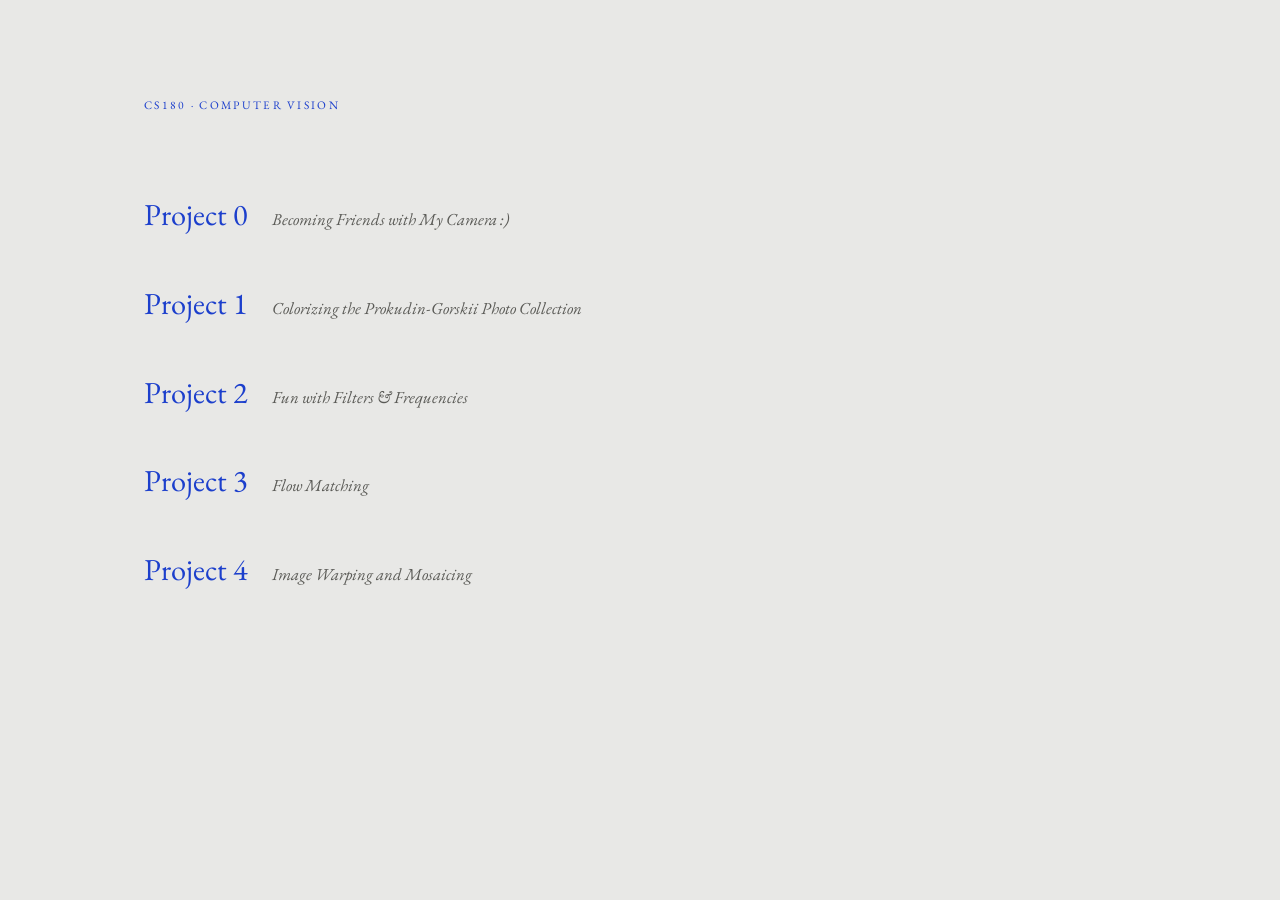
<file: index.html>
<!DOCTYPE html>
<html lang="en">
<head>
    <meta charset="utf-8">
    <meta name="viewport" content="width=device-width, initial-scale=1">
    <title>Aditya Dawar — CS180</title>
    <link href="https://fonts.googleapis.com/css2?family=EB+Garamond:ital,wght@0,400;0,700;1,400&display=swap" rel="stylesheet">
    <link rel="stylesheet" href="style.css">
</head>
<body>
<main>
    <p class="label">CS180 &middot; Computer Vision</p>

    <ul class="index">
        <li>
            <a href="./0/index.html">
                Project 0
                <span>Becoming Friends with My Camera :&rpar;</span>
            </a>
        </li>
        <li>
            <a href="./1/index.html">
                Project 1
                <span>Colorizing the Prokudin-Gorskii Photo Collection</span>
            </a>
        </li>
        <li>
            <a href="./2/index.html">
                Project 2
                <span>Fun with Filters & Frequencies</span>
            </a>
        </li>
        <li>
            <a href="./3/submission/index.html">
                Project 3
                <span>Flow Matching</span>
            </a>
        </li>
        <li>
            <a href="./4a/index.html">
                Project 4
                <span>Image Warping and Mosaicing</span>
            </a>
        </li>
    </ul>
</main>
</body>
</html>
</file>
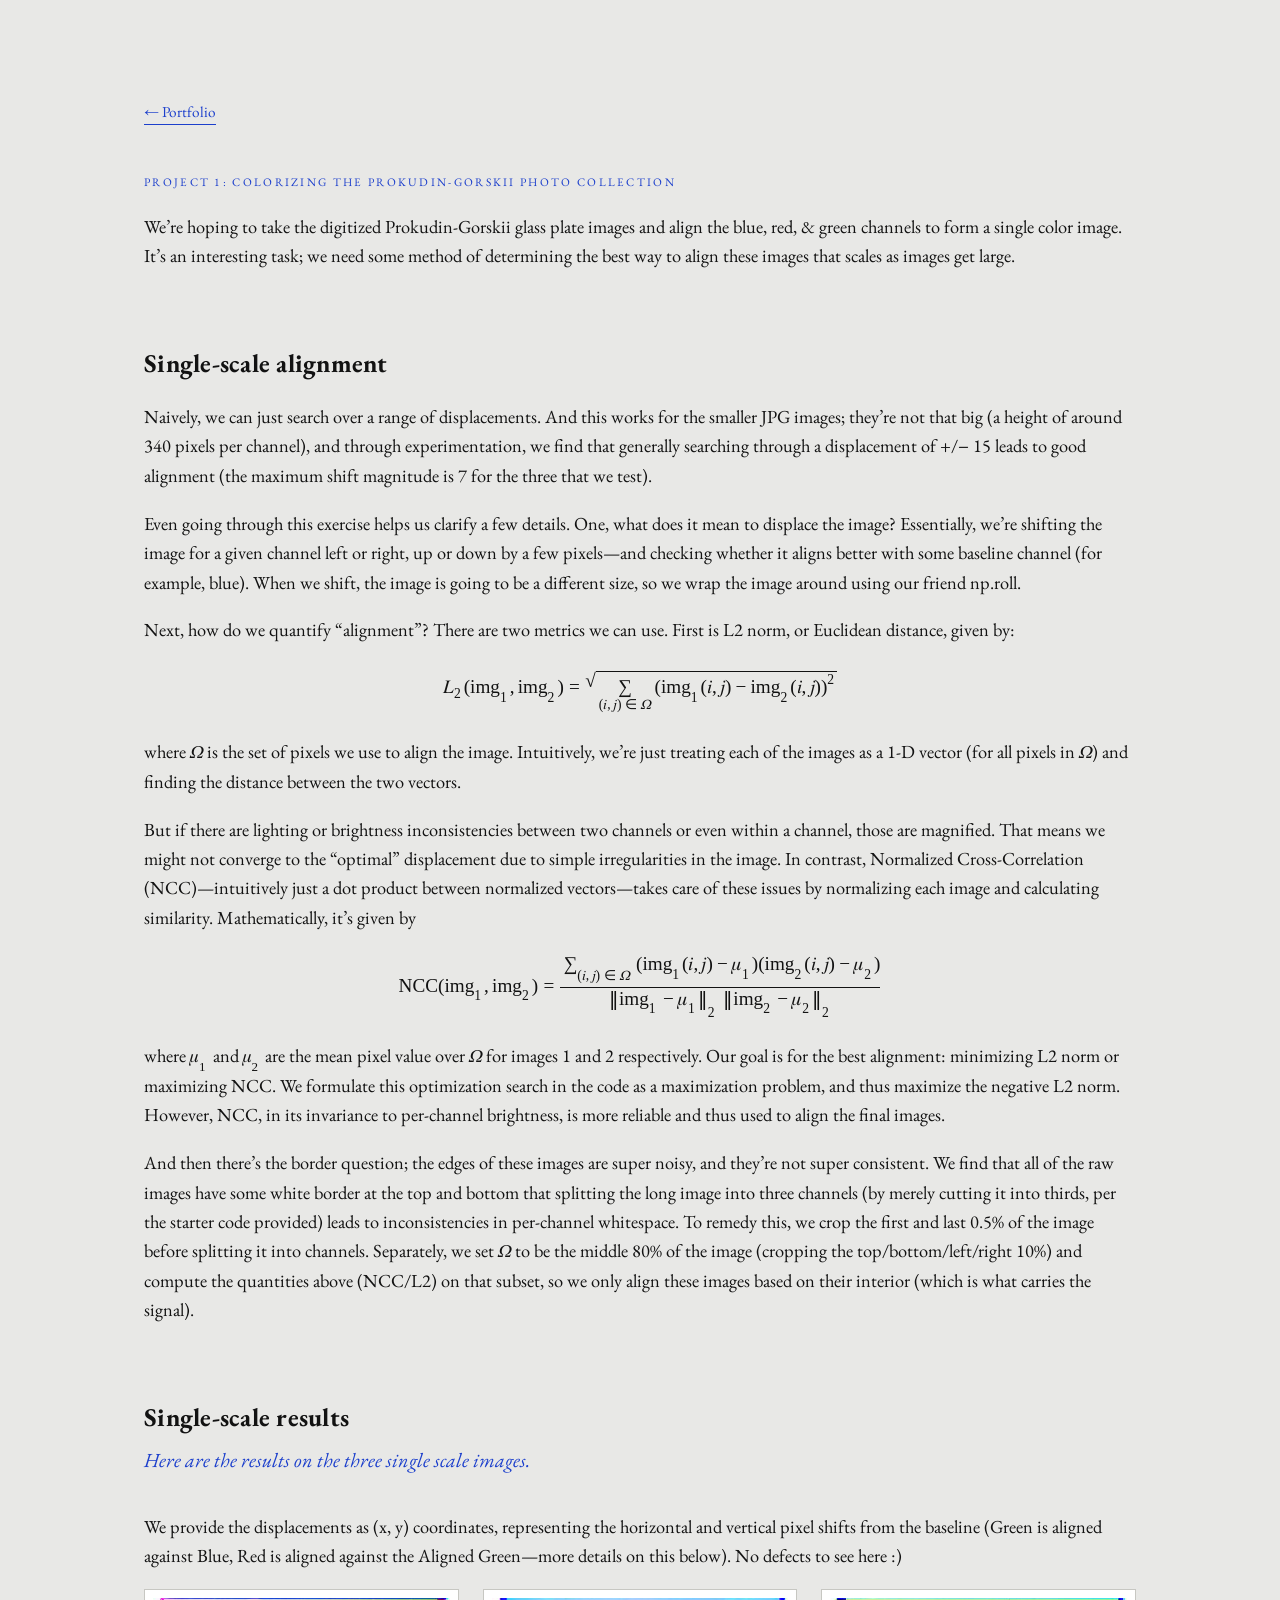
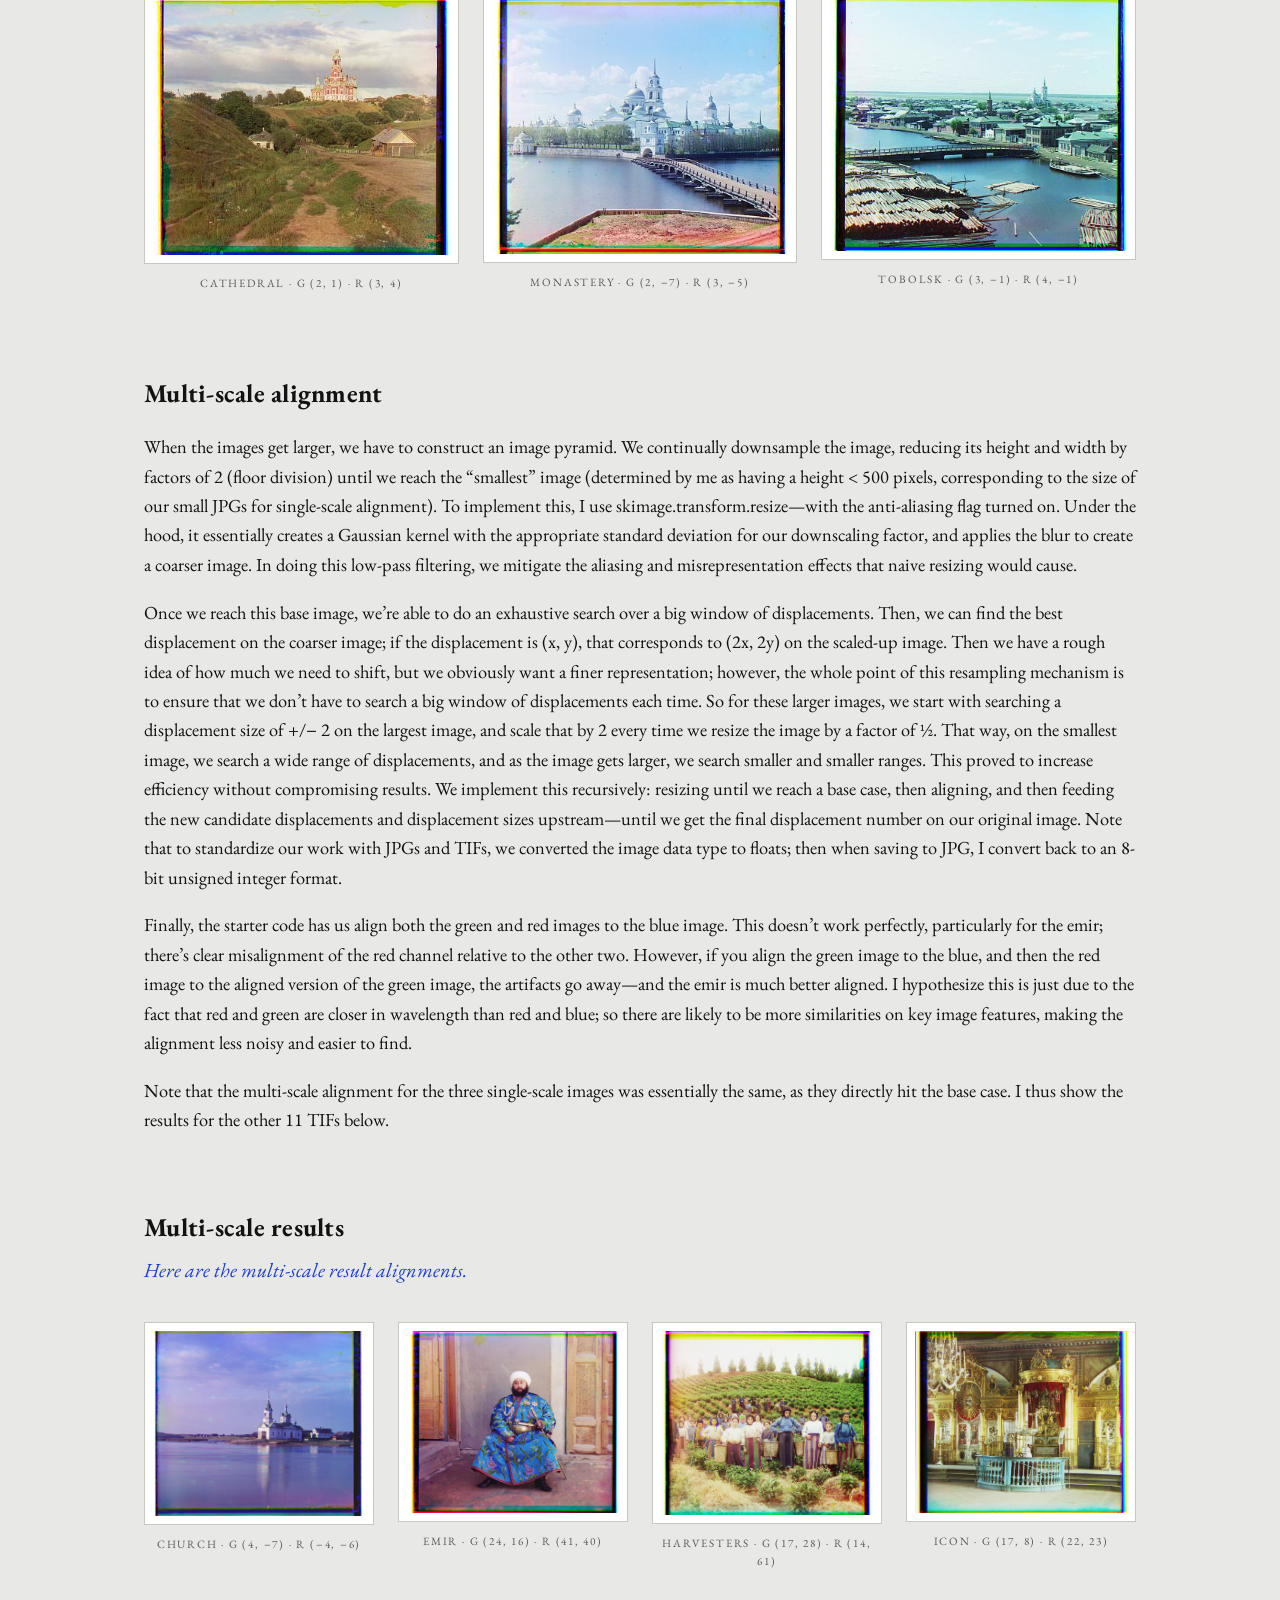
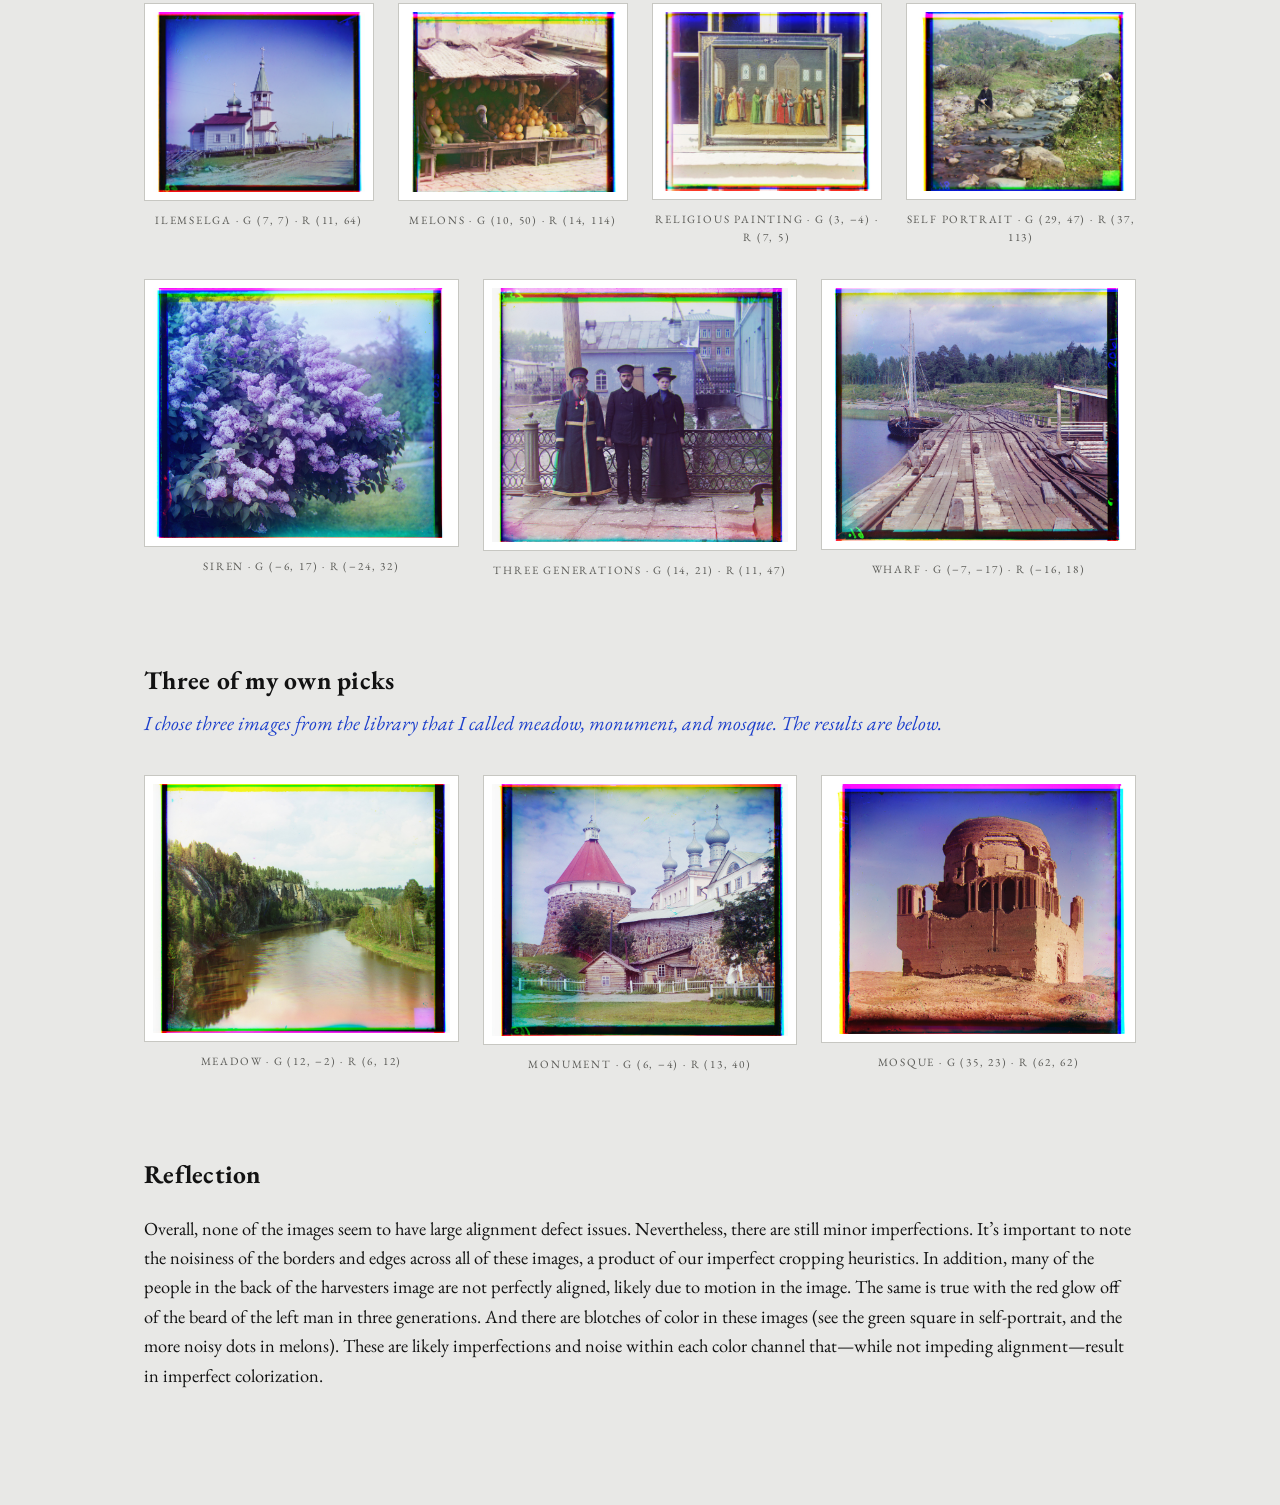
<file: 1/index.html>
<!DOCTYPE html>
<html lang="en">
<head>
    <meta charset="utf-8">
    <meta name="viewport" content="width=device-width, initial-scale=1">
    <title>Project 1</title>
    <link href="https://fonts.googleapis.com/css2?family=EB+Garamond:ital,wght@0,400;0,700;1,400&display=swap" rel="stylesheet">
    <link rel="stylesheet" href="../style.css">
</head>
<body>
<main>
    <a class="back" href="../index.html">&larr; Portfolio</a>
    <p class="label">Project 1: Colorizing the Prokudin-Gorskii Photo Collection</p>

    <p>We’re hoping to take the digitized Prokudin-Gorskii glass plate images and align the blue, red, &amp; green channels to form a single color image. It’s an interesting task; we need some method of determining the best way to align these images that scales as images get large.</p>

    <section>
        <h2>Single-scale alignment</h2>

        <p>Naively, we can just search over a range of displacements. And this works for the smaller JPG images; they’re not that big (a height of around 340 pixels per channel), and through experimentation, we find that generally searching through a displacement of +/&#8722; 15 leads to good alignment (the maximum shift magnitude is 7 for the three that we test).</p>

        <p>Even going through this exercise helps us clarify a few details. One, what does it mean to displace the image? Essentially, we’re shifting the image for a given channel left or right, up or down by a few pixels—and checking whether it aligns better with some baseline channel (for example, blue). When we shift, the image is going to be a different size, so we wrap the image around using our friend np.roll.</p>

        <p>Next, how do we quantify “alignment”? There are two metrics we can use. First is L2 norm, or Euclidean distance, given by:</p>

        <!-- AI-assisted in converting LaTeX to HTML math -->
        <math display="block" displaystyle="true">
            <mrow>
                <msub><mi>L</mi><mn>2</mn></msub>
                <mo stretchy="false">(</mo>
                <msub><mi>img</mi><mn>1</mn></msub><mo>,</mo>
                <msub><mi>img</mi><mn>2</mn></msub>
                <mo stretchy="false">)</mo>
                <mo>=</mo>
                <msqrt>
                    <munder>
                        <mo>&#x2211;</mo>
                        <mrow><mo>(</mo><mi>i</mi><mo>,</mo><mi>j</mi><mo>)</mo><mo>&#x2208;</mo><mi>&#x3A9;</mi></mrow>
                    </munder>
                    <msup>
                        <mrow>
                            <mo>(</mo>
                            <msub><mi>img</mi><mn>1</mn></msub><mo>(</mo><mi>i</mi><mo>,</mo><mi>j</mi><mo>)</mo>
                            <mo>&#x2212;</mo>
                            <msub><mi>img</mi><mn>2</mn></msub><mo>(</mo><mi>i</mi><mo>,</mo><mi>j</mi><mo>)</mo>
                            <mo>)</mo>
                        </mrow>
                        <mn>2</mn>
                    </msup>
                </msqrt>
            </mrow>
        </math>

        <p>where <math><mi>&#x3A9;</mi></math> is the set of pixels we use to align the image. Intuitively, we’re just treating each of the images as a 1-D vector (for all pixels in <math><mi>&#x3A9;</mi></math>) and finding the distance between the two vectors.</p>

        <p>But if there are lighting or brightness inconsistencies between two channels or even within a channel, those are magnified. That means we might not converge to the “optimal” displacement due to simple irregularities in the image. In contrast, Normalized Cross-Correlation (NCC)—intuitively just a dot product between normalized vectors—takes care of these issues by normalizing each image and calculating similarity. Mathematically, it’s given by</p>

        <!-- AI-assisted in converting LaTeX to HTML math -->
        <math display="block" displaystyle="true">
            <mrow>
                <mi>NCC</mi>
                <mo stretchy="false">(</mo>
                <msub><mi>img</mi><mn>1</mn></msub><mo>,</mo>
                <msub><mi>img</mi><mn>2</mn></msub>
                <mo stretchy="false">)</mo>
                <mo>=</mo>
                <mfrac>
                    <mrow>
                        <munder>
                            <mo>&#x2211;</mo>
                            <mrow><mo>(</mo><mi>i</mi><mo>,</mo><mi>j</mi><mo>)</mo><mo>&#x2208;</mo><mi>&#x3A9;</mi></mrow>
                        </munder>
                        <mo>(</mo>
                        <msub><mi>img</mi><mn>1</mn></msub><mo>(</mo><mi>i</mi><mo>,</mo><mi>j</mi><mo>)</mo>
                        <mo>&#x2212;</mo>
                        <msub><mi>&#x3BC;</mi><mn>1</mn></msub>
                        <mo>)</mo>
                        <mo>(</mo>
                        <msub><mi>img</mi><mn>2</mn></msub><mo>(</mo><mi>i</mi><mo>,</mo><mi>j</mi><mo>)</mo>
                        <mo>&#x2212;</mo>
                        <msub><mi>&#x3BC;</mi><mn>2</mn></msub>
                        <mo>)</mo>
                    </mrow>
                    <mrow>
                        <msub>
                            <mrow><mo>&#x2016;</mo><msub><mi>img</mi><mn>1</mn></msub><mo>&#x2212;</mo><msub><mi>&#x3BC;</mi><mn>1</mn></msub><mo>&#x2016;</mo></mrow>
                            <mn>2</mn>
                        </msub>
                        <mspace width=".3em"></mspace>
                        <msub>
                            <mrow><mo>&#x2016;</mo><msub><mi>img</mi><mn>2</mn></msub><mo>&#x2212;</mo><msub><mi>&#x3BC;</mi><mn>2</mn></msub><mo>&#x2016;</mo></mrow>
                            <mn>2</mn>
                        </msub>
                    </mrow>
                </mfrac>
            </mrow>
        </math>

        <p>where <math><msub><mi>&#x3BC;</mi><mn>1</mn></msub></math> and <math><msub><mi>&#x3BC;</mi><mn>2</mn></msub></math> are the mean pixel value over <math><mi>&#x3A9;</mi></math> for images 1 and 2 respectively. Our goal is for the best alignment: minimizing L2 norm or maximizing NCC. We formulate this optimization search in the code as a maximization problem, and thus maximize the negative L2 norm. However, NCC, in its invariance to per-channel brightness, is more reliable and thus used to align the final images.</p>

        <p>And then there’s the border question; the edges of these images are super noisy, and they’re not super consistent. We find that all of the raw images have some white border at the top and bottom that splitting the long image into three channels (by merely cutting it into thirds, per the starter code provided) leads to inconsistencies in per-channel whitespace. To remedy this, we crop the first and last 0.5% of the image before splitting it into channels. Separately, we set <math><mi>&#x3A9;</mi></math> to be the middle 80% of the image (cropping the top/bottom/left/right 10%) and compute the quantities above (NCC/L2) on that subset, so we only align these images based on their interior (which is what carries the signal).</p>
    </section>

    <section>
        <h2>Single-scale results</h2>
        <p class="quip">Here are the results on the three single scale images.</p>
        <p>We provide the displacements as (x, y) coordinates, representing the horizontal and vertical pixel shifts from the baseline (Green is aligned against Blue, Red is aligned against the Aligned Green—more details on this below). No defects to see here :)</p>
        <div class="row">
            <figure>
                <img src="out/out_cathedral.jpg" alt="Cathedral, aligned" loading="lazy">
                <figcaption>cathedral &middot; G (2, 1) &middot; R (3, 4)</figcaption>
                <p class="note"><!-- optional comment --></p>
            </figure>
            <figure>
                <img src="out/out_monastery.jpg" alt="Monastery, aligned" loading="lazy">
                <figcaption>monastery &middot; G (2, &#8722;7) &middot; R (3, &#8722;5)</figcaption>
                <p class="note"><!-- optional comment --></p>
            </figure>
            <figure>
                <img src="out/out_tobolsk.jpg" alt="Tobolsk, aligned" loading="lazy">
                <figcaption>tobolsk &middot; G (3, &#8722;1) &middot; R (4, &#8722;1)</figcaption>
                <p class="note"><!-- optional comment --></p>
            </figure>
        </div>
    </section>

    <section>
        <h2>Multi-scale alignment</h2>

        <p>When the images get larger, we have to construct an image pyramid. We continually downsample the image, reducing its height and width by factors of 2 (floor division) until we reach the “smallest” image (determined by me as having a height &lt; 500 pixels, corresponding to the size of our small JPGs for single-scale alignment). To implement this, I use skimage.transform.resize—with the anti-aliasing flag turned on. Under the hood, it essentially creates a Gaussian kernel with the appropriate standard deviation for our downscaling factor, and applies the blur to create a coarser image. In doing this low-pass filtering, we mitigate the aliasing and misrepresentation effects that naive resizing would cause.</p>

        <p>Once we reach this base image, we’re able to do an exhaustive search over a big window of displacements. Then, we can find the best displacement on the coarser image; if the displacement is (x, y), that corresponds to (2x, 2y) on the scaled-up image. Then we have a rough idea of how much we need to shift, but we obviously want a finer representation; however, the whole point of this resampling mechanism is to ensure that we don’t have to search a big window of displacements each time. So for these larger images, we start with searching a displacement size of +/&#8722; 2 on the largest image, and scale that by 2 every time we resize the image by a factor of ½. That way, on the smallest image, we search a wide range of displacements, and as the image gets larger, we search smaller and smaller ranges. This proved to increase efficiency without compromising results. We implement this recursively: resizing until we reach a base case, then aligning, and then feeding the new candidate displacements and displacement sizes upstream—until we get the final displacement number on our original image. Note that to standardize our work with JPGs and TIFs, we converted the image data type to floats; then when saving to JPG, I convert back to an 8-bit unsigned integer format.</p>

        <p>Finally, the starter code has us align both the green and red images to the blue image. This doesn’t work perfectly, particularly for the emir; there’s clear misalignment of the red channel relative to the other two. However, if you align the green image to the blue, and then the red image to the aligned version of the green image, the artifacts go away—and the emir is much better aligned. I hypothesize this is just due to the fact that red and green are closer in wavelength than red and blue; so there are likely to be more similarities on key image features, making the alignment less noisy and easier to find.</p>

        <p>Note that the multi-scale alignment for the three single-scale images was essentially the same, as they directly hit the base case. I thus show the results for the other 11 TIFs below.</p>
    </section>

    <section>
        <h2>Multi-scale results</h2>
        <p class="quip">Here are the multi-scale result alignments.</p>
        <div class="row">
            <figure>
                <img src="out/out_church.jpg" alt="Church, aligned" loading="lazy">
                <figcaption>church &middot; G (4, &#8722;7) &middot; R (&#8722;4, &#8722;6)</figcaption>
                <p class="note"><!-- optional comment --></p>
            </figure>
            <figure>
                <img src="out/out_emir.jpg" alt="Emir, aligned" loading="lazy">
                <figcaption>emir &middot; G (24, 16) &middot; R (41, 40)</figcaption>
                <p class="note"><!-- optional comment --></p>
            </figure>
            <figure>
                <img src="out/out_harvesters.jpg" alt="Harvesters, aligned" loading="lazy">
                <figcaption>harvesters &middot; G (17, 28) &middot; R (14, 61)</figcaption>
                <p class="note"><!-- optional comment --></p>
            </figure>
            <figure>
                <img src="out/out_icon.jpg" alt="Icon, aligned" loading="lazy">
                <figcaption>icon &middot; G (17, 8) &middot; R (22, 23)</figcaption>
                <p class="note"><!-- optional comment --></p>
            </figure>
            <figure>
                <img src="out/out_ilemselga.jpg" alt="Ilemselga, aligned" loading="lazy">
                <figcaption>ilemselga &middot; G (7, 7) &middot; R (11, 64)</figcaption>
                <p class="note"><!-- optional comment --></p>
            </figure>
            <figure>
                <img src="out/out_melons.jpg" alt="Melons, aligned" loading="lazy">
                <figcaption>melons &middot; G (10, 50) &middot; R (14, 114)</figcaption>
                <p class="note"><!-- optional comment --></p>
            </figure>
            <figure>
                <img src="out/out_religous_painting.jpg" alt="Religious painting, aligned" loading="lazy">
                <figcaption>religious painting &middot; G (3, &#8722;4) &middot; R (7, 5)</figcaption>
                <p class="note"><!-- optional comment --></p>
            </figure>
            <figure>
                <img src="out/out_self_portrait.jpg" alt="Self portrait, aligned" loading="lazy">
                <figcaption>self portrait &middot; G (29, 47) &middot; R (37, 113)</figcaption>
                <p class="note"><!-- optional comment --></p>
            </figure>
            <figure>
                <img src="out/out_siren.jpg" alt="Siren, aligned" loading="lazy">
                <figcaption>siren &middot; G (&#8722;6, 17) &middot; R (&#8722;24, 32)</figcaption>
                <p class="note"><!-- optional comment --></p>
            </figure>
            <figure>
                <img src="out/out_three_generations.jpg" alt="Three generations, aligned" loading="lazy">
                <figcaption>three generations &middot; G (14, 21) &middot; R (11, 47)</figcaption>
                <p class="note"><!-- optional comment --></p>
            </figure>
            <figure>
                <img src="out/out_wharf.jpg" alt="Wharf, aligned" loading="lazy">
                <figcaption>wharf &middot; G (&#8722;7, &#8722;17) &middot; R (&#8722;16, 18)</figcaption>
                <p class="note"><!-- optional comment --></p>
            </figure>
        </div>
    </section>

    <section>
        <h2>Three of my own picks</h2>
        <p class="quip">I chose three images from the library that I called meadow, monument, and mosque. The results are below.</p>
        <div class="row">
            <figure>
                <img src="out/out_meadow.jpg" alt="Meadow, aligned" loading="lazy">
                <figcaption>meadow &middot; G (12, &#8722;2) &middot; R (6, 12)</figcaption>
                <p class="note"><!-- optional comment --></p>
            </figure>
            <figure>
                <img src="out/out_monument.jpg" alt="Monument, aligned" loading="lazy">
                <figcaption>monument &middot; G (6, &#8722;4) &middot; R (13, 40)</figcaption>
                <p class="note"><!-- optional comment --></p>
            </figure>
            <figure>
                <img src="out/out_mosque.jpg" alt="Mosque, aligned" loading="lazy">
                <figcaption>mosque &middot; G (35, 23) &middot; R (62, 62)</figcaption>
                <p class="note"><!-- optional comment --></p>
            </figure>
        </div>
    </section>

    <section>
        <h2>Reflection</h2>
        <p>Overall, none of the images seem to have large alignment defect issues. Nevertheless, there are still minor imperfections. It’s important to note the noisiness of the borders and edges across all of these images, a product of our imperfect cropping heuristics. In addition, many of the people in the back of the harvesters image are not perfectly aligned, likely due to motion in the image. The same is true with the red glow off of the beard of the left man in three generations. And there are blotches of color in these images (see the green square in self-portrait, and the more noisy dots in melons). These are likely imperfections and noise within each color channel that—while not impeding alignment—result in imperfect colorization.</p>
    </section>
</main>
</body>
</html>
</file>
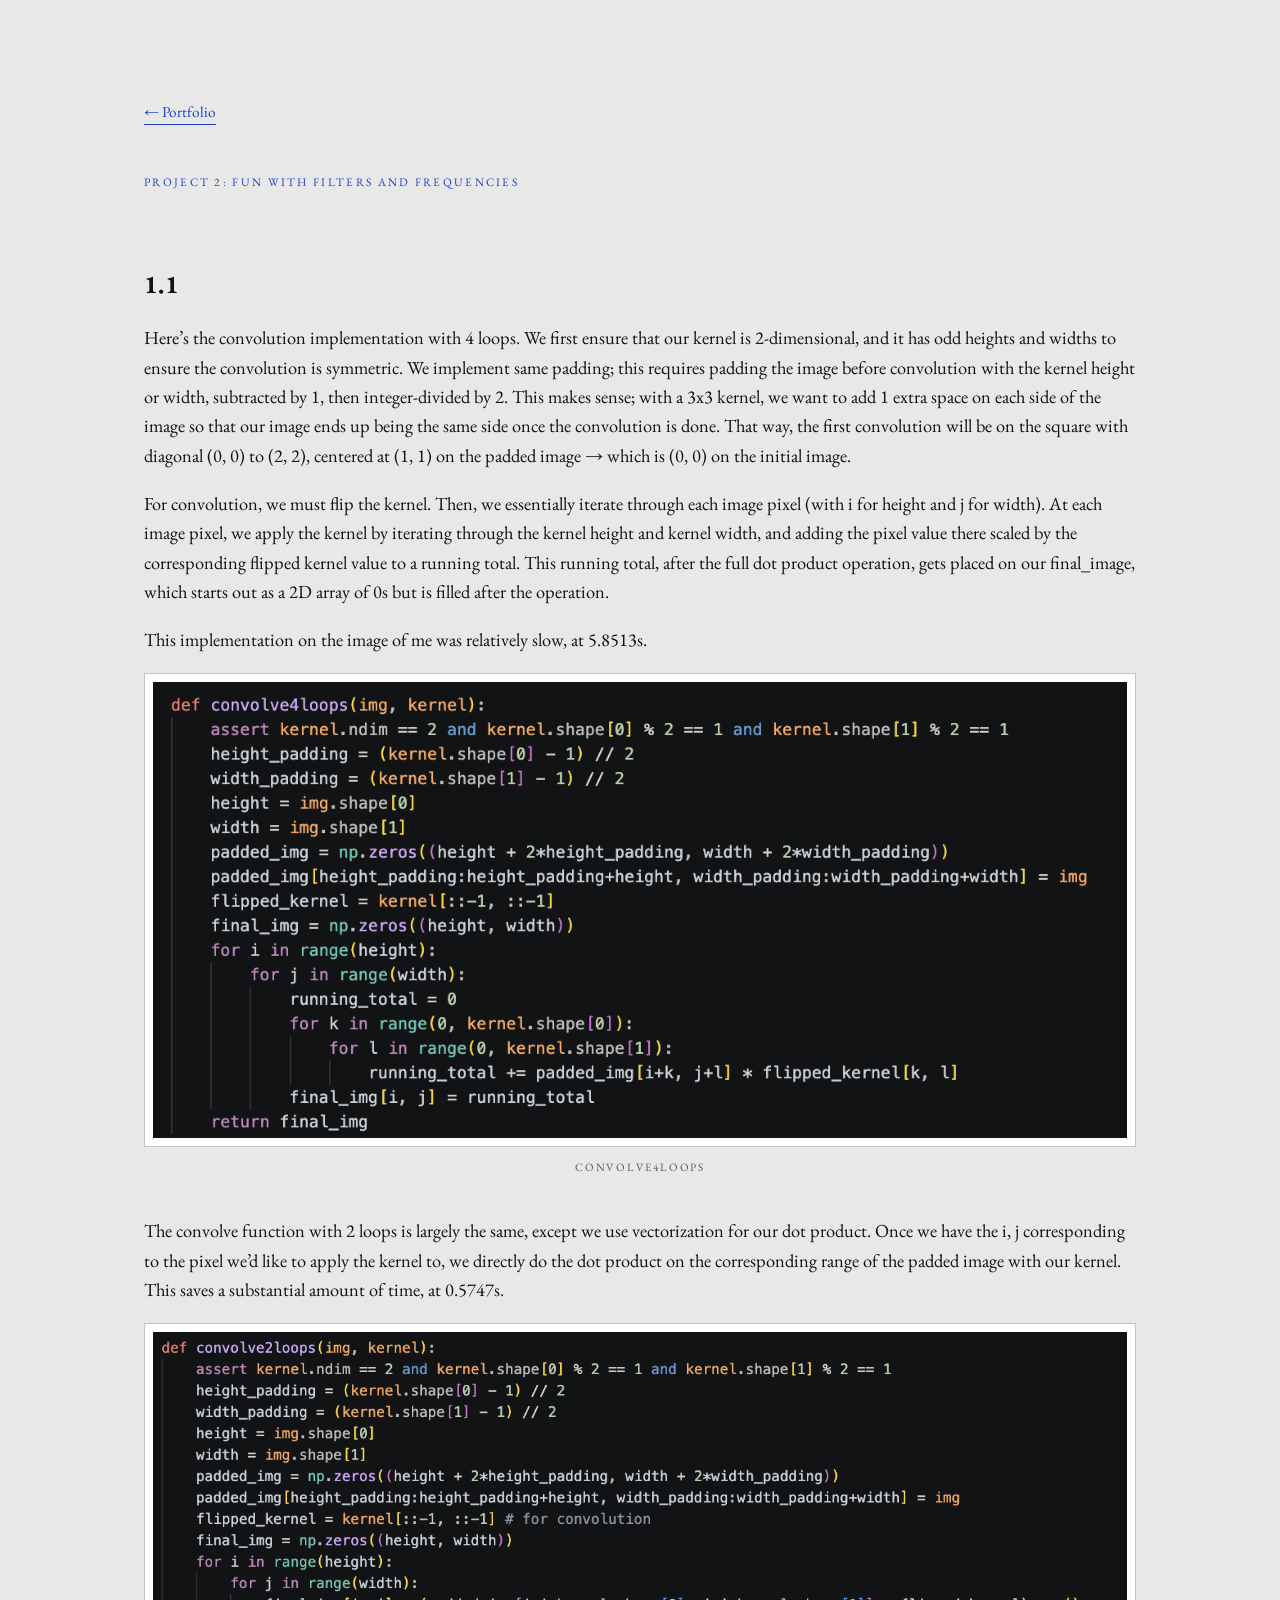
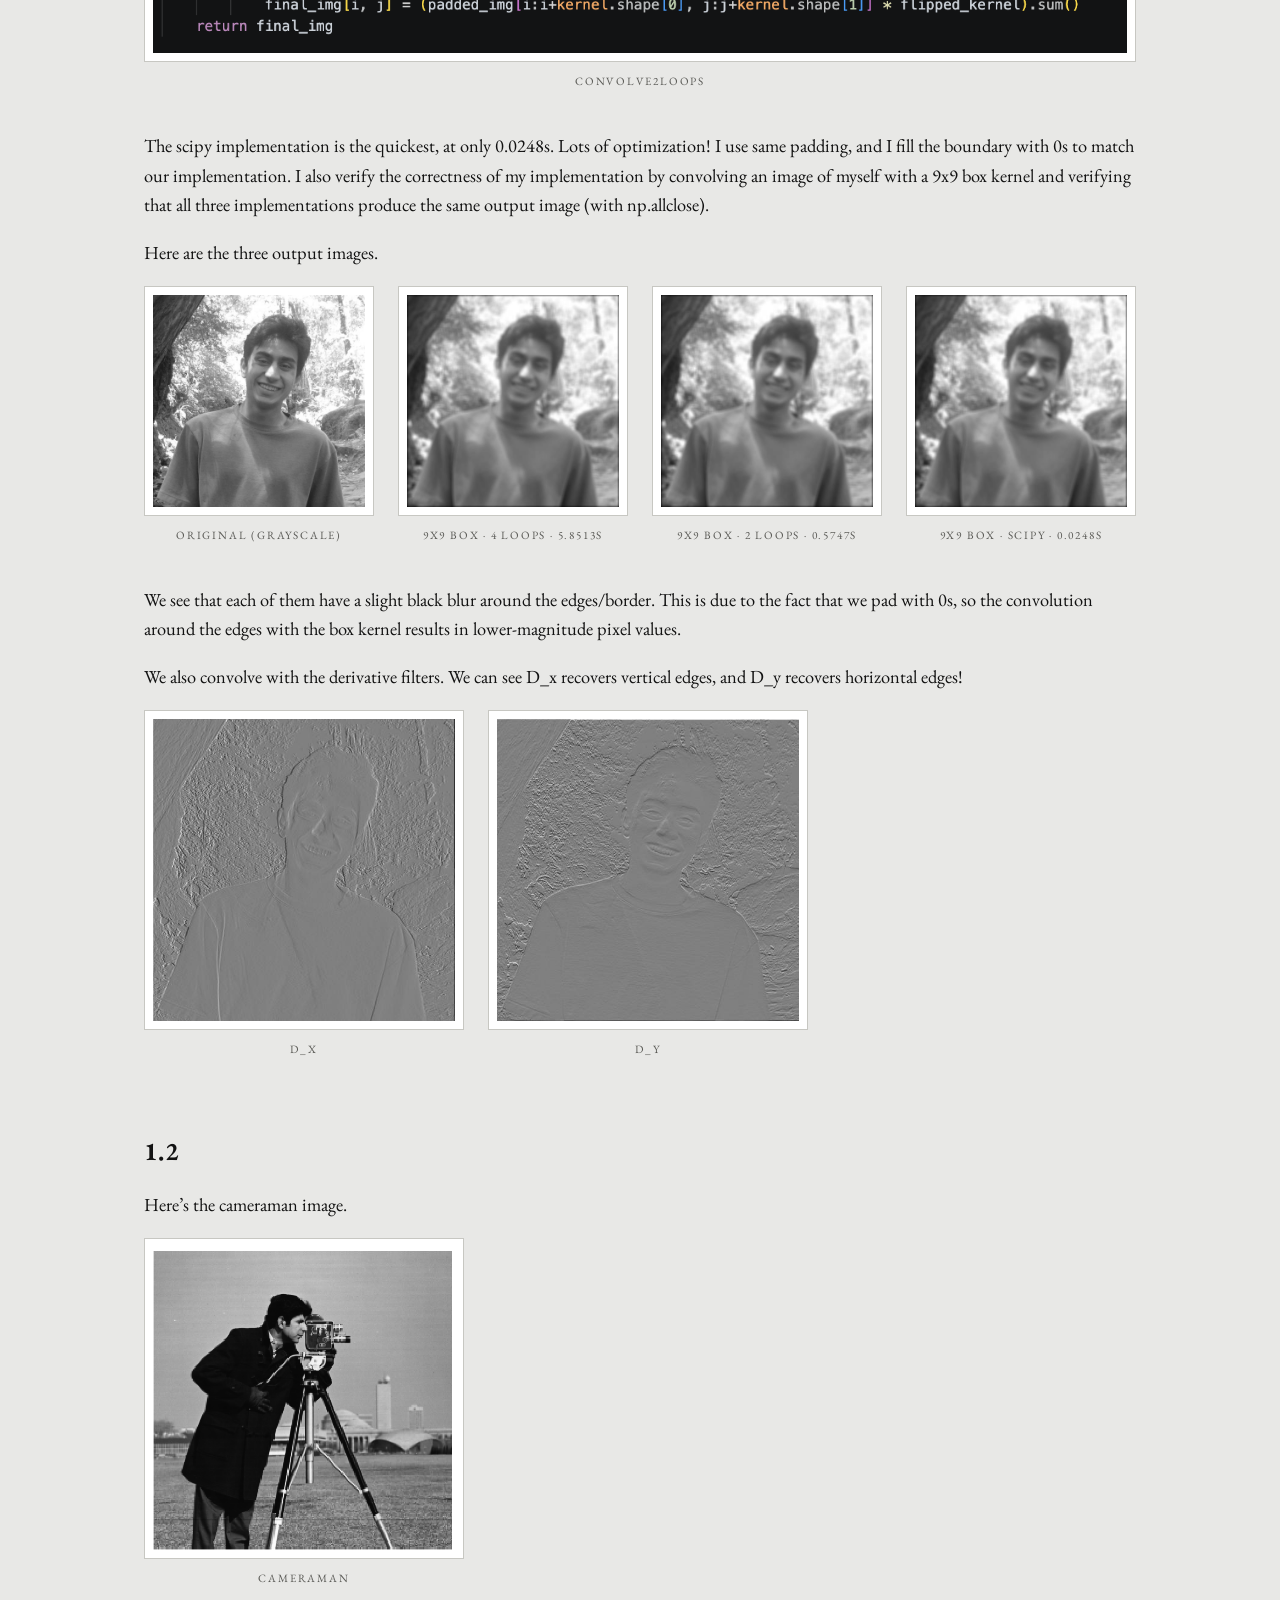
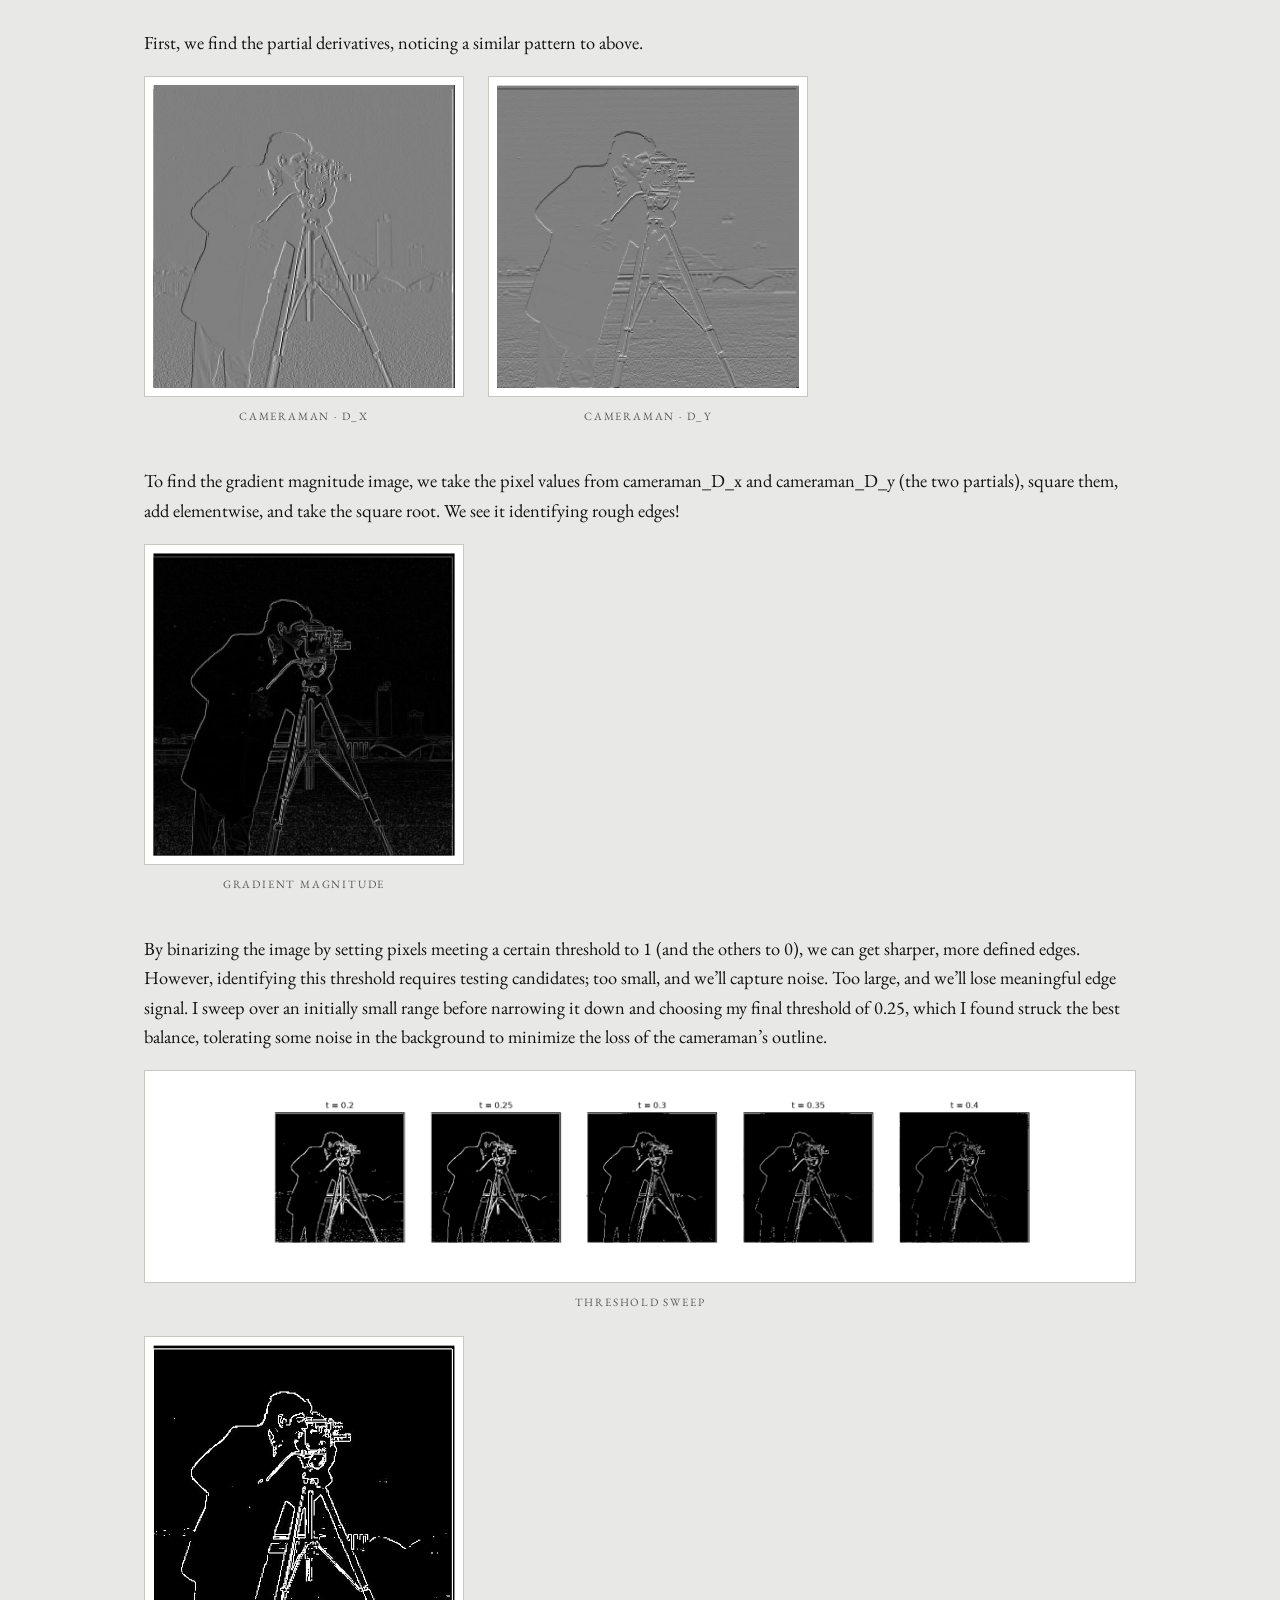
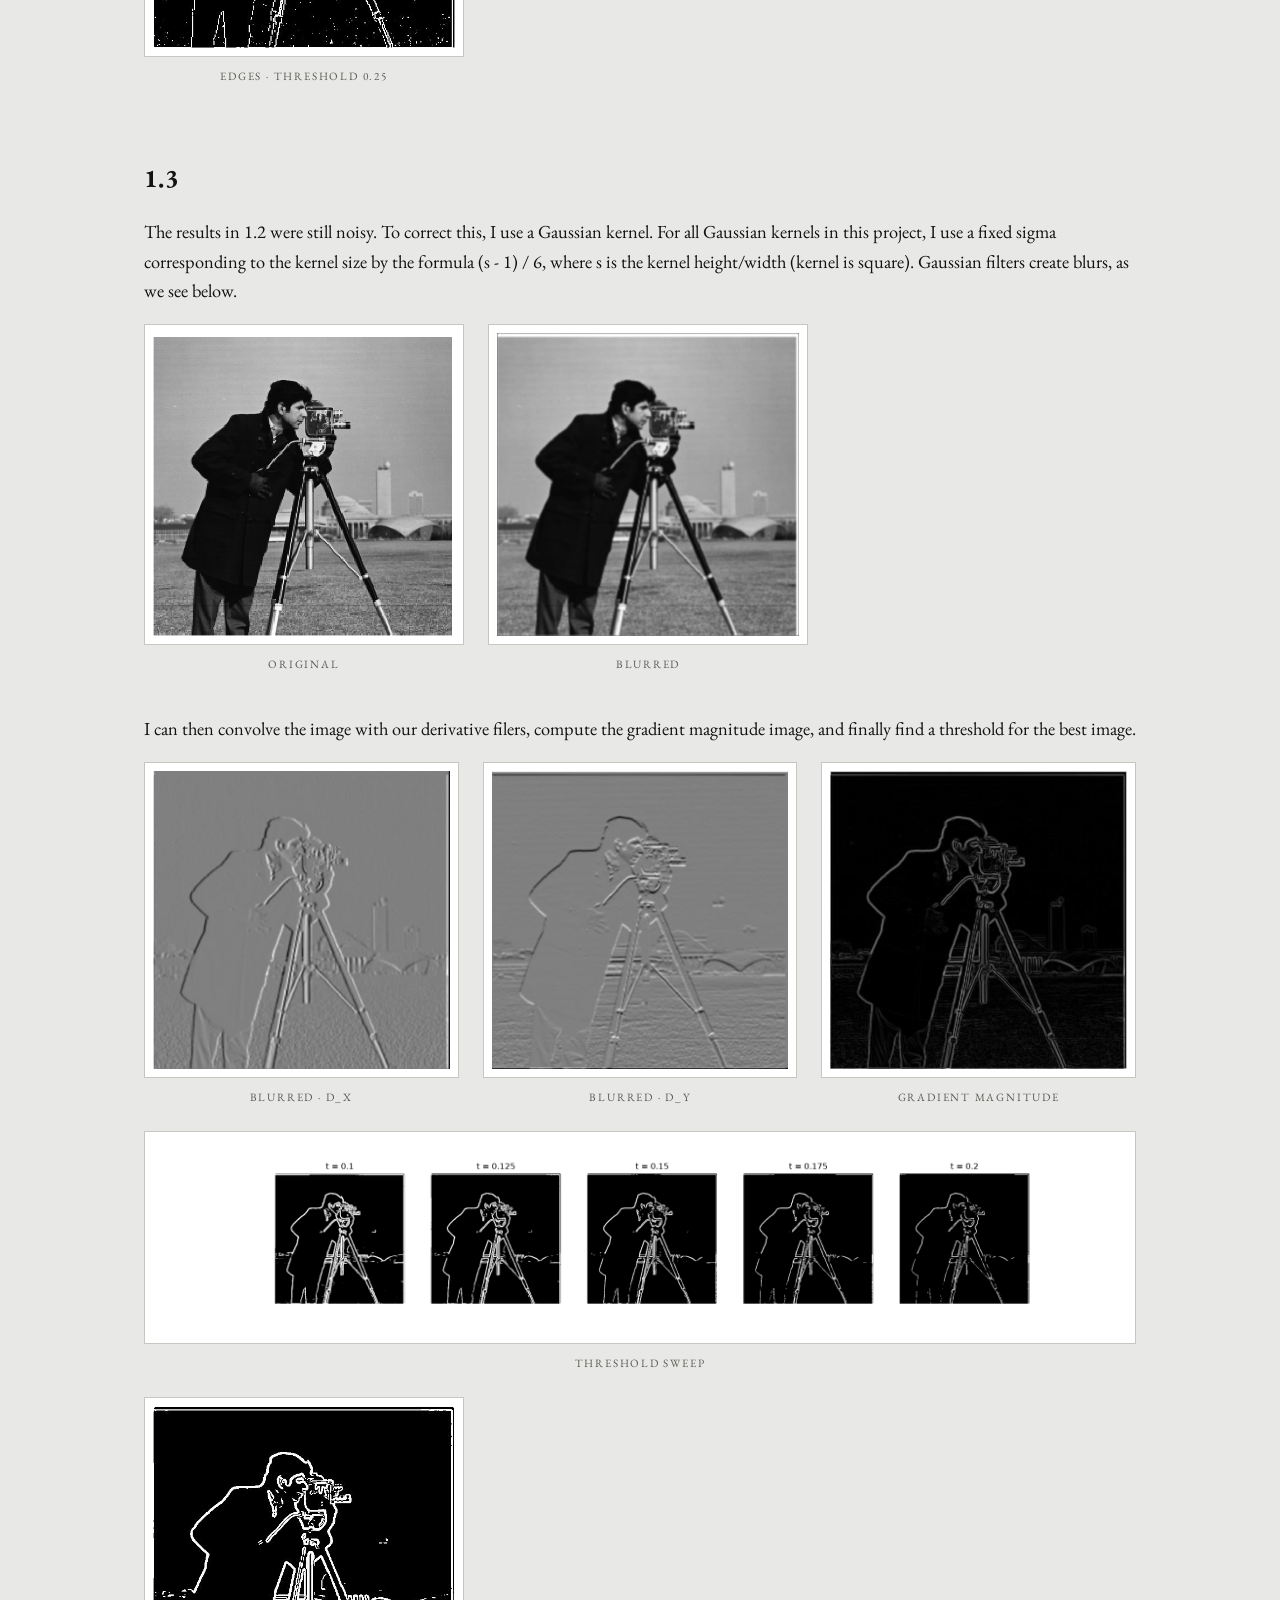
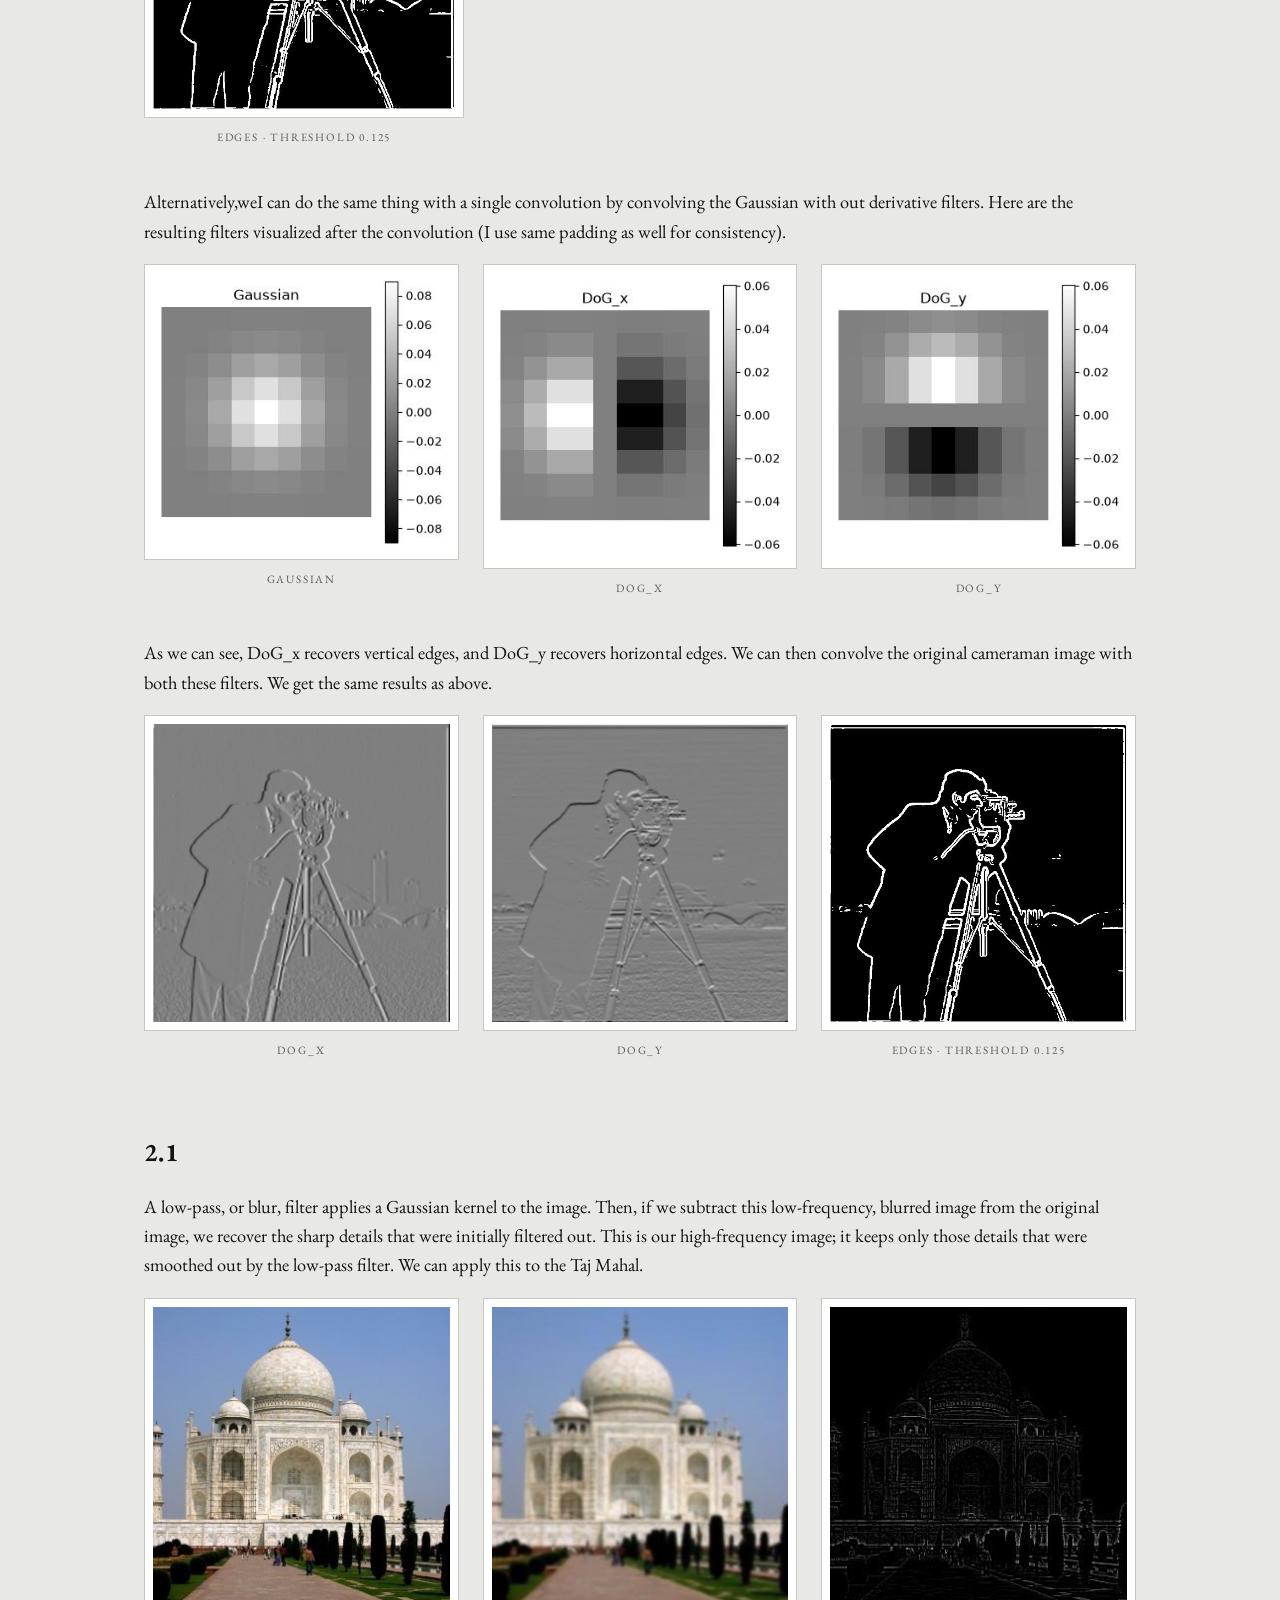
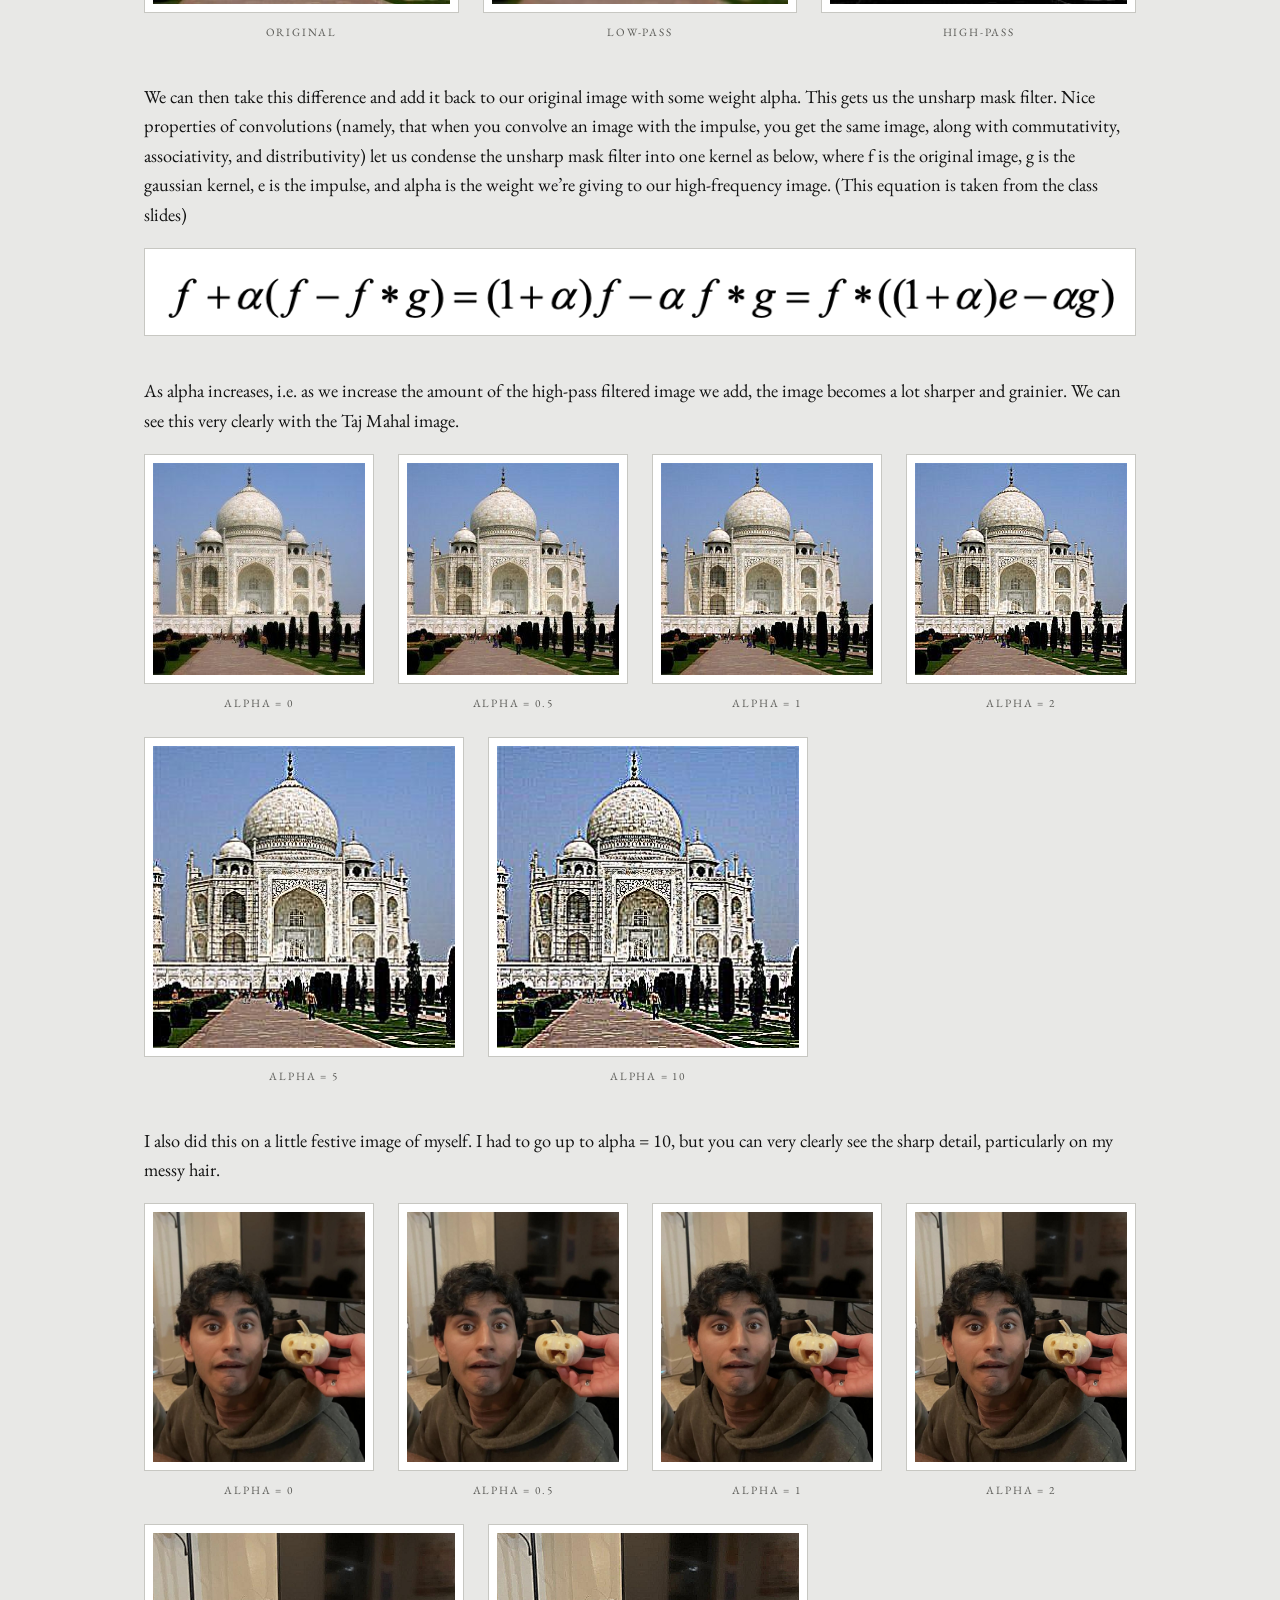
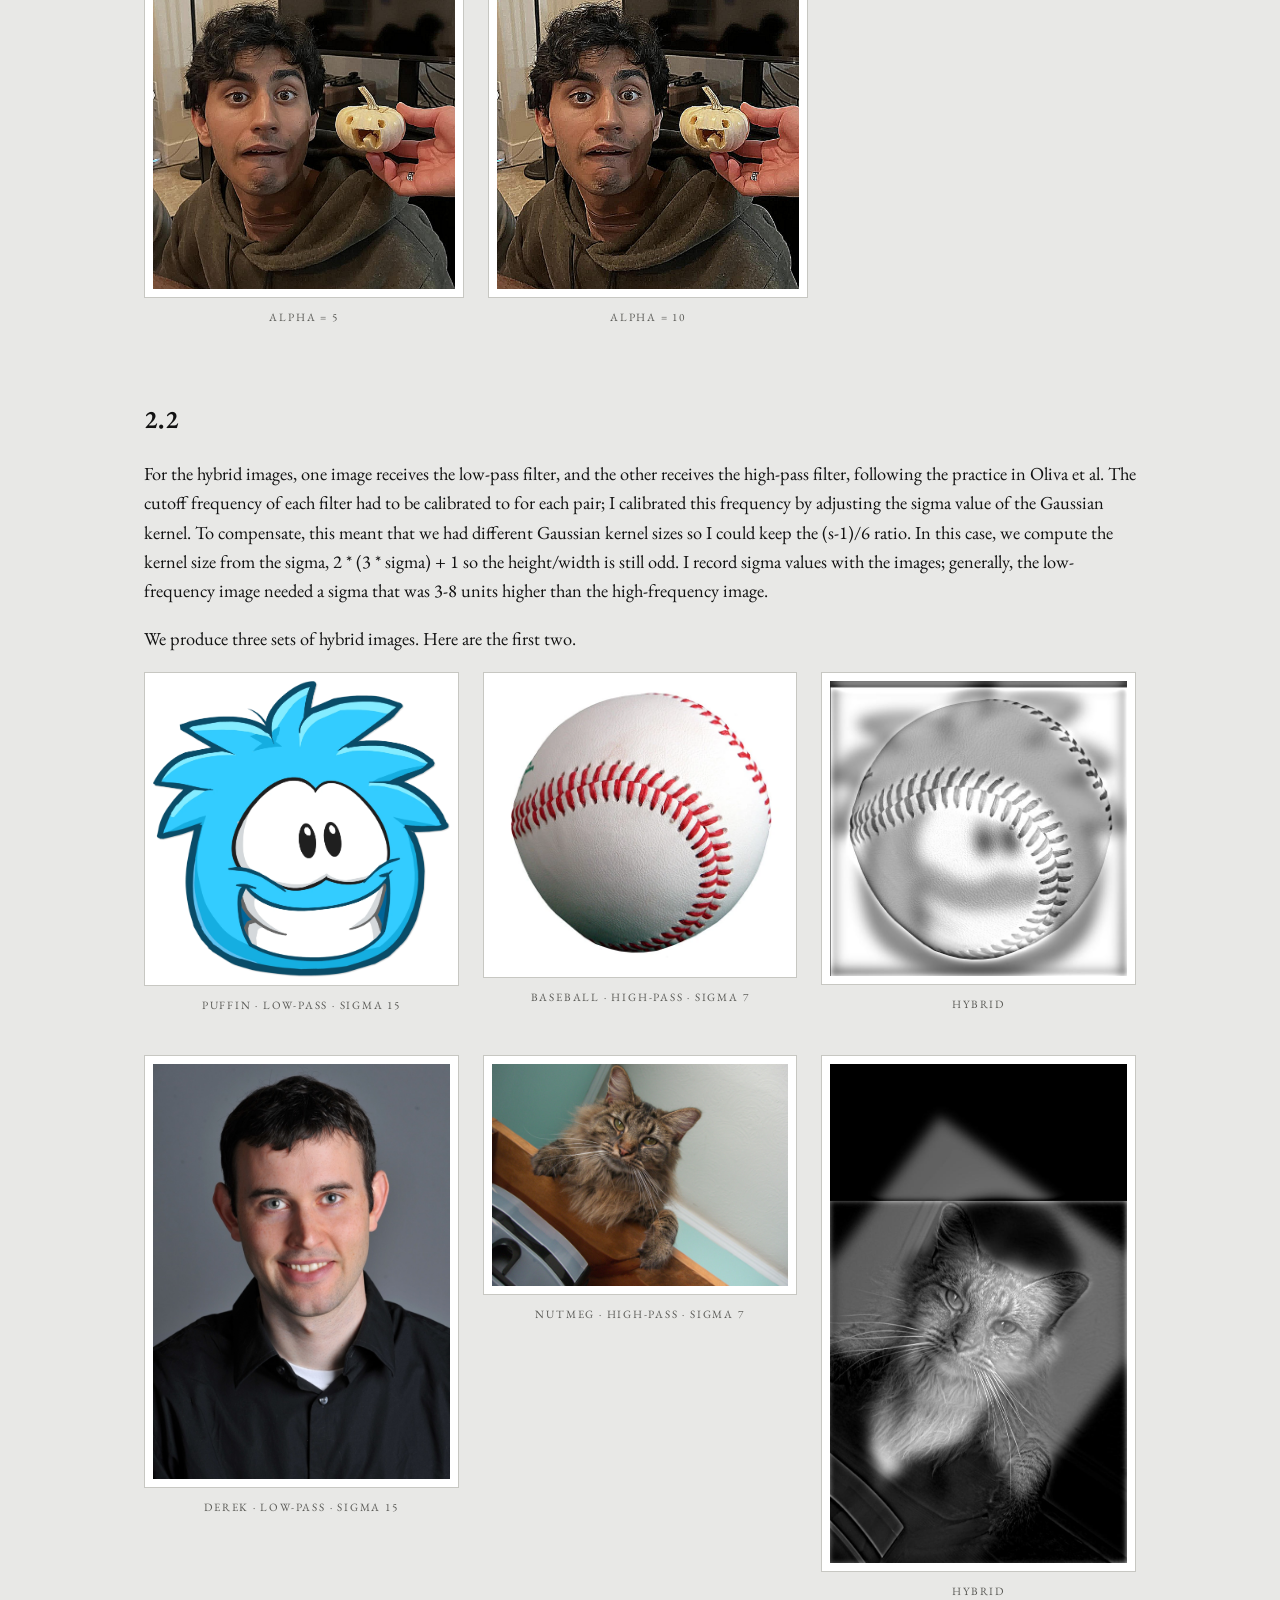
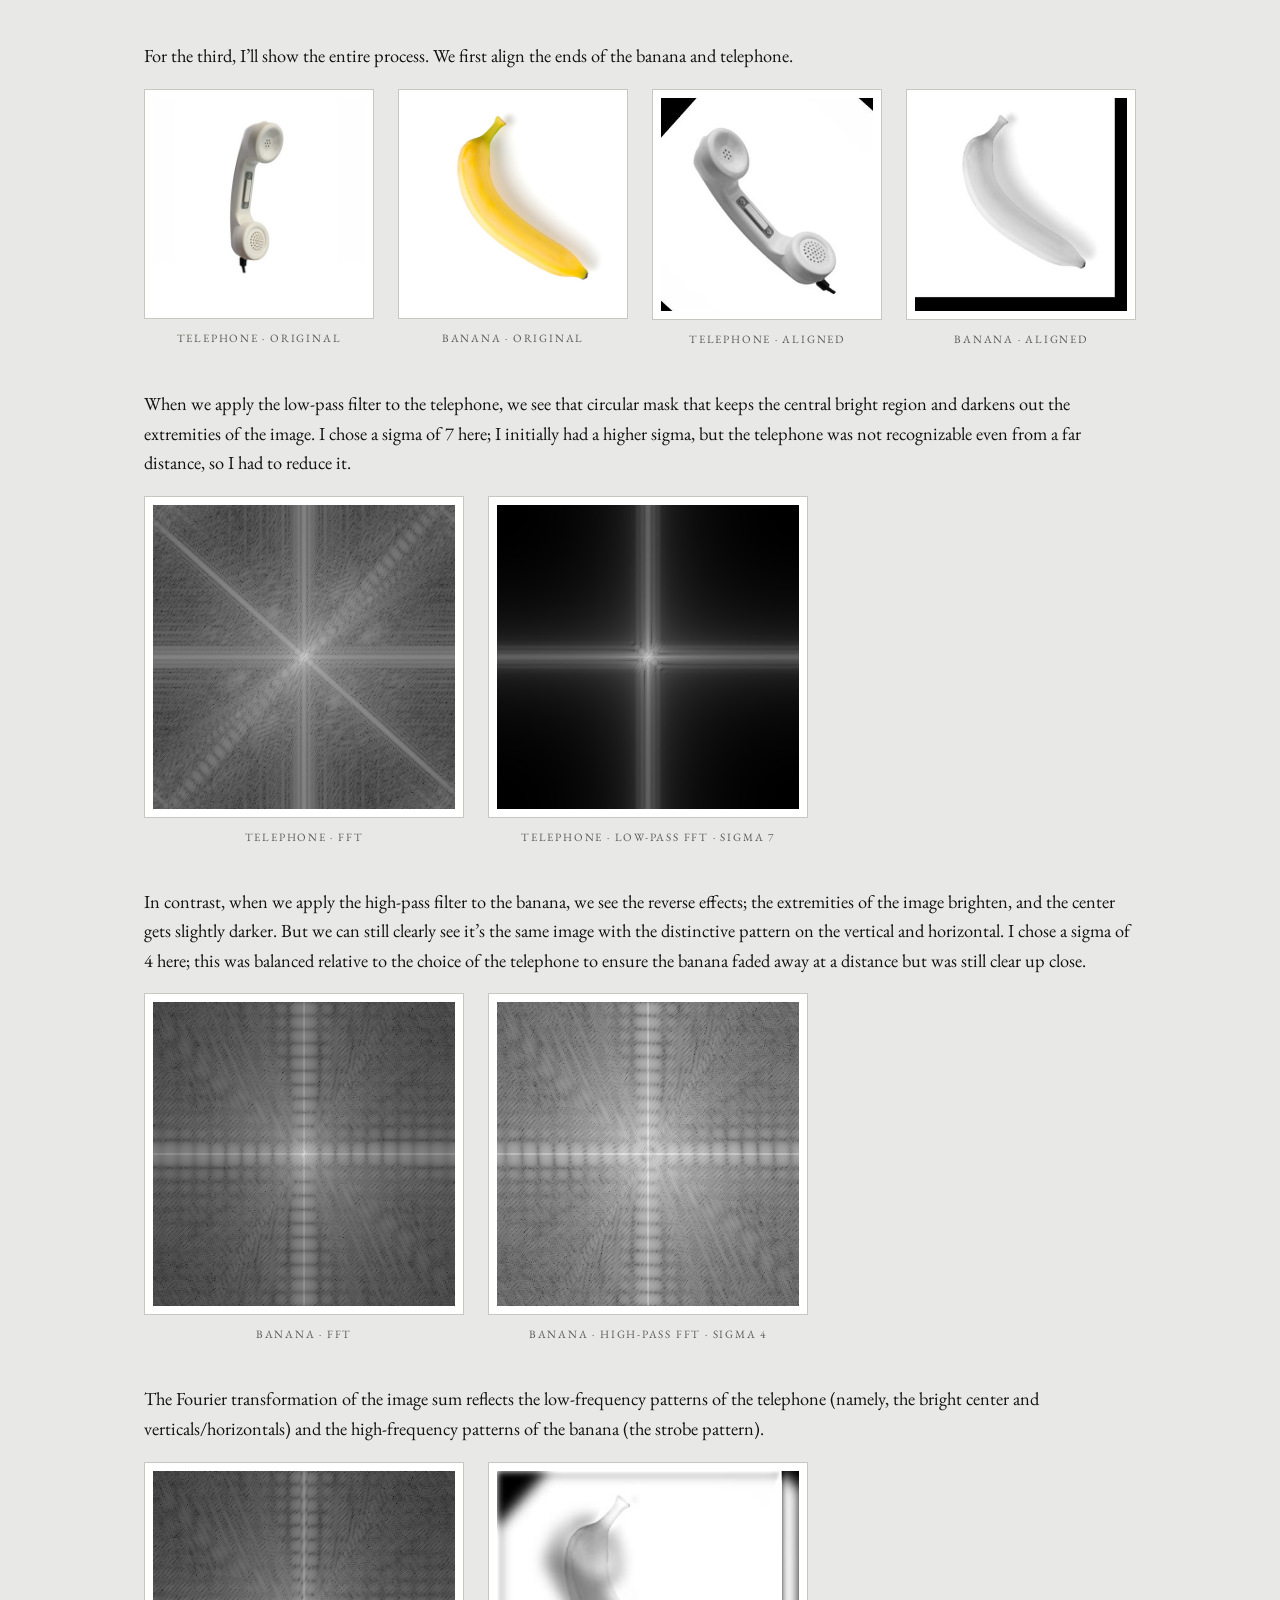
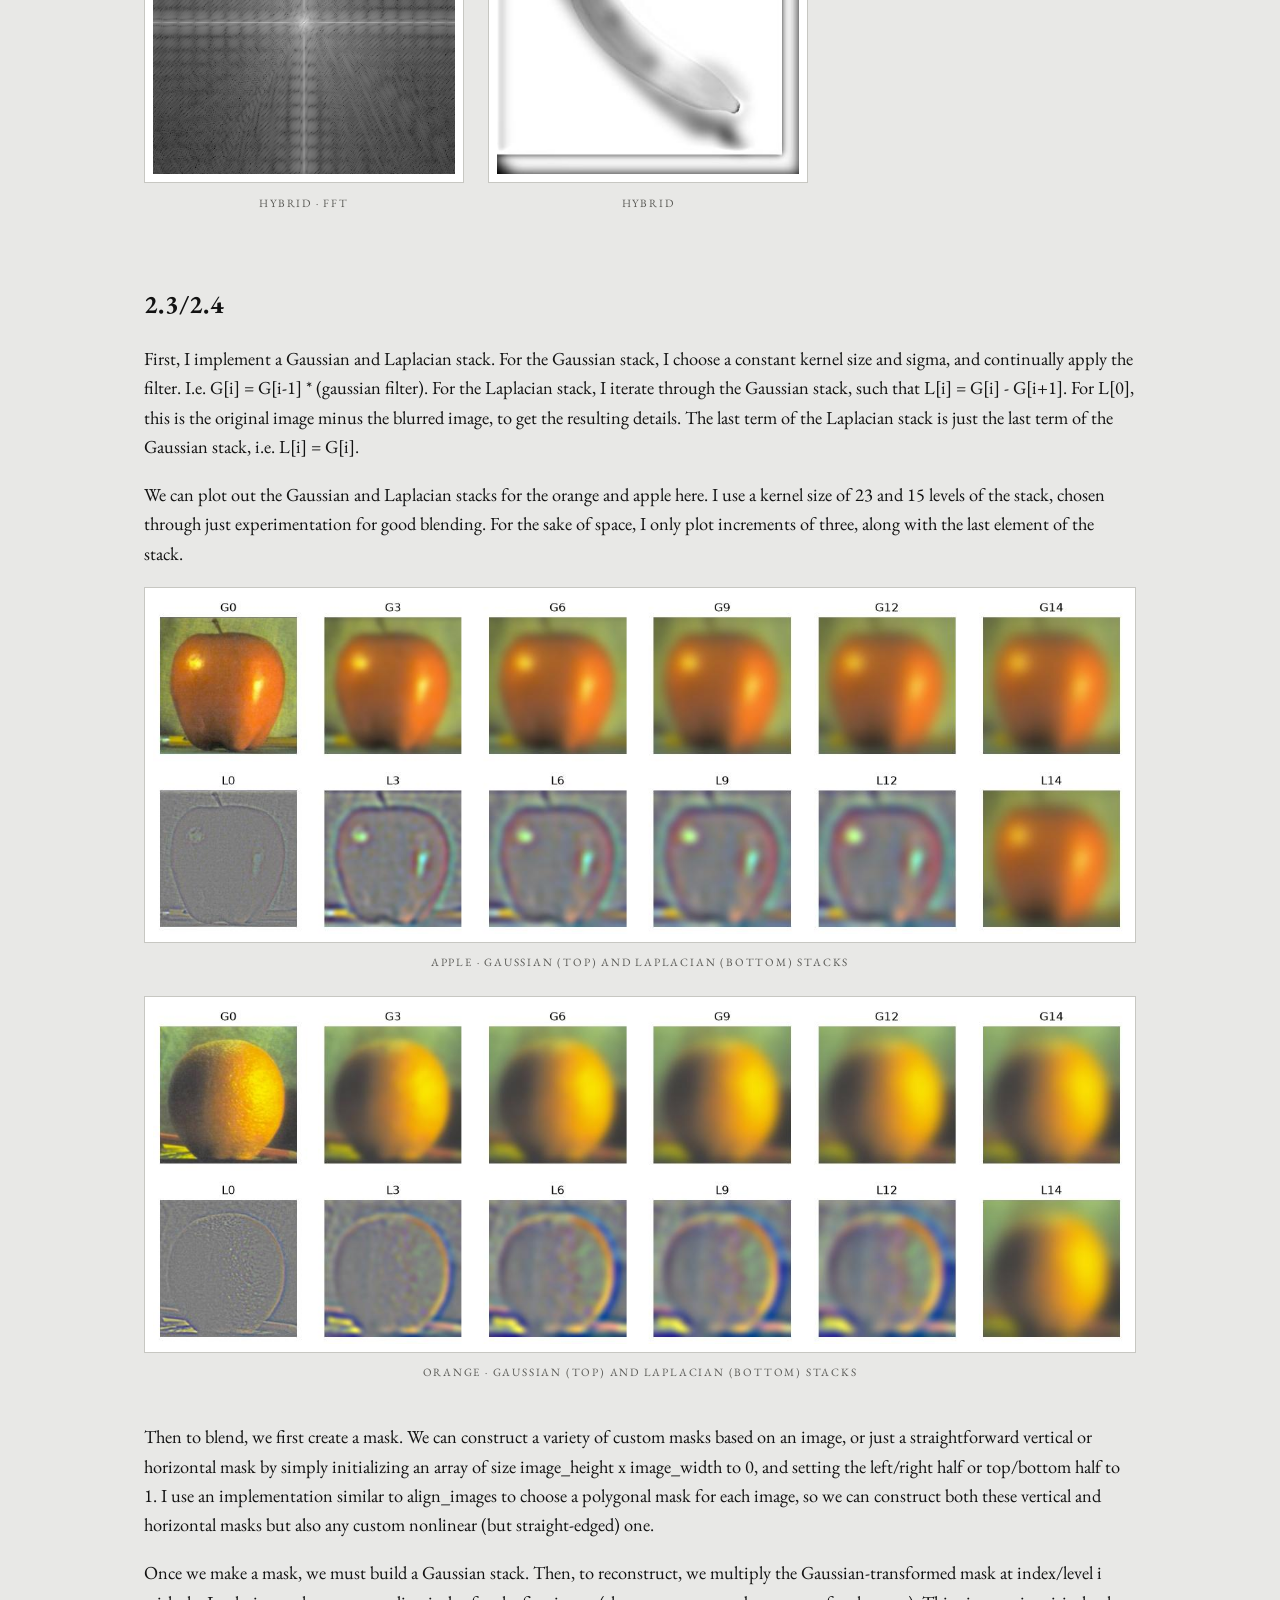
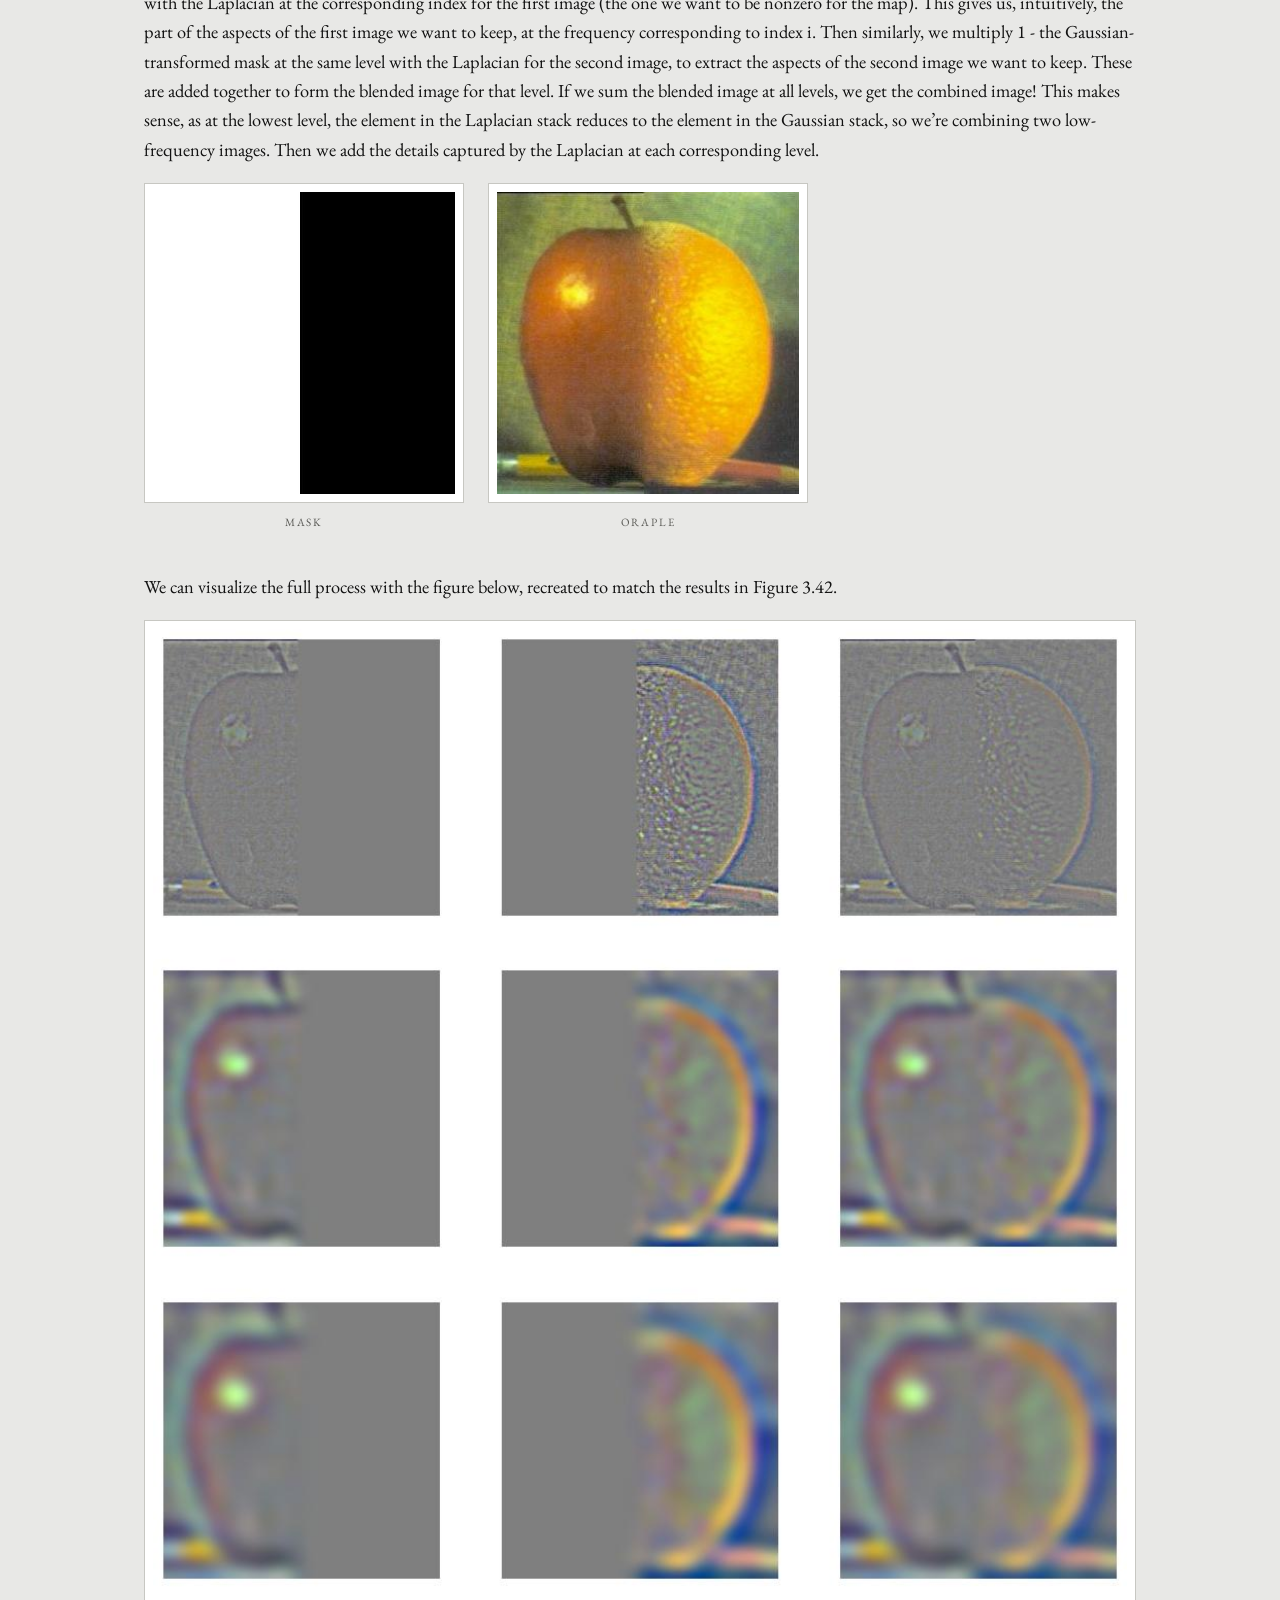
<file: 2/index.html>
<!DOCTYPE html>
<html lang="en">
<head>
    <meta charset="utf-8">
    <meta name="viewport" content="width=device-width, initial-scale=1">
    <title>Project 2</title>
    <link href="https://fonts.googleapis.com/css2?family=EB+Garamond:ital,wght@0,400;0,700;1,400&display=swap" rel="stylesheet">
    <link rel="stylesheet" href="../style.css">
    <style>
        /* full-width figures for multi-panel images (stacks, sweeps, figure 3.42) */
        figure.full { flex-basis: 100%; max-width: 100%; }
    </style>
</head>
<body>
<main>
    <a class="back" href="../index.html">&larr; Portfolio</a>
    <p class="label">Project 2: Fun with Filters and Frequencies</p>

    <!-- ===================== 1.1 ===================== -->
    <section>
        <h2>1.1</h2>

        <p>Here’s the convolution implementation with 4 loops. We first ensure that our kernel is 2-dimensional, and it has odd heights and widths to ensure the convolution is symmetric. We implement same padding; this requires padding the image before convolution with the kernel height or width, subtracted by 1, then integer-divided by 2. This makes sense; with a 3x3 kernel, we want to add 1 extra space on each side of the image so that our image ends up being the same side once the convolution is done. That way, the first convolution will be on the square with diagonal (0, 0) to (2, 2), centered at (1, 1) on the padded image &rarr; which is (0, 0) on the initial image.</p>

        <p>For convolution, we must flip the kernel. Then, we essentially iterate through each image pixel (with i for height and j for width). At each image pixel, we apply the kernel by iterating through the kernel height and kernel width, and adding the pixel value there scaled by the corresponding flipped kernel value to a running total. This running total, after the full dot product operation, gets placed on our final_image, which starts out as a 2D array of 0s but is filled after the operation.</p>

        <p>This implementation on the image of me was relatively slow, at 5.8513s.</p>

        <div class="row">
            <figure class="full">
                <img src="submission/inputs/code4.png" alt="convolve4loops code" loading="lazy">
                <figcaption>convolve4loops</figcaption>
            </figure>
        </div>

        <p>The convolve function with 2 loops is largely the same, except we use vectorization for our dot product. Once we have the i, j corresponding to the pixel we’d like to apply the kernel to, we directly do the dot product on the corresponding range of the padded image with our kernel. This saves a substantial amount of time, at 0.5747s.</p>

        <div class="row">
            <figure class="full">
                <img src="submission/inputs/code2.png" alt="convolve2loops code" loading="lazy">
                <figcaption>convolve2loops</figcaption>
            </figure>
        </div>

        <p>The scipy implementation is the quickest, at only 0.0248s. Lots of optimization! I use same padding, and I fill the boundary with 0s to match our implementation. I also verify the correctness of my implementation by convolving an image of myself with a 9x9 box kernel and verifying that all three implementations produce the same output image (with np.allclose).</p>

        <p>Here are the three output images.</p>

        <div class="row">
            <figure>
                <img src="submission/out_p1/original_gray.jpg" alt="Original grayscale image" loading="lazy">
                <figcaption>original (grayscale)</figcaption>
            </figure>
            <figure>
                <img src="submission/out_p1/box_4loops.jpg" alt="Box filter, 4 loops" loading="lazy">
                <figcaption>9x9 box &middot; 4 loops &middot; 5.8513s</figcaption>
            </figure>
            <figure>
                <img src="submission/out_p1/box_2loops.jpg" alt="Box filter, 2 loops" loading="lazy">
                <figcaption>9x9 box &middot; 2 loops &middot; 0.5747s</figcaption>
            </figure>
            <figure>
                <img src="submission/out_p1/box_scipy.jpg" alt="Box filter, scipy" loading="lazy">
                <figcaption>9x9 box &middot; scipy &middot; 0.0248s</figcaption>
            </figure>
        </div>

        <p>We see that each of them have a slight black blur around the edges/border. This is due to the fact that we pad with 0s, so the convolution around the edges with the box kernel results in lower-magnitude pixel values.</p>

        <p>We also convolve with the derivative filters. We can see D_x recovers vertical edges, and D_y recovers horizontal edges!</p>

        <div class="row">
            <figure>
                <img src="submission/out_p1/me_D_x.jpg" alt="Image of me convolved with D_x" loading="lazy">
                <figcaption>D_x</figcaption>
            </figure>
            <figure>
                <img src="submission/out_p1/me_D_y.jpg" alt="Image of me convolved with D_y" loading="lazy">
                <figcaption>D_y</figcaption>
            </figure>
        </div>
    </section>

    <!-- ===================== 1.2 ===================== -->
    <section>
        <h2>1.2</h2>

        <p>Here’s the cameraman image.</p>

        <div class="row">
            <figure>
                <img src="submission/inputs/cameraman.png" alt="Cameraman" loading="lazy">
                <figcaption>cameraman</figcaption>
            </figure>
        </div>

        <p>First, we find the partial derivatives, noticing a similar pattern to above.</p>

        <div class="row">
            <figure>
                <img src="submission/out_p1/cameraman_D_x.jpg" alt="Cameraman D_x" loading="lazy">
                <figcaption>cameraman &middot; D_x</figcaption>
            </figure>
            <figure>
                <img src="submission/out_p1/cameraman_D_y.jpg" alt="Cameraman D_y" loading="lazy">
                <figcaption>cameraman &middot; D_y</figcaption>
            </figure>
        </div>

        <p>To find the gradient magnitude image, we take the pixel values from cameraman_D_x and cameraman_D_y (the two partials), square them, add elementwise, and take the square root. We see it identifying rough edges!</p>

        <div class="row">
            <figure>
                <img src="submission/out_p1/cameraman_gradient.jpg" alt="Cameraman gradient magnitude" loading="lazy">
                <figcaption>gradient magnitude</figcaption>
            </figure>
        </div>

        <p>By binarizing the image by setting pixels meeting a certain threshold to 1 (and the others to 0), we can get sharper, more defined edges. However, identifying this threshold requires testing candidates; too small, and we’ll capture noise. Too large, and we’ll lose meaningful edge signal. I sweep over an initially small range before narrowing it down and choosing my final threshold of 0.25, which I found struck the best balance, tolerating some noise in the background to minimize the loss of the cameraman’s outline.</p>

        <div class="row">
            <figure class="full">
                <img src="submission/out_p1/thresholds.png" alt="Threshold sweep" loading="lazy">
                <figcaption>threshold sweep</figcaption>
            </figure>
            <figure>
                <img src="submission/out_p1/cameraman_edges.jpg" alt="Binarized edges at threshold 0.25" loading="lazy">
                <figcaption>edges &middot; threshold 0.25</figcaption>
            </figure>
        </div>
    </section>

    <!-- ===================== 1.3 ===================== -->
    <section>
        <h2>1.3</h2>

        <p>The results in 1.2 were still noisy. To correct this, I use a Gaussian kernel. For all Gaussian kernels in this project, I use a fixed sigma corresponding to the kernel size by the formula (s - 1) / 6, where s is the kernel height/width (kernel is square). Gaussian filters create blurs, as we see below.</p>

        <div class="row">
            <figure>
                <img src="submission/inputs/cameraman.png" alt="Cameraman original" loading="lazy">
                <figcaption>original</figcaption>
            </figure>
            <figure>
                <img src="submission/out_p1/cameraman_blurred.jpg" alt="Cameraman blurred" loading="lazy">
                <figcaption>blurred</figcaption>
            </figure>
        </div>

        <p>I can then convolve the image with our derivative filers, compute the gradient magnitude image, and finally find a threshold for the best image.</p>

        <div class="row">
            <figure>
                <img src="submission/out_p1/cam_blur_D_x.jpg" alt="Blurred cameraman D_x" loading="lazy">
                <figcaption>blurred &middot; D_x</figcaption>
            </figure>
            <figure>
                <img src="submission/out_p1/cam_blur_D_y.jpg" alt="Blurred cameraman D_y" loading="lazy">
                <figcaption>blurred &middot; D_y</figcaption>
            </figure>
            <figure>
                <img src="submission/out_p1/cameraman_gradient_m1.jpg" alt="Blurred gradient magnitude" loading="lazy">
                <figcaption>gradient magnitude</figcaption>
            </figure>
            <figure class="full">
                <img src="submission/out_p1/thresholds_m1.png" alt="Threshold sweep, blurred" loading="lazy">
                <figcaption>threshold sweep</figcaption>
            </figure>
            <figure>
                <img src="submission/out_p1/cameraman_edges_method1.jpg" alt="Edges, method 1" loading="lazy">
                <figcaption>edges &middot; threshold 0.125</figcaption>
            </figure>
        </div>

        <p>Alternatively,weI can do the same thing with a single convolution by convolving the Gaussian with out derivative filters. Here are the resulting filters visualized after the convolution (I use same padding as well for consistency).</p>

        <div class="row">
            <figure>
                <img src="submission/out_p1/filter_G.jpg" alt="Gaussian filter" loading="lazy">
                <figcaption>gaussian</figcaption>
            </figure>
            <figure>
                <img src="submission/out_p1/filter_DoG_x.jpg" alt="DoG_x filter" loading="lazy">
                <figcaption>DoG_x</figcaption>
            </figure>
            <figure>
                <img src="submission/out_p1/filter_DoG_y.jpg" alt="DoG_y filter" loading="lazy">
                <figcaption>DoG_y</figcaption>
            </figure>
        </div>

        <p>As we can see, DoG_x recovers vertical edges, and DoG_y recovers horizontal edges. We can then convolve the original cameraman image with both these filters. We get the same results as above.</p>

        <div class="row">
            <figure>
                <img src="submission/out_p1/cam_blur_D_x_g.jpg" alt="Cameraman DoG_x" loading="lazy">
                <figcaption>DoG_x</figcaption>
            </figure>
            <figure>
                <img src="submission/out_p1/cam_blur_D_y_g.jpg" alt="Cameraman DoG_y" loading="lazy">
                <figcaption>DoG_y</figcaption>
            </figure>
            <figure>
                <img src="submission/out_p1/cameraman_edges_method2.jpg" alt="Edges, method 2" loading="lazy">
                <figcaption>edges &middot; threshold 0.125</figcaption>
            </figure>
        </div>
    </section>

    <!-- ===================== 2.1 ===================== -->
    <section>
        <h2>2.1</h2>

        <p>A low-pass, or blur, filter applies a Gaussian kernel to the image. Then, if we subtract this low-frequency, blurred image from the original image, we recover the sharp details that were initially filtered out. This is our high-frequency image; it keeps only those details that were smoothed out by the low-pass filter. We can apply this to the Taj Mahal.</p>

        <div class="row">
            <figure>
                <img src="submission/inputs/taj.jpg" alt="Taj Mahal original" loading="lazy">
                <figcaption>original</figcaption>
            </figure>
            <figure>
                <img src="submission/out_p2/taj_blurred.jpg" alt="Taj Mahal low-pass" loading="lazy">
                <figcaption>low-pass</figcaption>
            </figure>
            <figure>
                <img src="submission/out_p2/taj_high.jpg" alt="Taj Mahal high-pass" loading="lazy">
                <figcaption>high-pass</figcaption>
            </figure>
        </div>

        <p>We can then take this difference and add it back to our original image with some weight alpha. This gets us the unsharp mask filter. Nice properties of convolutions (namely, that when you convolve an image with the impulse, you get the same image, along with commutativity, associativity, and distributivity) let us condense the unsharp mask filter into one kernel as below, where f is the original image, g is the gaussian kernel, e is the impulse, and alpha is the weight we’re giving to our high-frequency image. (This equation is taken from the class slides)</p>

        <div class="row">
            <figure class="full">
                <img src="submission/inputs/unsharp_eq.png" alt="f + alpha(f - f*g) = (1+alpha)f - alpha f*g = f*((1+alpha)e - alpha g)" loading="lazy">
            </figure>
        </div>

        <p>As alpha increases, i.e. as we increase the amount of the high-pass filtered image we add, the image becomes a lot sharper and grainier. We can see this very clearly with the Taj Mahal image.</p>

        <div class="row">
            <figure>
                <img src="submission/out_p2/taj_alpha_0.jpg" alt="Taj, alpha 0" loading="lazy">
                <figcaption>alpha = 0</figcaption>
            </figure>
            <figure>
                <img src="submission/out_p2/taj_alpha_0.5.jpg" alt="Taj, alpha 0.5" loading="lazy">
                <figcaption>alpha = 0.5</figcaption>
            </figure>
            <figure>
                <img src="submission/out_p2/taj_alpha_1.jpg" alt="Taj, alpha 1" loading="lazy">
                <figcaption>alpha = 1</figcaption>
            </figure>
            <figure>
                <img src="submission/out_p2/taj_alpha_2.jpg" alt="Taj, alpha 2" loading="lazy">
                <figcaption>alpha = 2</figcaption>
            </figure>
            <figure>
                <img src="submission/out_p2/taj_alpha_5.jpg" alt="Taj, alpha 5" loading="lazy">
                <figcaption>alpha = 5</figcaption>
            </figure>
            <figure>
                <img src="submission/out_p2/taj_alpha_10.jpg" alt="Taj, alpha 10" loading="lazy">
                <figcaption>alpha = 10</figcaption>
            </figure>
        </div>

        <p>I also did this on a little festive image of myself. I had to go up to alpha = 10, but you can very clearly see the sharp detail, particularly on my messy hair.</p>

        <div class="row">
            <figure>
                <img src="submission/out_p2/pumpkin_alpha_0.jpg" alt="Pumpkin, alpha 0" loading="lazy">
                <figcaption>alpha = 0</figcaption>
            </figure>
            <figure>
                <img src="submission/out_p2/pumpkin_alpha_0.5.jpg" alt="Pumpkin, alpha 0.5" loading="lazy">
                <figcaption>alpha = 0.5</figcaption>
            </figure>
            <figure>
                <img src="submission/out_p2/pumpkin_alpha_1.jpg" alt="Pumpkin, alpha 1" loading="lazy">
                <figcaption>alpha = 1</figcaption>
            </figure>
            <figure>
                <img src="submission/out_p2/pumpkin_alpha_2.jpg" alt="Pumpkin, alpha 2" loading="lazy">
                <figcaption>alpha = 2</figcaption>
            </figure>
            <figure>
                <img src="submission/out_p2/pumpkin_alpha_5.jpg" alt="Pumpkin, alpha 5" loading="lazy">
                <figcaption>alpha = 5</figcaption>
            </figure>
            <figure>
                <img src="submission/out_p2/pumpkin_alpha_10.jpg" alt="Pumpkin, alpha 10" loading="lazy">
                <figcaption>alpha = 10</figcaption>
            </figure>
        </div>
    </section>

    <!-- ===================== 2.2 ===================== -->
    <section>
        <h2>2.2</h2>

        <p>For the hybrid images, one image receives the low-pass filter, and the other receives the high-pass filter, following the practice in Oliva et al. The cutoff frequency of each filter had to be calibrated to for each pair; I calibrated this frequency by adjusting the sigma value of the Gaussian kernel. To compensate, this meant that we had different Gaussian kernel sizes so I could keep the (s-1)/6 ratio. In this case, we compute the kernel size from the sigma, 2 * (3 * sigma) + 1 so the height/width is still odd. I record sigma values with the images; generally, the low-frequency image needed a sigma that was 3-8 units higher than the high-frequency image.</p>

        <p>We produce three sets of hybrid images. Here are the first two.</p>

        <div class="row">
            <figure>
                <img src="submission/inputs/puffin.jpg" alt="Puffin" loading="lazy">
                <figcaption>puffin &middot; low-pass &middot; sigma 15</figcaption>
            </figure>
            <figure>
                <img src="submission/inputs/baseball.jpg" alt="Baseball" loading="lazy">
                <figcaption>baseball &middot; high-pass &middot; sigma 7</figcaption>
            </figure>
            <figure>
                <img src="submission/out_hybrid/puffin_baseball_hybrid.jpg" alt="Puffin and baseball hybrid" loading="lazy">
                <figcaption>hybrid</figcaption>
            </figure>
        </div>

        <div class="row">
            <figure>
                <img src="submission/inputs/derek.jpg" alt="Derek" loading="lazy">
                <figcaption>derek &middot; low-pass &middot; sigma 15</figcaption>
            </figure>
            <figure>
                <img src="submission/inputs/nutmeg.jpg" alt="Nutmeg" loading="lazy">
                <figcaption>nutmeg &middot; high-pass &middot; sigma 7</figcaption>
            </figure>
            <figure>
                <img src="submission/out_hybrid/derek_nutmeg_hybrid.jpg" alt="Derek and Nutmeg hybrid" loading="lazy">
                <figcaption>hybrid</figcaption>
            </figure>
        </div>

        <p>For the third, I’ll show the entire process. We first align the ends of the banana and telephone.</p>

        <div class="row">
            <figure>
                <img src="submission/inputs/telephone.jpg" alt="Telephone" loading="lazy">
                <figcaption>telephone &middot; original</figcaption>
            </figure>
            <figure>
                <img src="submission/inputs/banana.jpg" alt="Banana" loading="lazy">
                <figcaption>banana &middot; original</figcaption>
            </figure>
            <figure>
                <img src="submission/out_hybrid/telephone_aligned.jpg" alt="Telephone aligned" loading="lazy">
                <figcaption>telephone &middot; aligned</figcaption>
            </figure>
            <figure>
                <img src="submission/out_hybrid/banana_aligned.jpg" alt="Banana aligned" loading="lazy">
                <figcaption>banana &middot; aligned</figcaption>
            </figure>
        </div>

        <p>When we apply the low-pass filter to the telephone, we see that circular mask that keeps the central bright region and darkens out the extremities of the image. I chose a sigma of 7 here; I initially had a higher sigma, but the telephone was not recognizable even from a far distance, so I had to reduce it.</p>

        <div class="row">
            <figure>
                <img src="submission/out_hybrid/banana_telephone2_fourier_im1.png" alt="Telephone Fourier transform" loading="lazy">
                <figcaption>telephone &middot; FFT</figcaption>
            </figure>
            <figure>
                <img src="submission/out_hybrid/banana_telephone2_fourier_im1_low.png" alt="Low-passed telephone Fourier transform" loading="lazy">
                <figcaption>telephone &middot; low-pass FFT &middot; sigma 7</figcaption>
            </figure>
        </div>

        <p>In contrast, when we apply the high-pass filter to the banana, we see the reverse effects; the extremities of the image brighten, and the center gets slightly darker. But we can still clearly see it’s the same image with the distinctive pattern on the vertical and horizontal. I chose a sigma of 4 here; this was balanced relative to the choice of the telephone to ensure the banana faded away at a distance but was still clear up close.</p>

        <div class="row">
            <figure>
                <img src="submission/out_hybrid/banana_telephone2_fourier_im2.png" alt="Banana Fourier transform" loading="lazy">
                <figcaption>banana &middot; FFT</figcaption>
            </figure>
            <figure>
                <img src="submission/out_hybrid/banana_telephone2_fourier_im2_high.png" alt="High-passed banana Fourier transform" loading="lazy">
                <figcaption>banana &middot; high-pass FFT &middot; sigma 4</figcaption>
            </figure>
        </div>

        <p>The Fourier transformation of the image sum reflects the low-frequency patterns of the telephone (namely, the bright center and verticals/horizontals) and the high-frequency patterns of the banana (the strobe pattern).</p>

        <div class="row">
            <figure>
                <img src="submission/out_hybrid/banana_telephone2_fourier_hybrid.png" alt="Hybrid Fourier transform" loading="lazy">
                <figcaption>hybrid &middot; FFT</figcaption>
            </figure>
            <figure>
                <img src="submission/out_hybrid/banana_telephone2_hybrid.jpg" alt="Banana and telephone hybrid" loading="lazy">
                <figcaption>hybrid</figcaption>
            </figure>
        </div>
    </section>

    <!-- ===================== 2.3 / 2.4 ===================== -->
    <section>
        <h2>2.3/2.4</h2>

        <p>First, I implement a Gaussian and Laplacian stack. For the Gaussian stack, I choose a constant kernel size and sigma, and continually apply the filter. I.e. G[i] = G[i-1] * (gaussian filter). For the Laplacian stack, I iterate through the Gaussian stack, such that L[i] = G[i] - G[i+1]. For L[0], this is the original image minus the blurred image, to get the resulting details. The last term of the Laplacian stack is just the last term of the Gaussian stack, i.e. L[i] = G[i].</p>

        <p>We can plot out the Gaussian and Laplacian stacks for the orange and apple here. I use a kernel size of 23 and 15 levels of the stack, chosen through just experimentation for good blending. For the sake of space, I only plot increments of three, along with the last element of the stack.</p>

        <div class="row">
            <figure class="full">
                <img src="submission/out_multi/oraple_stack_a.jpg" alt="Apple Gaussian and Laplacian stacks" loading="lazy">
                <figcaption>apple &middot; gaussian (top) and laplacian (bottom) stacks</figcaption>
            </figure>
            <figure class="full">
                <img src="submission/out_multi/oraple_stack_b.jpg" alt="Orange Gaussian and Laplacian stacks" loading="lazy">
                <figcaption>orange &middot; gaussian (top) and laplacian (bottom) stacks</figcaption>
            </figure>
        </div>

        <p>Then to blend, we first create a mask. We can construct a variety of custom masks based on an image, or just a straightforward vertical or horizontal mask by simply initializing an array of size image_height x image_width to 0, and setting the left/right half or top/bottom half to 1. I use an implementation similar to align_images to choose a polygonal mask for each image, so we can construct both these vertical and horizontal masks but also any custom nonlinear (but straight-edged) one.</p>

        <p>Once we make a mask, we must build a Gaussian stack. Then, to reconstruct, we multiply the Gaussian-transformed mask at index/level i with the Laplacian at the corresponding index for the first image (the one we want to be nonzero for the map). This gives us, intuitively, the part of the aspects of the first image we want to keep, at the frequency corresponding to index i. Then similarly, we multiply 1 - the Gaussian-transformed mask at the same level with the Laplacian for the second image, to extract the aspects of the second image we want to keep. These are added together to form the blended image for that level. If we sum the blended image at all levels, we get the combined image! This makes sense, as at the lowest level, the element in the Laplacian stack reduces to the element in the Gaussian stack, so we’re combining two low-frequency images. Then we add the details captured by the Laplacian at each corresponding level.</p>

        <div class="row">
            <figure>
                <img src="submission/out_multi/oraple_mask.jpg" alt="Oraple mask" loading="lazy">
                <figcaption>mask</figcaption>
            </figure>
            <figure>
                <img src="submission/out_multi/oraple_blend.jpg" alt="Oraple blend" loading="lazy">
                <figcaption>oraple</figcaption>
            </figure>
        </div>

        <p>We can visualize the full process with the figure below, recreated to match the results in Figure 3.42.</p>

        <div class="row">
            <figure class="full">
                <img src="submission/out_multi/oraple_figure.jpg" alt="Figure 3.42 recreation for the oraple" loading="lazy">
                <figcaption>figure 3.42 recreation &middot; levels 0, 5, 10, and the full sum</figcaption>
            </figure>
        </div>

        <p>We can also do the same process with two other sets of images.</p>

        <p>First, I tried connecting the Golden Gate and the Bay Bridge. This was difficult, as there were many areas where I wanted these bridges to connect, but each has a different aspect ratio. I ultimately chose to ensure they connected at the top and the middle road, sacrificing the bottom pillar and ocean connection. But it’s still pretty cool! I just used a simple vertical mask. All figures are below.</p>

        <div class="row">
            <figure>
                <img src="submission/inputs/golden.png" alt="Golden Gate" loading="lazy">
                <figcaption>golden gate</figcaption>
            </figure>
            <figure>
                <img src="submission/inputs/bay.png" alt="Bay Bridge" loading="lazy">
                <figcaption>bay bridge</figcaption>
            </figure>
            <figure>
                <img src="submission/out_multi/bridges_mask.jpg" alt="Bridges mask" loading="lazy">
                <figcaption>mask</figcaption>
            </figure>
            <figure>
                <img src="submission/out_multi/bridges_blend.jpg" alt="Bridges blend" loading="lazy">
                <figcaption>blend</figcaption>
            </figure>
            <figure class="full">
                <img src="submission/out_multi/bridges_stack_a.jpg" alt="Golden Gate stacks" loading="lazy">
                <figcaption>golden gate &middot; gaussian and laplacian stacks</figcaption>
            </figure>
            <figure class="full">
                <img src="submission/out_multi/bridges_stack_b.jpg" alt="Bay Bridge stacks" loading="lazy">
                <figcaption>bay bridge &middot; gaussian and laplacian stacks</figcaption>
            </figure>
            <figure class="full">
                <img src="submission/out_multi/bridges_figure.jpg" alt="Bridges blending figure" loading="lazy">
                <figcaption>blending by level</figcaption>
            </figure>
        </div>

        <p>Then second, for the nonlinear mask, I had an image of a traffic cone on the street and an ice cream cone. I replaced the traffic cone with the ice cream cone, and used a triangular mask to do so. This was difficult; because this method is built for blending—and not necessarily sharp edges—the pink background of the ice cream cone image bled a little bit into the street of the traffic cone.</p>

        <div class="row">
            <figure>
                <img src="submission/inputs/icecream.png" alt="Ice cream cone" loading="lazy">
                <figcaption>ice cream cone</figcaption>
            </figure>
            <figure>
                <img src="submission/inputs/traffic.png" alt="Traffic cone" loading="lazy">
                <figcaption>traffic cone</figcaption>
            </figure>
            <figure>
                <img src="submission/out_multi/cones_mask.jpg" alt="Cones mask" loading="lazy">
                <figcaption>mask</figcaption>
            </figure>
            <figure>
                <img src="submission/out_multi/cones_blend.jpg" alt="Cones blend" loading="lazy">
                <figcaption>blend</figcaption>
            </figure>
            <figure class="full">
                <img src="submission/out_multi/cones_stack_a.jpg" alt="Ice cream cone stacks" loading="lazy">
                <figcaption>ice cream cone &middot; gaussian and laplacian stacks</figcaption>
            </figure>
            <figure class="full">
                <img src="submission/out_multi/cones_stack_b.jpg" alt="Traffic cone stacks" loading="lazy">
                <figcaption>traffic cone &middot; gaussian and laplacian stacks</figcaption>
            </figure>
            <figure class="full">
                <img src="submission/out_multi/cones_figure.jpg" alt="Cones blending figure" loading="lazy">
                <figcaption>blending by level</figcaption>
            </figure>
        </div>

        <p>Finally, I realized that the nonlinear mask couldn’t just include straight lines, so I did a third hybrid! I created a custom elliptical mask. I modified my make_mask function to take a parameter to create an ellipse, defined by the centers and major/minor axes (essentially radii), and applied it to create a dazed sun. You essentially plot the two corners that the ellipse gets bounded by, and the mask is created. Results below!</p>

        <div class="row">
            <figure>
                <img src="submission/inputs/dazed.png" alt="Dazed" loading="lazy">
                <figcaption>dazed</figcaption>
            </figure>
            <figure>
                <img src="submission/inputs/sun.png" alt="Sun" loading="lazy">
                <figcaption>sun</figcaption>
            </figure>
            <figure>
                <img src="submission/out_multi/eepy_mask.jpg" alt="Elliptical mask" loading="lazy">
                <figcaption>mask</figcaption>
            </figure>
            <figure>
                <img src="submission/out_multi/eepy_blend.jpg" alt="Dazed sun blend" loading="lazy">
                <figcaption>blend</figcaption>
            </figure>
            <figure class="full">
                <img src="submission/out_multi/eepy_stack_a.jpg" alt="Dazed stacks" loading="lazy">
                <figcaption>dazed &middot; gaussian and laplacian stacks</figcaption>
            </figure>
            <figure class="full">
                <img src="submission/out_multi/eepy_stack_b.jpg" alt="Sun stacks" loading="lazy">
                <figcaption>sun &middot; gaussian and laplacian stacks</figcaption>
            </figure>
            <figure class="full">
                <img src="submission/out_multi/eepy_figure.jpg" alt="Dazed sun blending figure" loading="lazy">
                <figcaption>blending by level</figcaption>
            </figure>
        </div>

        <p>As a final reflection: the most important thing I gained from this project was intuition with the low-pass and high-pass filters in relation to hybrid images. Calibrating the sigmas and choosing what image to be low versus high frequency helped me understand how decreasing and increasing the frequency directly influences how you see and perceive the image up close and far away. And with the high-pass filter, I was able to get a better understanding of why this difference operation actually works. Before, it seemed to just come out of left-field, particularly because it's a difference operation that seems not to retain the most important parts of the image! But it's interesting to see how much detail (particularly in the baseball case!) is actually extracted and amplified in the high-frequency case.</p>

    </section>
</main>
</body>
</html>
</file>
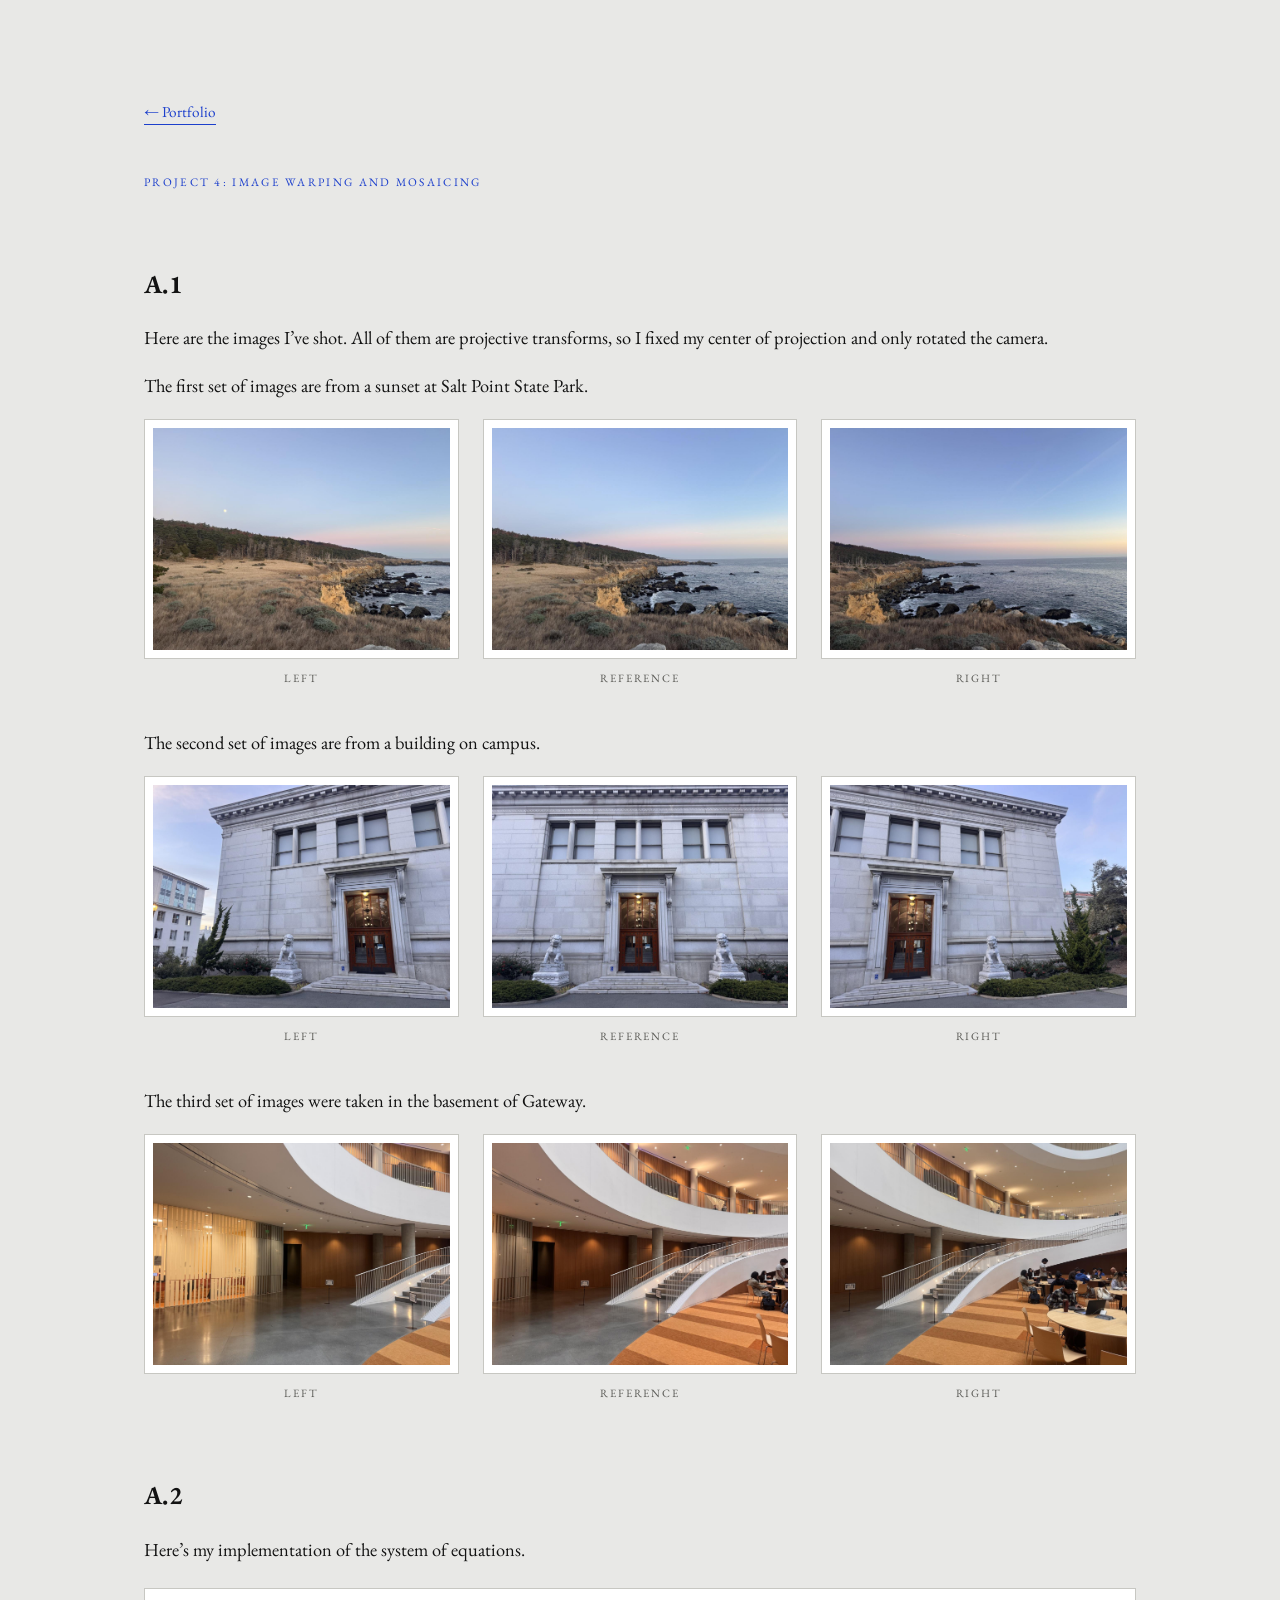
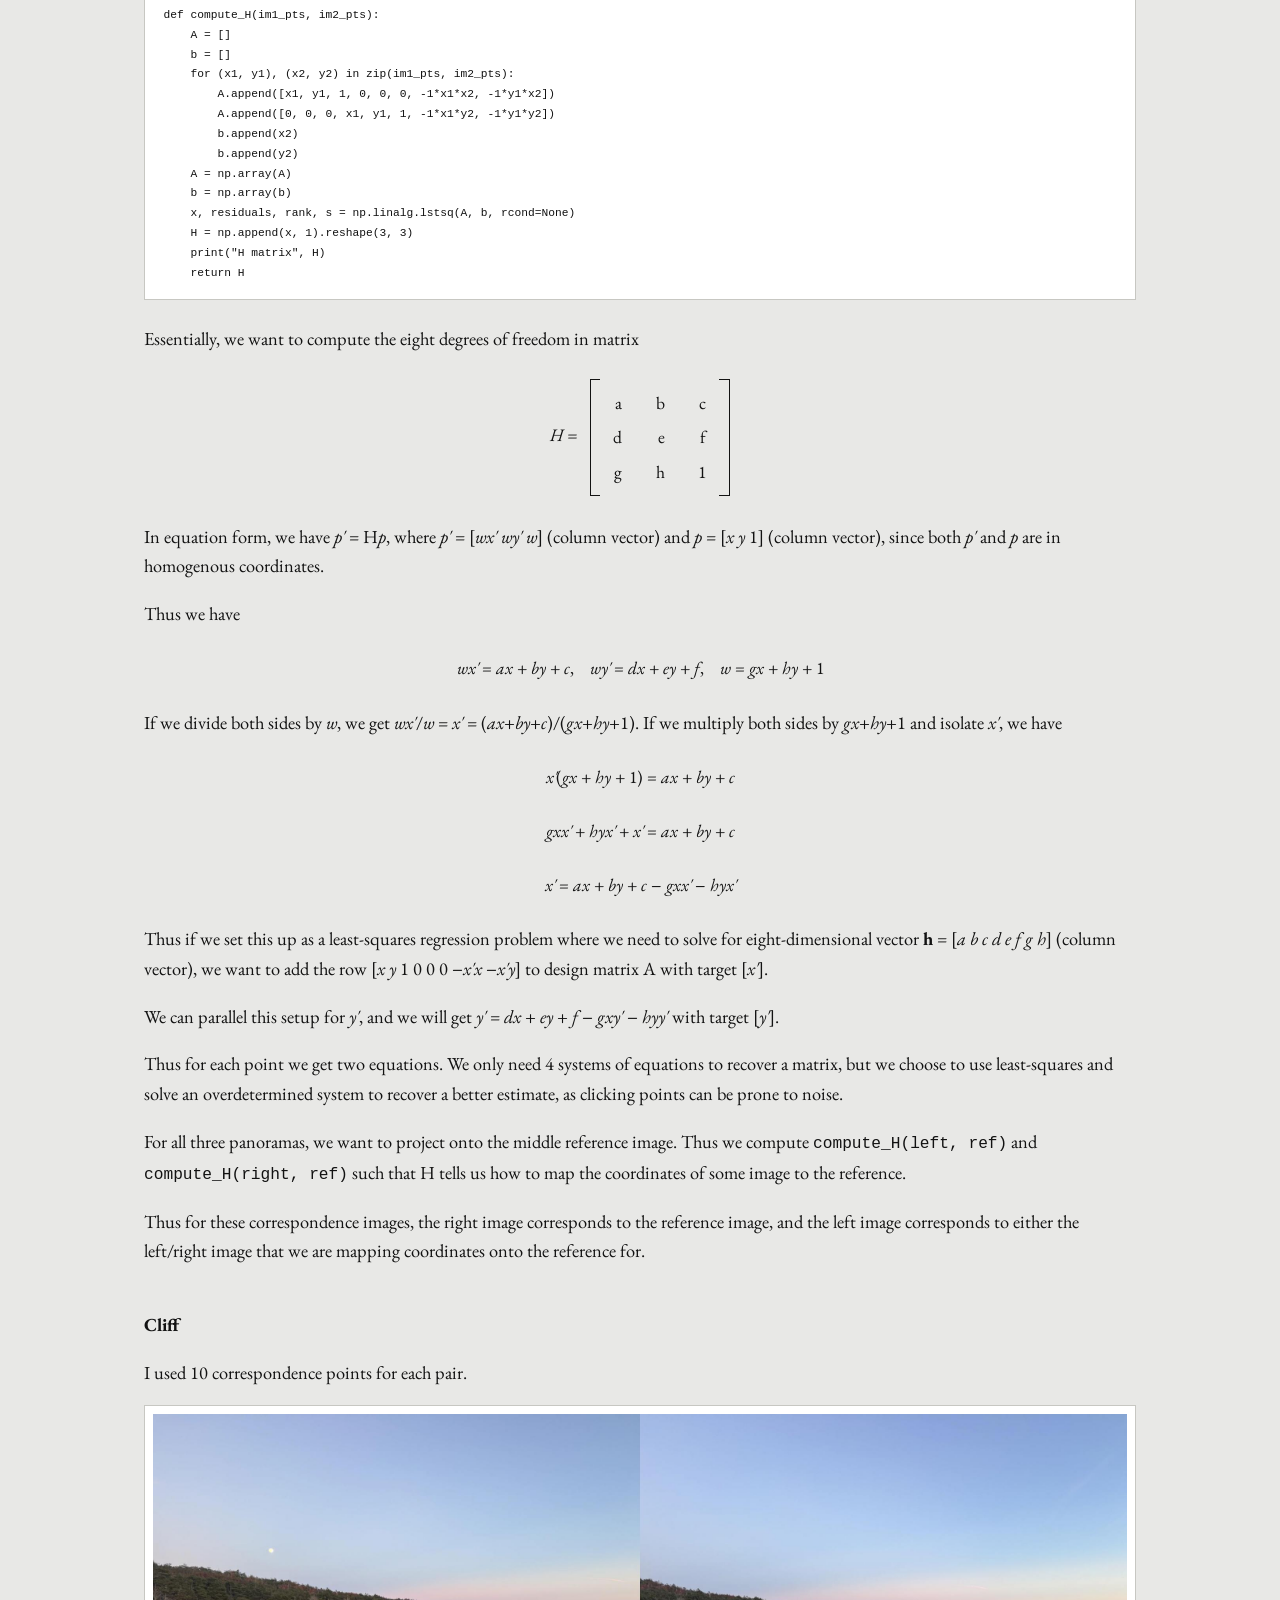
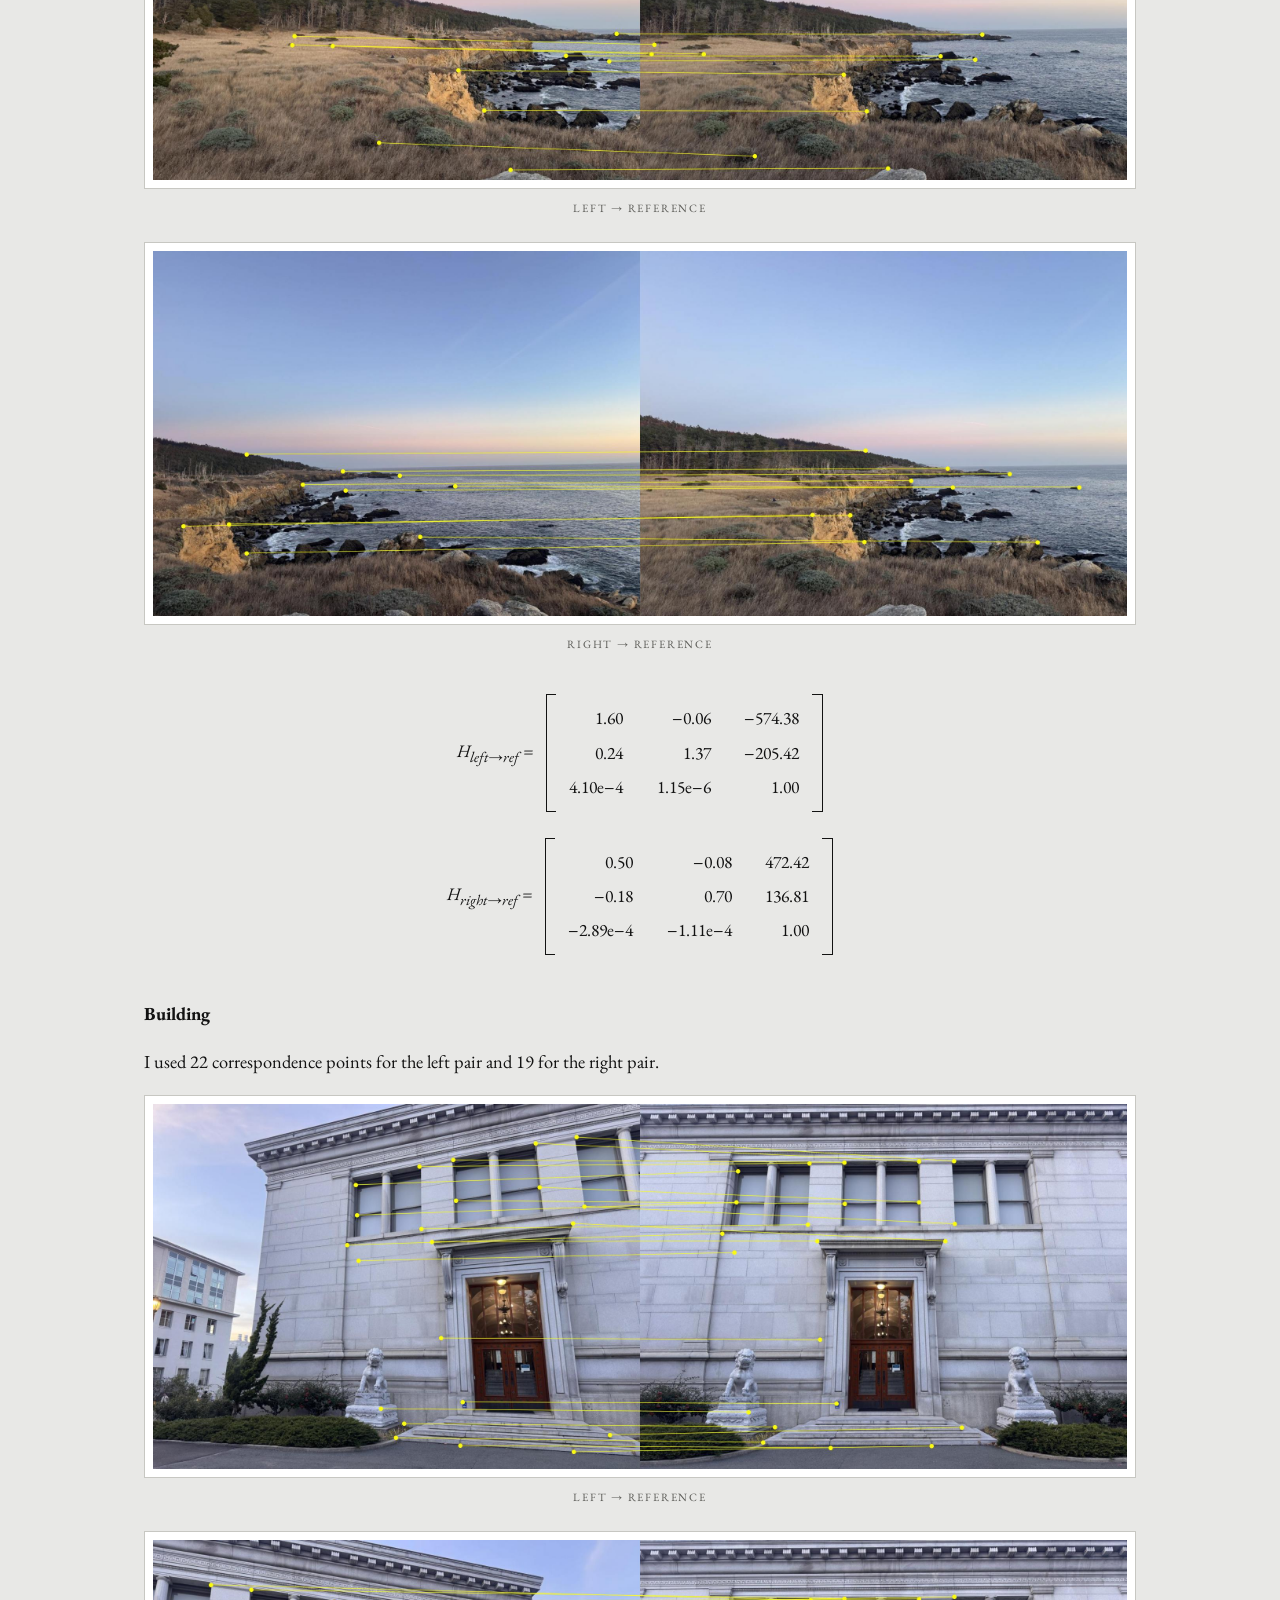
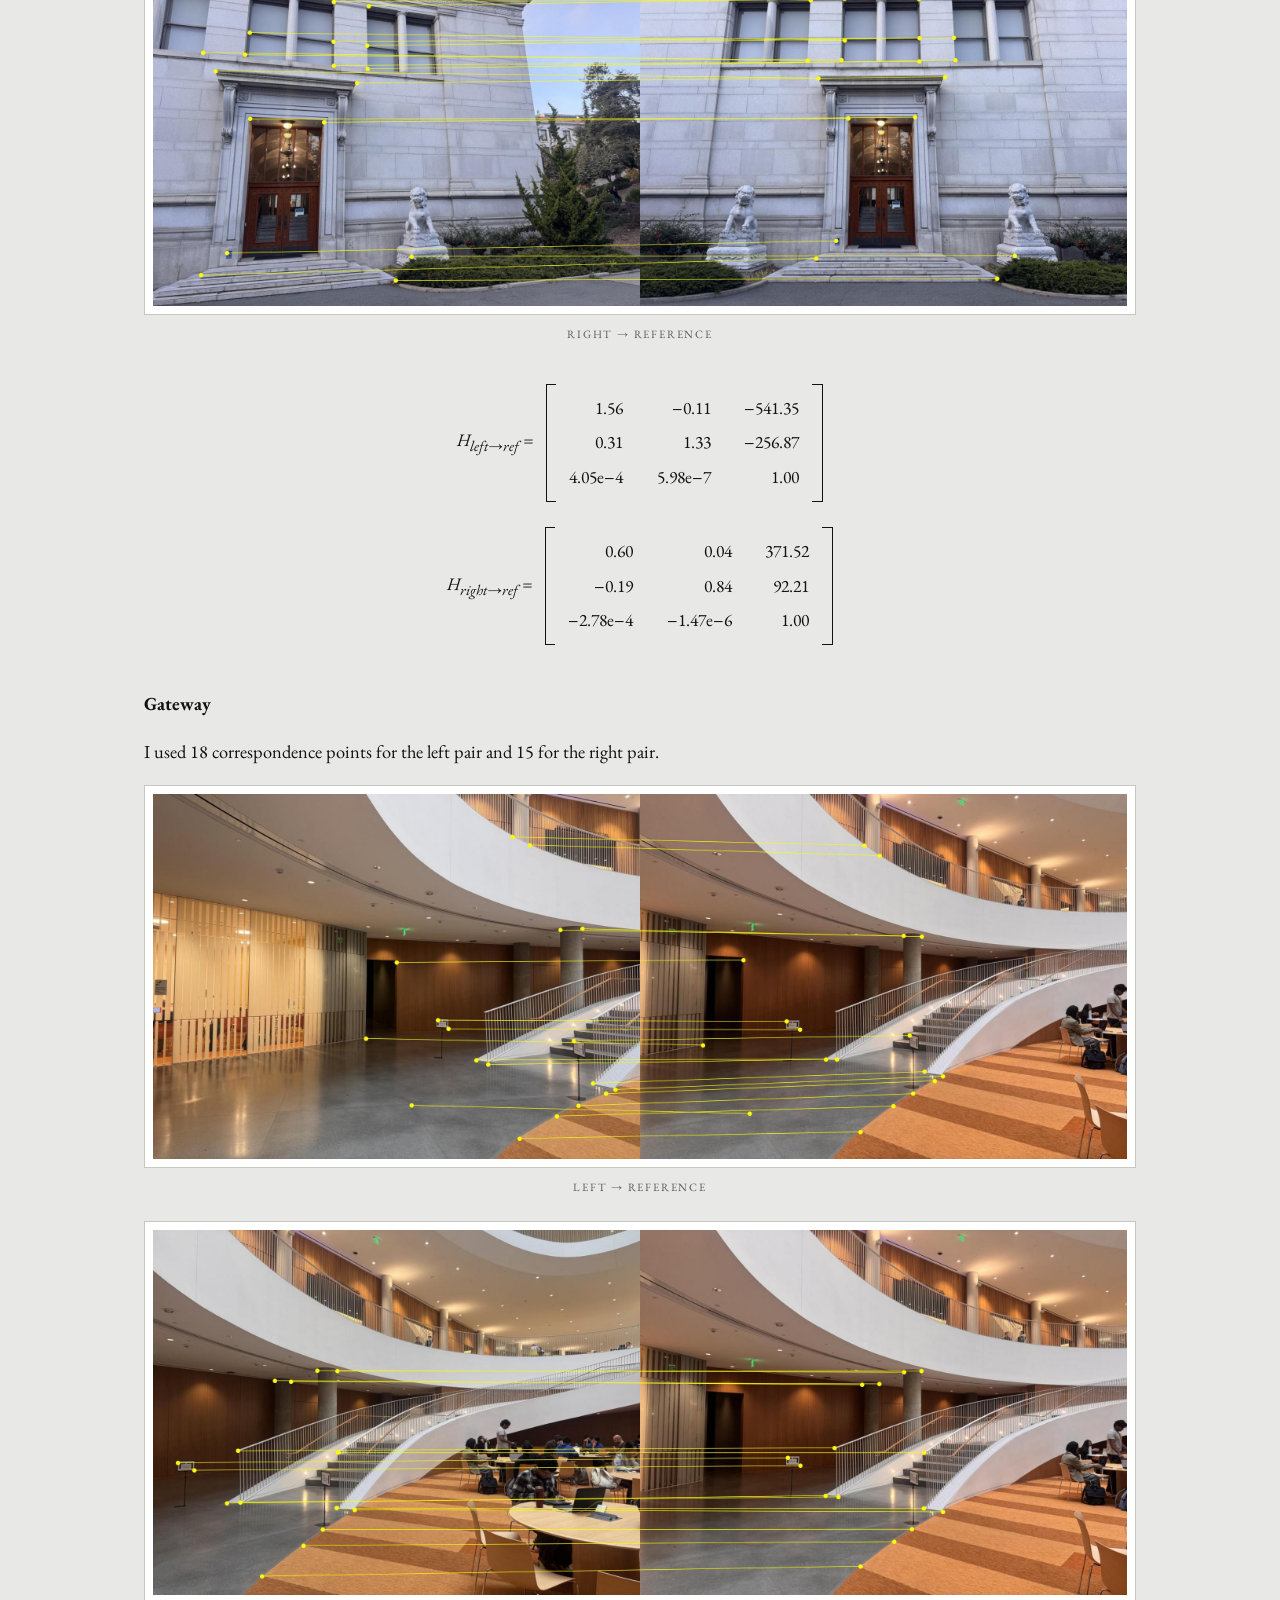
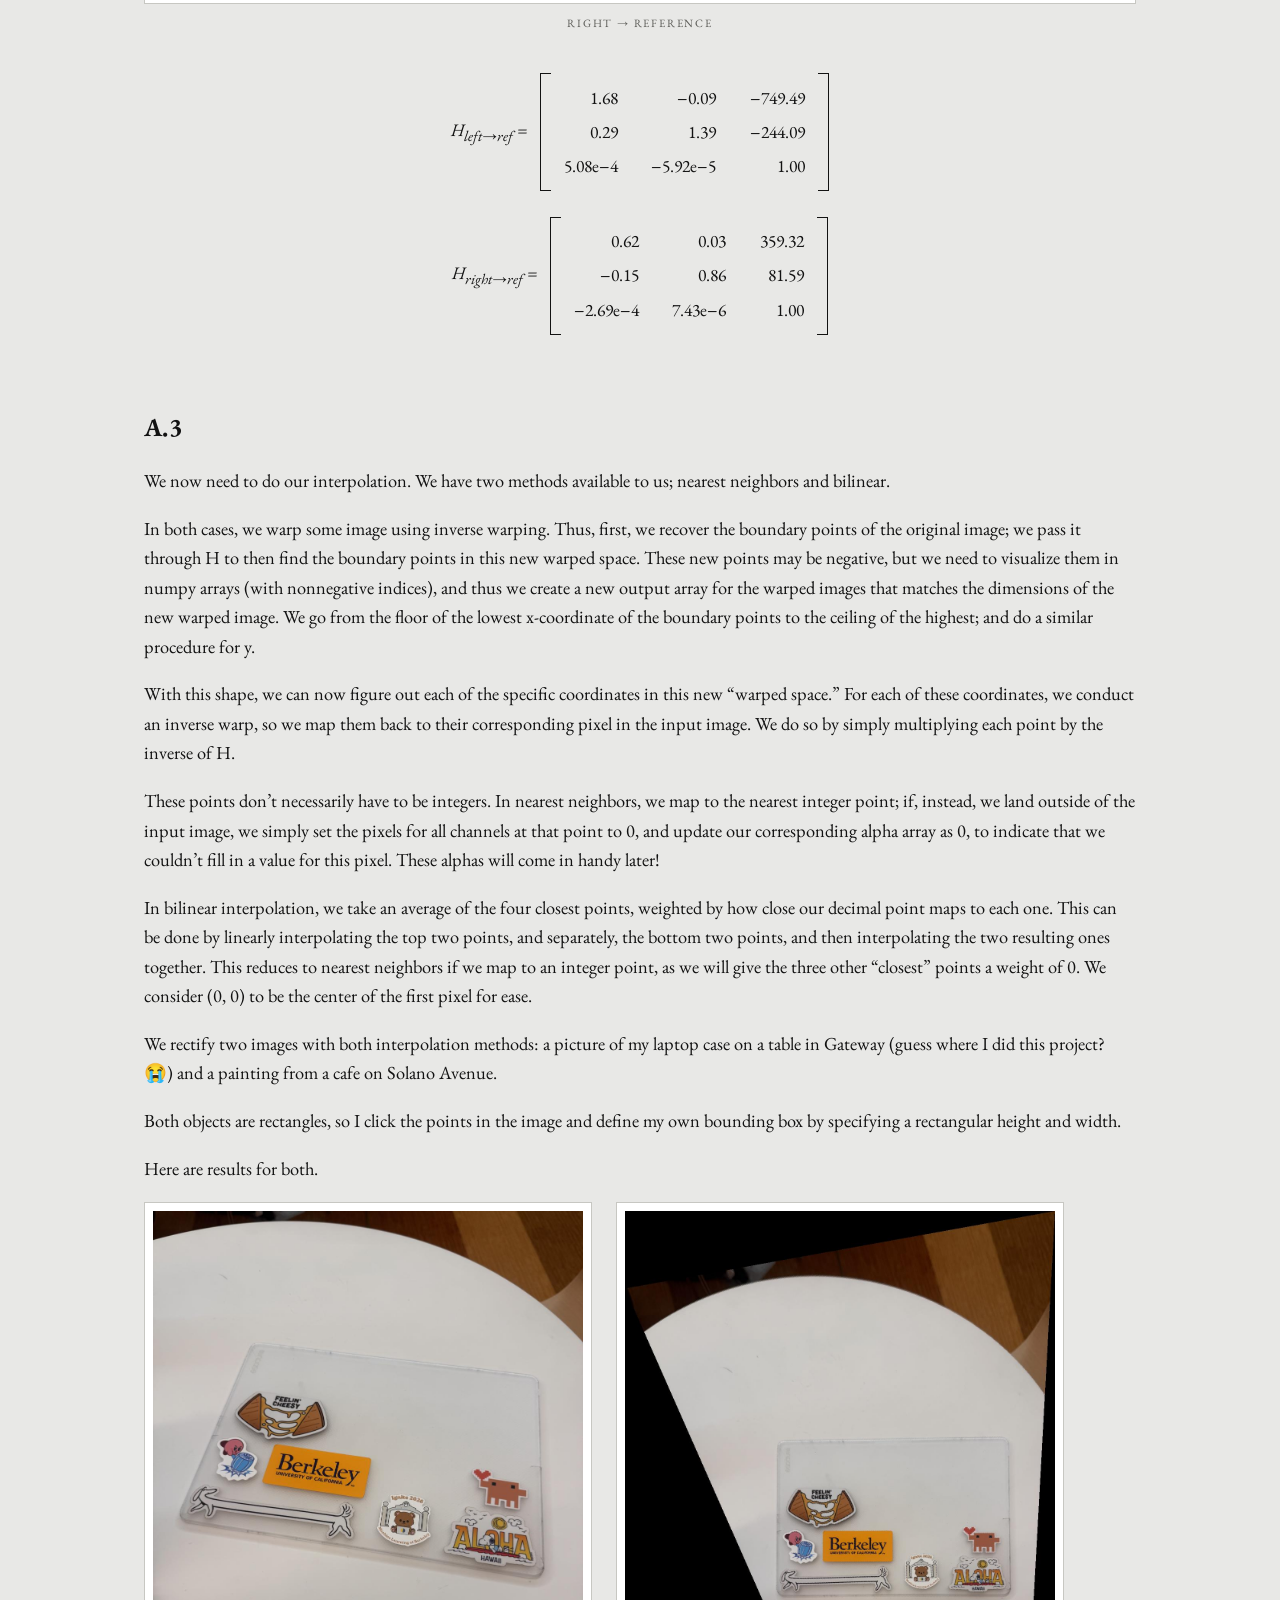
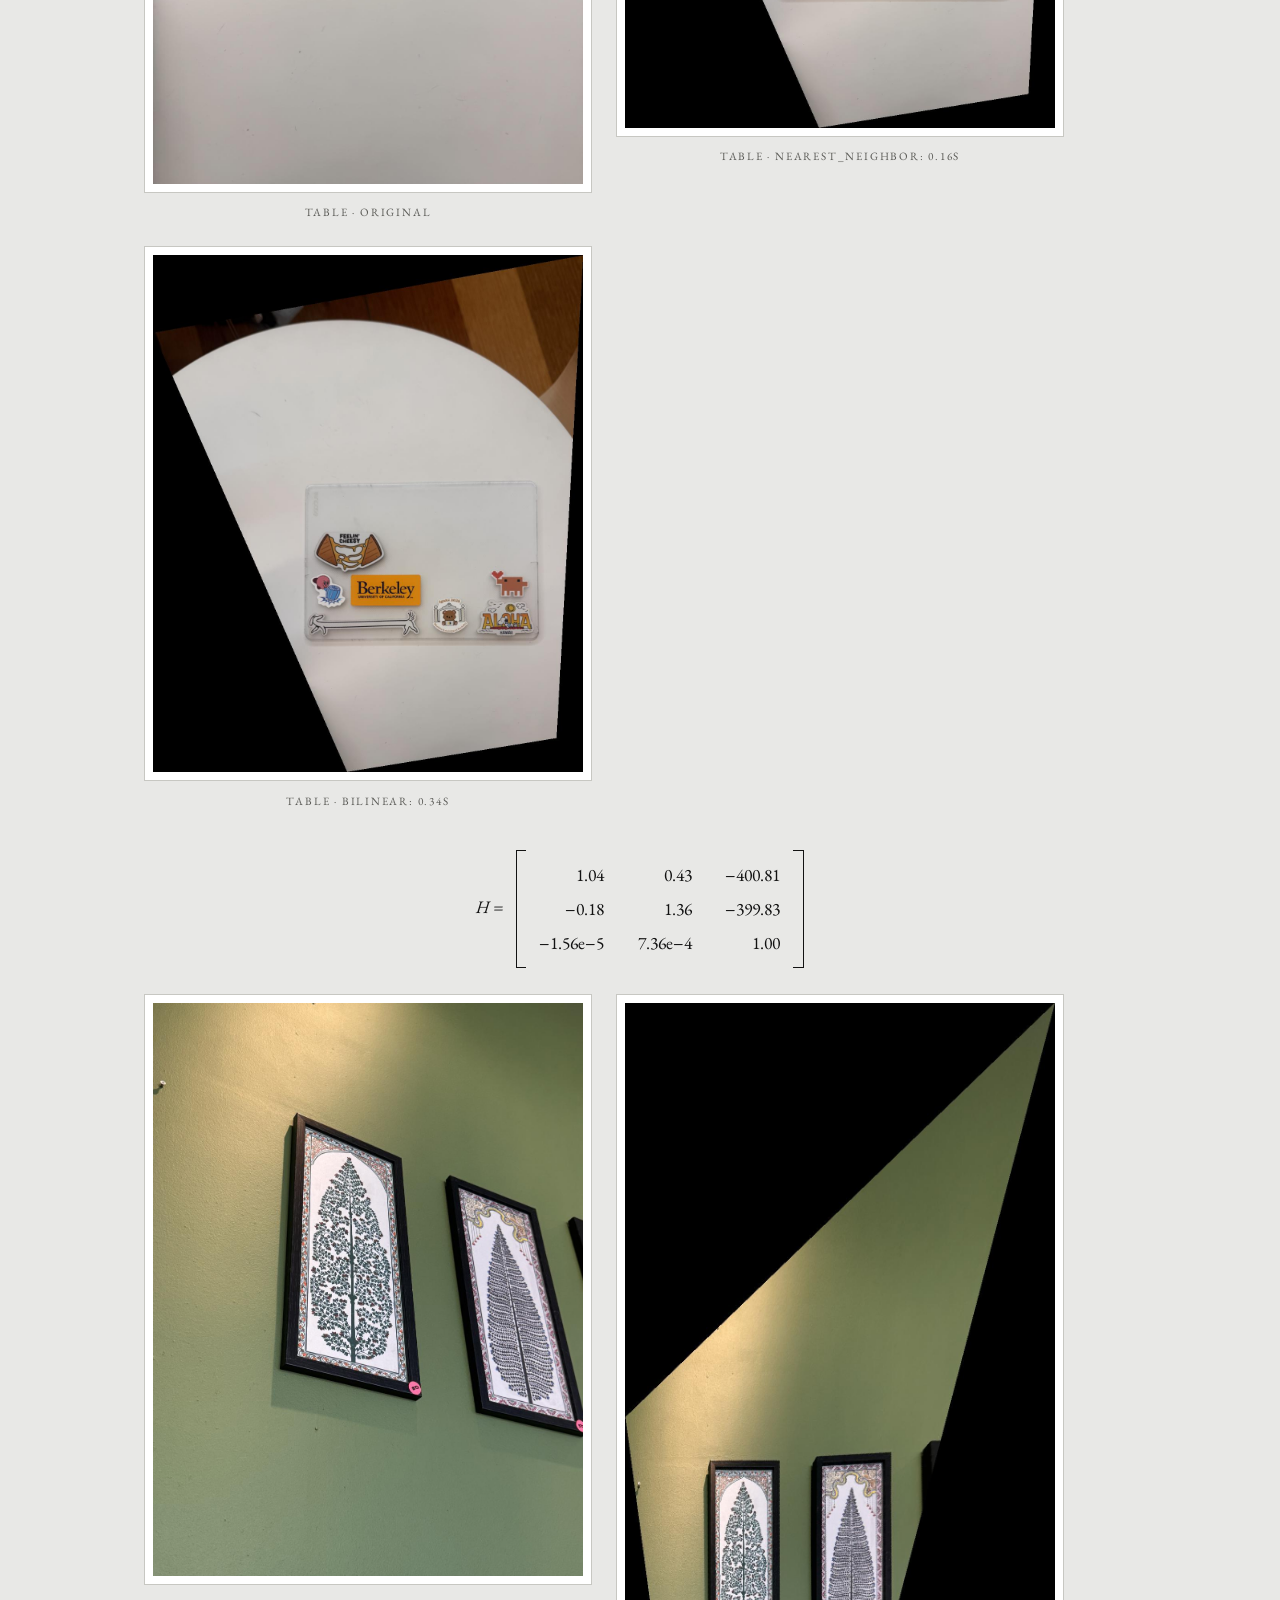
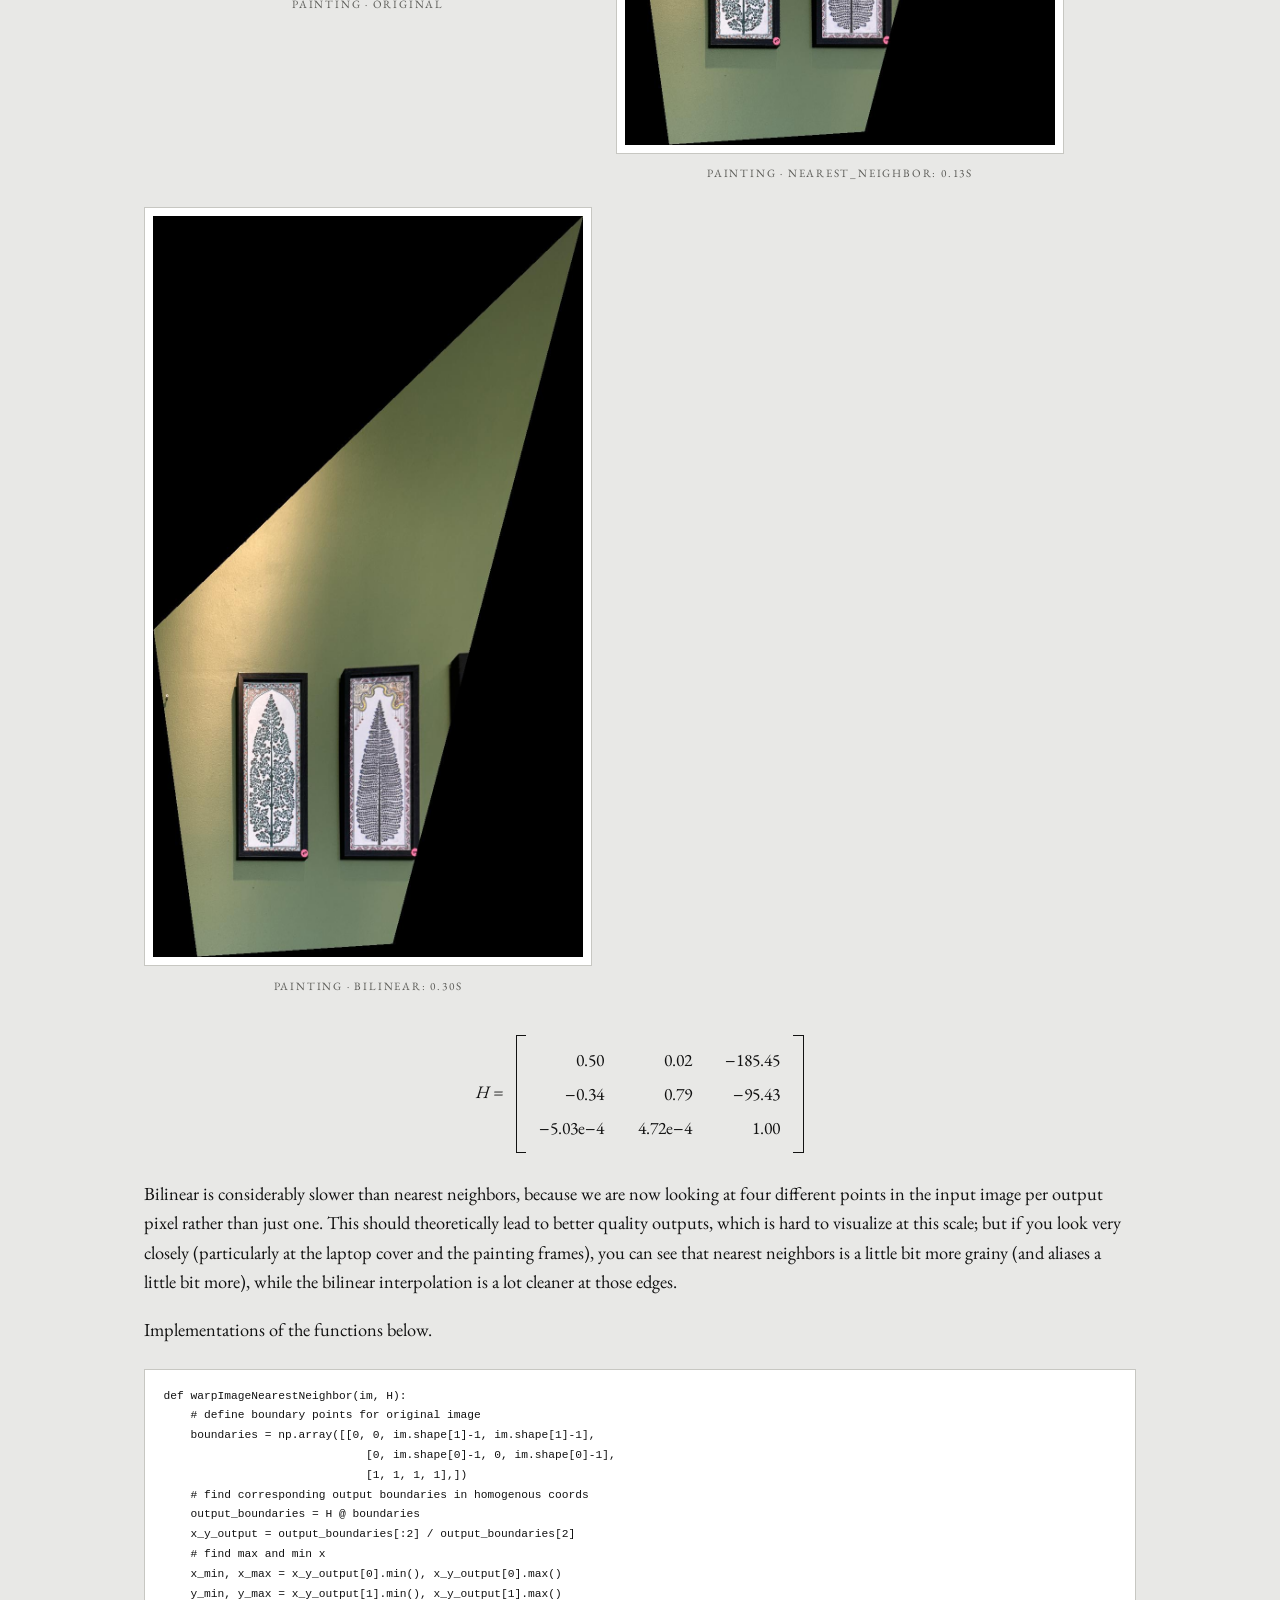
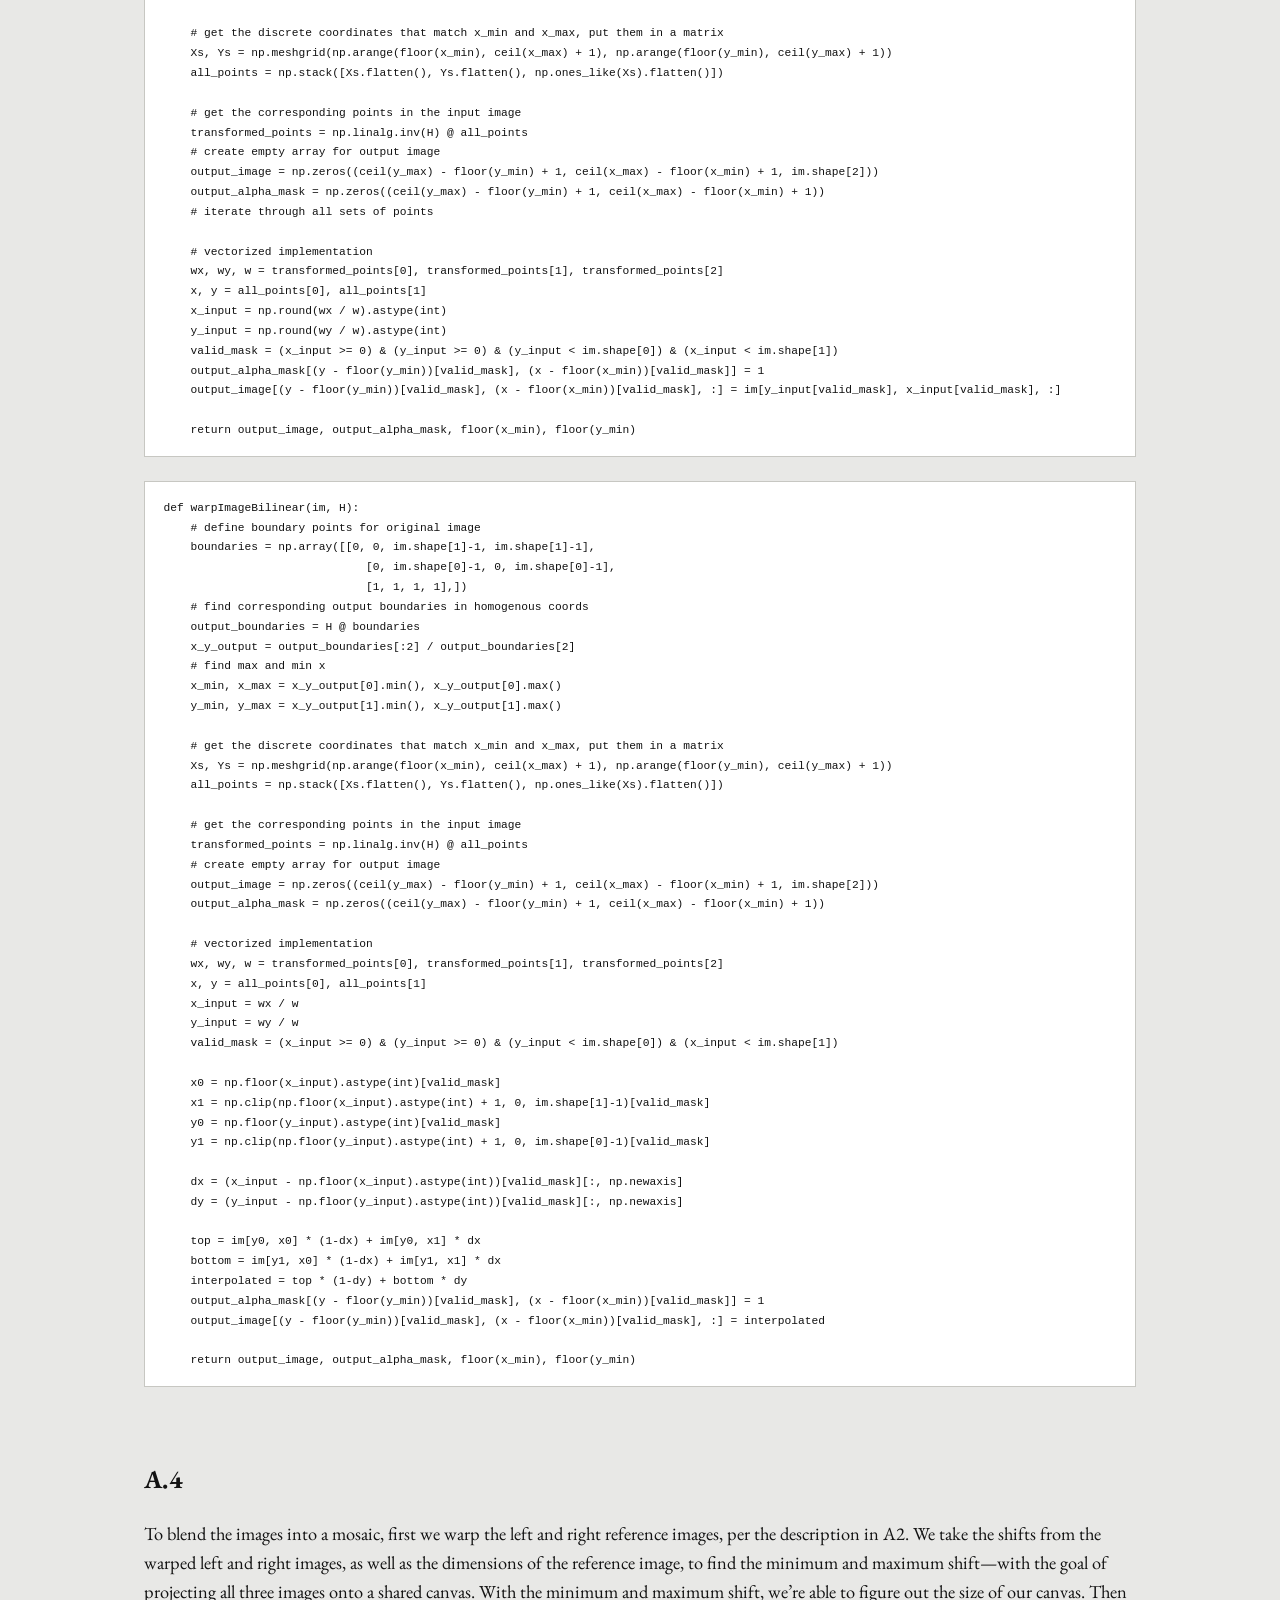
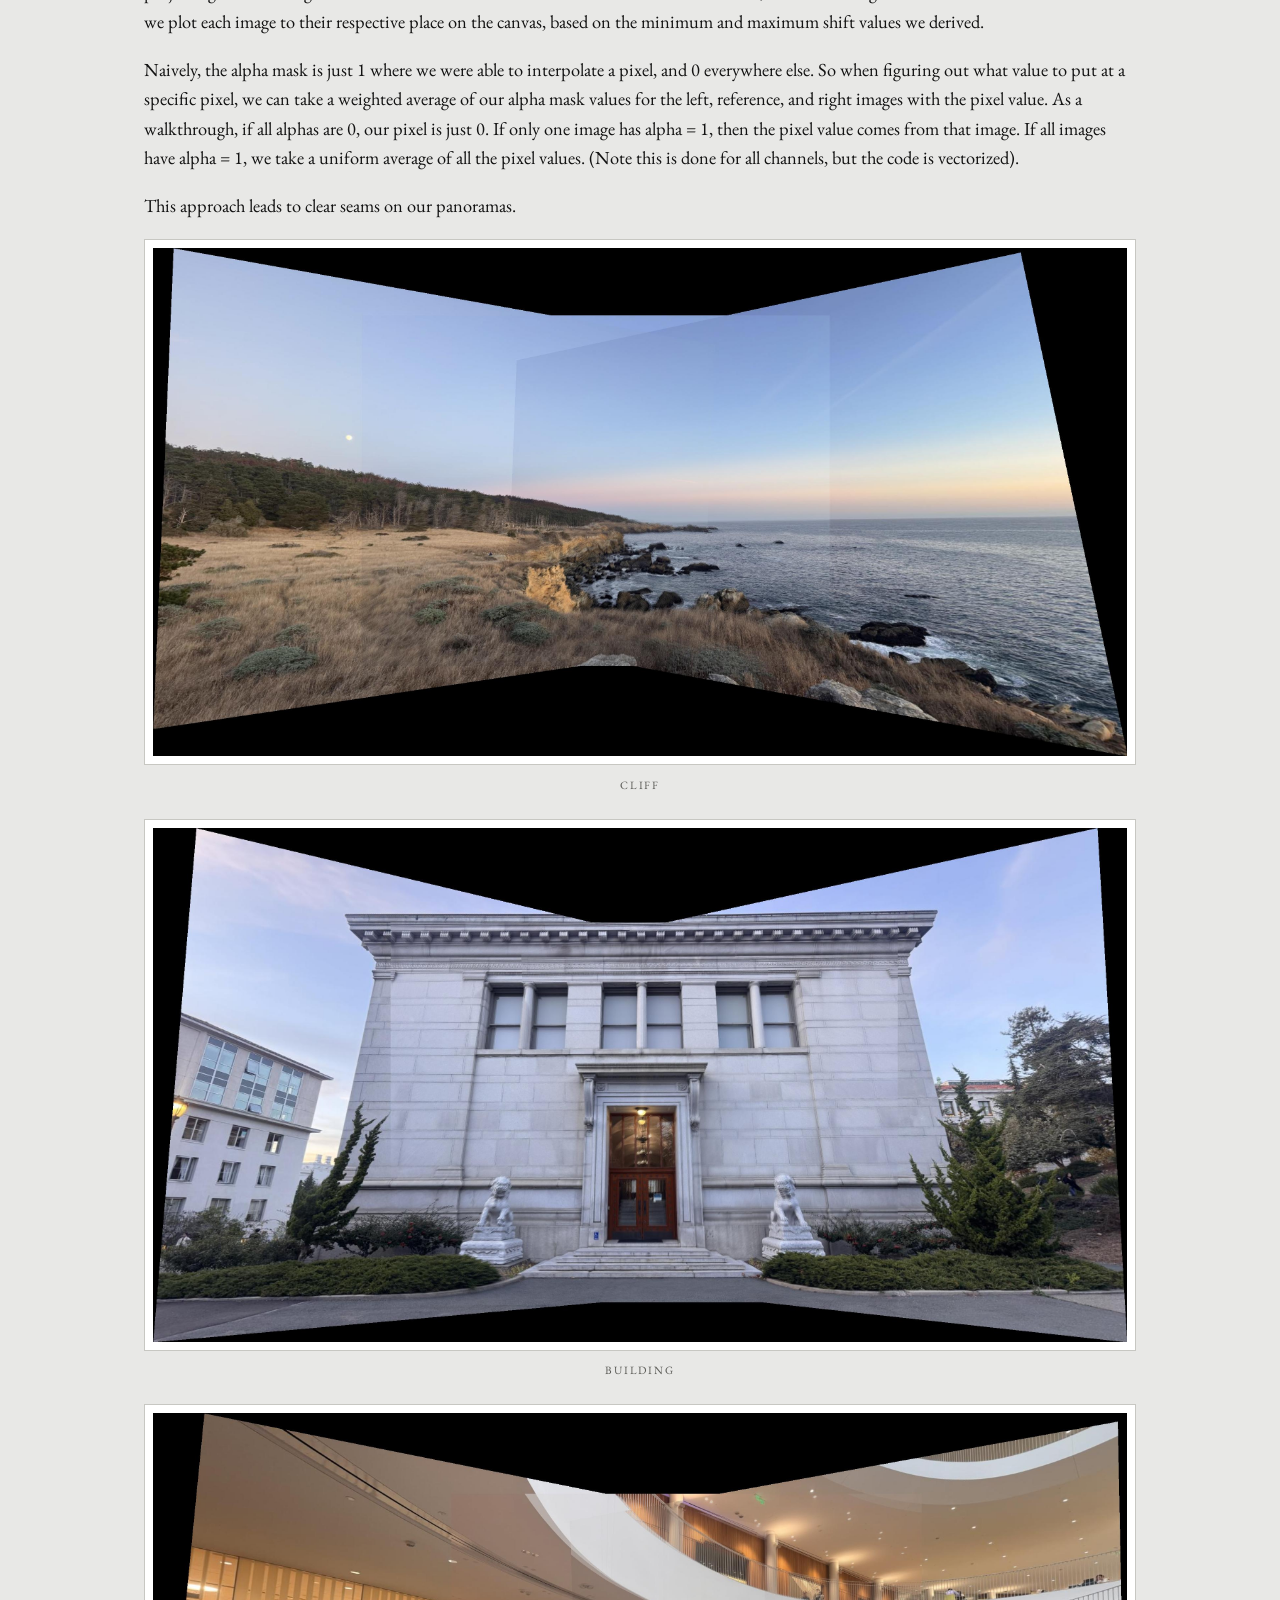
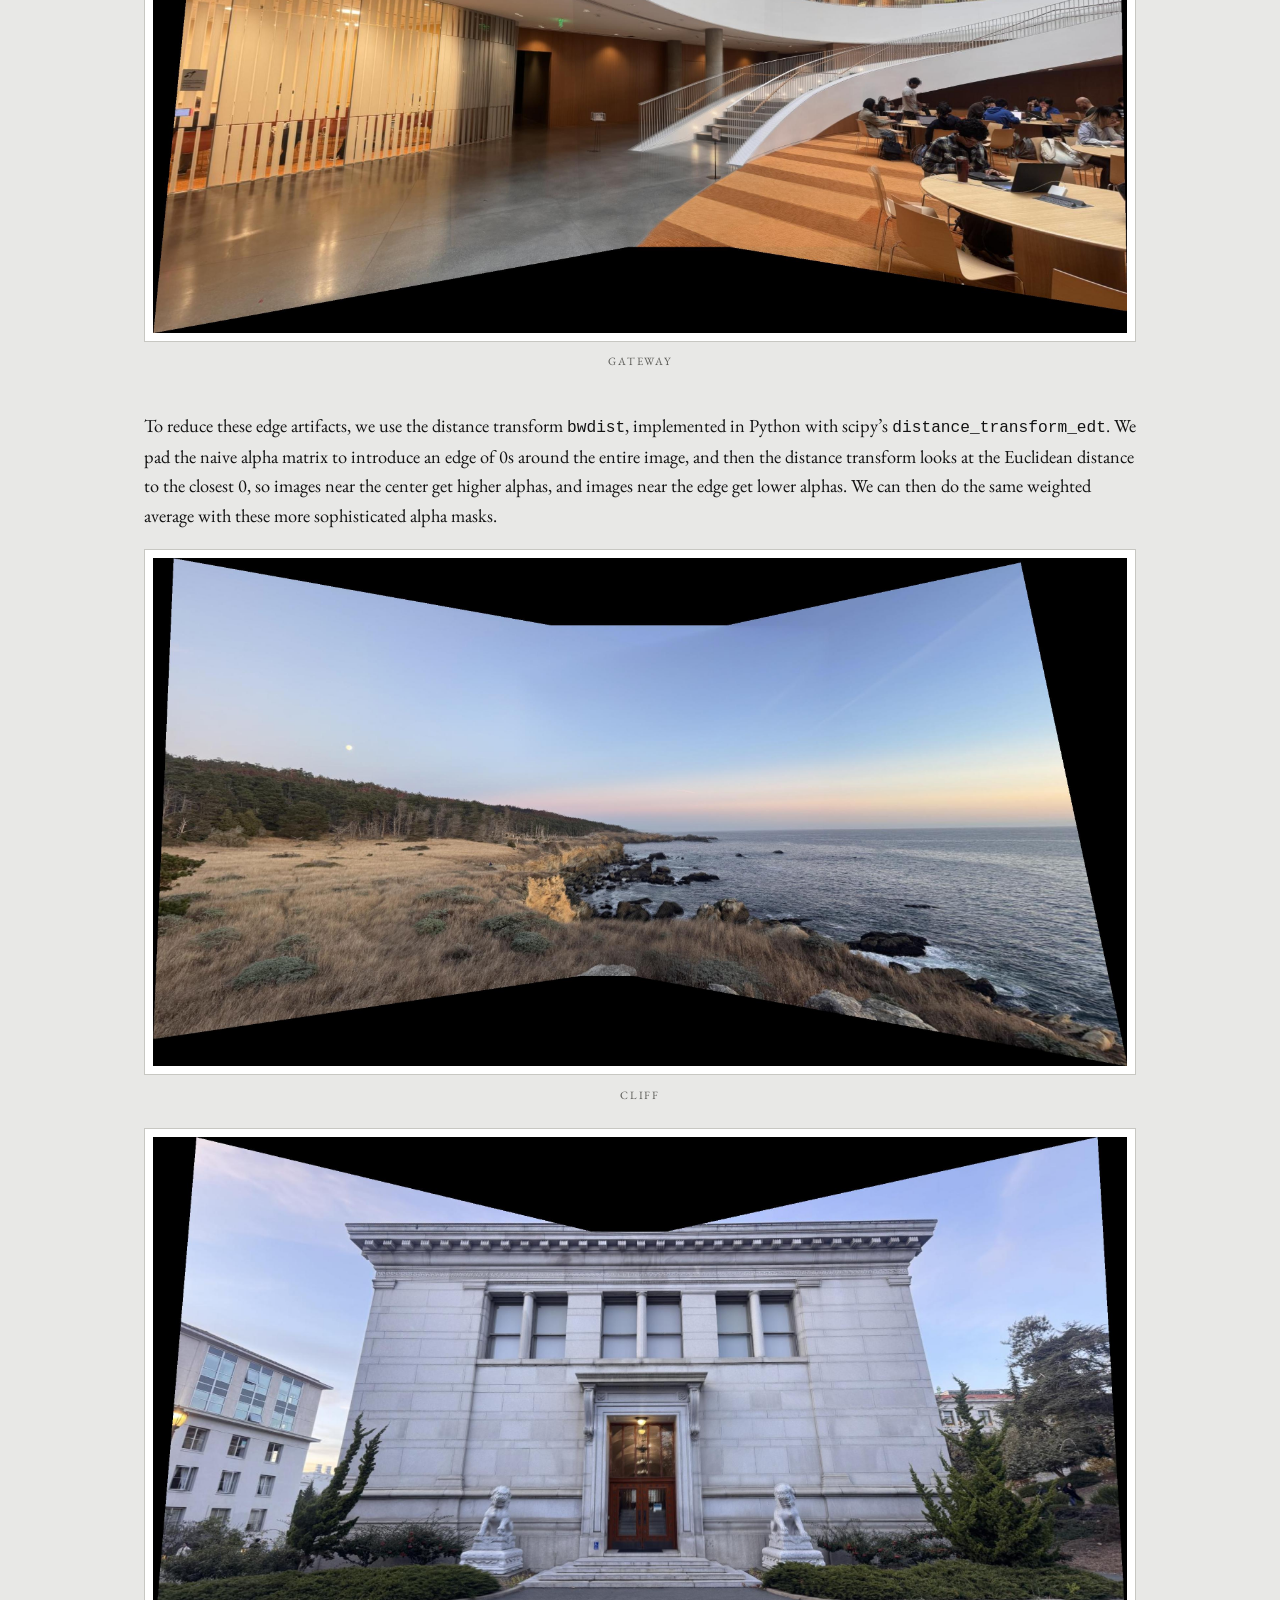
<file: 4/index.html>
<!DOCTYPE html>
<html lang="en">
<head>
    <meta charset="utf-8">
    <meta name="viewport" content="width=device-width, initial-scale=1">
    <title>Project 4</title>
    <link href="https://fonts.googleapis.com/css2?family=EB+Garamond:ital,wght@0,400;0,700;1,400&display=swap" rel="stylesheet">
    <link rel="stylesheet" href="../style.css">
</head>
<body>
<main>
    <a class="back" href="../index.html">&larr; Portfolio</a>
    <p class="label">Project 4: Image Warping and Mosaicing</p>

    <section>
        <h2>A.1</h2>
        <p>Here are the images I’ve shot. All of them are projective transforms, so I fixed my center of projection and only rotated the camera.</p>

        <p>The first set of images are from a sunset at Salt Point State Park.</p>
        <div class="row">
            <figure>
                <img src="images/cliff1.jpg" alt="Cliff, left view" loading="lazy">
                <figcaption>left</figcaption>
            </figure>
            <figure>
                <img src="images/cliff2.jpg" alt="Cliff, reference view" loading="lazy">
                <figcaption>reference</figcaption>
            </figure>
            <figure>
                <img src="images/cliff3.jpg" alt="Cliff, right view" loading="lazy">
                <figcaption>right</figcaption>
            </figure>
        </div>

        <p>The second set of images are from a building on campus.</p>
        <div class="row">
            <figure>
                <img src="images/building1.jpg" alt="Building, left view" loading="lazy">
                <figcaption>left</figcaption>
            </figure>
            <figure>
                <img src="images/building2.jpg" alt="Building, reference view" loading="lazy">
                <figcaption>reference</figcaption>
            </figure>
            <figure>
                <img src="images/building3.jpg" alt="Building, right view" loading="lazy">
                <figcaption>right</figcaption>
            </figure>
        </div>

        <p>The third set of images were taken in the basement of Gateway.</p>
        <div class="row">
            <figure>
                <img src="images/gateway1.jpg" alt="Gateway, left view" loading="lazy">
                <figcaption>left</figcaption>
            </figure>
            <figure>
                <img src="images/gateway2.jpg" alt="Gateway, reference view" loading="lazy">
                <figcaption>reference</figcaption>
            </figure>
            <figure>
                <img src="images/gateway3.jpg" alt="Gateway, right view" loading="lazy">
                <figcaption>right</figcaption>
            </figure>
        </div>
    </section>

    <section>
        <h2>A.2</h2>
        <p>Here’s my implementation of the system of equations.</p>
<pre><code>def compute_H(im1_pts, im2_pts):
    A = []
    b = []
    for (x1, y1), (x2, y2) in zip(im1_pts, im2_pts):
        A.append([x1, y1, 1, 0, 0, 0, -1*x1*x2, -1*y1*x2])
        A.append([0, 0, 0, x1, y1, 1, -1*x1*y2, -1*y1*y2])
        b.append(x2)
        b.append(y2)
    A = np.array(A)
    b = np.array(b)
    x, residuals, rank, s = np.linalg.lstsq(A, b, rcond=None)
    H = np.append(x, 1).reshape(3, 3)
    print("H matrix", H)
    return H</code></pre>

        <p>Essentially, we want to compute the eight degrees of freedom in matrix</p>
        <div class="eq">
            <span class="lbl">H =</span>
            <span class="mat"><span>a</span><span>b</span><span>c</span><span>d</span><span>e</span><span>f</span><span>g</span><span>h</span><span>1</span></span>
        </div>
        <p>In equation form, we have <em>p′</em> = H<em>p</em>, where <em>p′</em> = [<em>wx′ wy′ w</em>] (column vector) and <em>p</em> = [<em>x y</em> 1] (column vector), since both <em>p′</em> and <em>p</em> are in homogenous coordinates.</p>
        <p>Thus we have</p>
        <div class="eq"><em>wx′</em> = <em>ax</em> + <em>by</em> + <em>c</em>, &nbsp;&nbsp; <em>wy′</em> = <em>dx</em> + <em>ey</em> + <em>f</em>, &nbsp;&nbsp; <em>w</em> = <em>gx</em> + <em>hy</em> + 1</div>
        <p>If we divide both sides by <em>w</em>, we get <em>wx′</em>/<em>w</em> = <em>x′</em> = (<em>ax</em>+<em>by</em>+<em>c</em>)/(<em>gx</em>+<em>hy</em>+1). If we multiply both sides by <em>gx</em>+<em>hy</em>+1 and isolate <em>x′</em>, we have</p>
        <div class="eq"><em>x′</em>(<em>gx</em> + <em>hy</em> + 1) = <em>ax</em> + <em>by</em> + <em>c</em></div>
        <div class="eq"><em>gxx′</em> + <em>hyx′</em> + <em>x′</em> = <em>ax</em> + <em>by</em> + <em>c</em></div>
        <div class="eq"><em>x′</em> = <em>ax</em> + <em>by</em> + <em>c</em> &minus; <em>gxx′</em> &minus; <em>hyx′</em></div>
        <p>Thus if we set this up as a least-squares regression problem where we need to solve for eight-dimensional vector <strong>h</strong> = [<em>a b c d e f g h</em>] (column vector), we want to add the row [<em>x y</em> 1 0 0 0 &minus;<em>x′x</em> &minus;<em>x′y</em>] to design matrix A with target [<em>x′</em>].</p>
        <p>We can parallel this setup for <em>y′</em>, and we will get <em>y′</em> = <em>dx</em> + <em>ey</em> + <em>f</em> &minus; <em>gxy′</em> &minus; <em>hyy′</em> with target [<em>y′</em>].</p>
        <p>Thus for each point we get two equations. We only need 4 systems of equations to recover a matrix, but we choose to use least-squares and solve an overdetermined system to recover a better estimate, as clicking points can be prone to noise.</p>
        <p>For all three panoramas, we want to project onto the middle reference image. Thus we compute <code>compute_H(left, ref)</code> and <code>compute_H(right, ref)</code> such that H tells us how to map the coordinates of some image to the reference.</p>
        <p>Thus for these correspondence images, the right image corresponds to the reference image, and the left image corresponds to either the left/right image that we are mapping coordinates onto the reference for.</p>

        <h3>Cliff</h3>
        <p>I used 10 correspondence points for each pair.</p>
        <div class="row">
            <figure class="full">
                <img src="outputs/cliff1_cliff2_correspondences.jpg" alt="Cliff left to reference correspondences" loading="lazy">
                <figcaption>left &rarr; reference</figcaption>
            </figure>
            <figure class="full">
                <img src="outputs/cliff3_cliff2_correspondences.jpg" alt="Cliff right to reference correspondences" loading="lazy">
                <figcaption>right &rarr; reference</figcaption>
            </figure>
        </div>
        <div class="eq">
            <span class="lbl">H<sub>left&rarr;ref</sub> =</span>
            <span class="mat"><span>1.60</span><span>&minus;0.06</span><span>&minus;574.38</span><span>0.24</span><span>1.37</span><span>&minus;205.42</span><span>4.10e&minus;4</span><span>1.15e&minus;6</span><span>1.00</span></span>
        </div>
        <div class="eq">
            <span class="lbl">H<sub>right&rarr;ref</sub> =</span>
            <span class="mat"><span>0.50</span><span>&minus;0.08</span><span>472.42</span><span>&minus;0.18</span><span>0.70</span><span>136.81</span><span>&minus;2.89e&minus;4</span><span>&minus;1.11e&minus;4</span><span>1.00</span></span>
        </div>

        <h3>Building</h3>
        <p>I used 22 correspondence points for the left pair and 19 for the right pair.</p>
        <div class="row">
            <figure class="full">
                <img src="outputs/building1_building2_correspondences.jpg" alt="Building left to reference correspondences" loading="lazy">
                <figcaption>left &rarr; reference</figcaption>
            </figure>
            <figure class="full">
                <img src="outputs/building3_building2_correspondences.jpg" alt="Building right to reference correspondences" loading="lazy">
                <figcaption>right &rarr; reference</figcaption>
            </figure>
        </div>
        <div class="eq">
            <span class="lbl">H<sub>left&rarr;ref</sub> =</span>
            <span class="mat"><span>1.56</span><span>&minus;0.11</span><span>&minus;541.35</span><span>0.31</span><span>1.33</span><span>&minus;256.87</span><span>4.05e&minus;4</span><span>5.98e&minus;7</span><span>1.00</span></span>
        </div>
        <div class="eq">
            <span class="lbl">H<sub>right&rarr;ref</sub> =</span>
            <span class="mat"><span>0.60</span><span>0.04</span><span>371.52</span><span>&minus;0.19</span><span>0.84</span><span>92.21</span><span>&minus;2.78e&minus;4</span><span>&minus;1.47e&minus;6</span><span>1.00</span></span>
        </div>

        <h3>Gateway</h3>
        <p>I used 18 correspondence points for the left pair and 15 for the right pair.</p>
        <div class="row">
            <figure class="full">
                <img src="outputs/gateway1_gateway2_correspondences.jpg" alt="Gateway left to reference correspondences" loading="lazy">
                <figcaption>left &rarr; reference</figcaption>
            </figure>
            <figure class="full">
                <img src="outputs/gateway3_gateway2_correspondences.jpg" alt="Gateway right to reference correspondences" loading="lazy">
                <figcaption>right &rarr; reference</figcaption>
            </figure>
        </div>
        <div class="eq">
            <span class="lbl">H<sub>left&rarr;ref</sub> =</span>
            <span class="mat"><span>1.68</span><span>&minus;0.09</span><span>&minus;749.49</span><span>0.29</span><span>1.39</span><span>&minus;244.09</span><span>5.08e&minus;4</span><span>&minus;5.92e&minus;5</span><span>1.00</span></span>
        </div>
        <div class="eq">
            <span class="lbl">H<sub>right&rarr;ref</sub> =</span>
            <span class="mat"><span>0.62</span><span>0.03</span><span>359.32</span><span>&minus;0.15</span><span>0.86</span><span>81.59</span><span>&minus;2.69e&minus;4</span><span>7.43e&minus;6</span><span>1.00</span></span>
        </div>
    </section>

    <section>
        <h2>A.3</h2>
        <p>We now need to do our interpolation. We have two methods available to us; nearest neighbors and bilinear.</p>
        <p>In both cases, we warp some image using inverse warping. Thus, first, we recover the boundary points of the original image; we pass it through H to then find the boundary points in this new warped space. These new points may be negative, but we need to visualize them in numpy arrays (with nonnegative indices), and thus we create a new output array for the warped images that matches the dimensions of the new warped image. We go from the floor of the lowest x-coordinate of the boundary points to the ceiling of the highest; and do a similar procedure for y.</p>
        <p>With this shape, we can now figure out each of the specific coordinates in this new “warped space.” For each of these coordinates, we conduct an inverse warp, so we map them back to their corresponding pixel in the input image. We do so by simply multiplying each point by the inverse of H.</p>
        <p>These points don’t necessarily have to be integers. In nearest neighbors, we map to the nearest integer point; if, instead, we land outside of the input image, we simply set the pixels for all channels at that point to 0, and update our corresponding alpha array as 0, to indicate that we couldn’t fill in a value for this pixel. These alphas will come in handy later!</p>
        <p>In bilinear interpolation, we take an average of the four closest points, weighted by how close our decimal point maps to each one. This can be done by linearly interpolating the top two points, and separately, the bottom two points, and then interpolating the two resulting ones together. This reduces to nearest neighbors if we map to an integer point, as we will give the three other “closest” points a weight of 0. We consider (0, 0) to be the center of the first pixel for ease.</p>
        <p>We rectify two images with both interpolation methods: a picture of my laptop case on a table in Gateway (guess where I did this project? 😭) and a painting from a cafe on Solano Avenue.</p>
        <p>Both objects are rectangles, so I click the points in the image and define my own bounding box by specifying a rectangular height and width.</p>
        <p>Here are results for both.</p>
        <div class="row">
            <figure class="half">
                <img src="images/table.jpg" alt="Table, original" loading="lazy">
                <figcaption>table &middot; original</figcaption>
            </figure>
            <figure class="half">
                <img src="outputs/table_rectify_nearest_neighbor.jpg" alt="Table rectified, nearest neighbor" loading="lazy">
                <figcaption>table &middot; nearest_neighbor: 0.16s</figcaption>
            </figure>
            <figure class="half">
                <img src="outputs/table_rectify_bilinear.jpg" alt="Table rectified, bilinear" loading="lazy">
                <figcaption>table &middot; bilinear: 0.34s</figcaption>
            </figure>
        </div>
        <div class="eq">
            <span class="lbl">H =</span>
            <span class="mat"><span>1.04</span><span>0.43</span><span>&minus;400.81</span><span>&minus;0.18</span><span>1.36</span><span>&minus;399.83</span><span>&minus;1.56e&minus;5</span><span>7.36e&minus;4</span><span>1.00</span></span>
        </div>
        <div class="row">
            <figure class="half">
                <img src="images/painting.jpg" alt="Painting, original" loading="lazy">
                <figcaption>painting &middot; original</figcaption>
            </figure>
            <figure class="half">
                <img src="outputs/painting_rectify_nearest_neighbor.jpg" alt="Painting rectified, nearest neighbor" loading="lazy">
                <figcaption>painting &middot; nearest_neighbor: 0.13s</figcaption>
            </figure>
            <figure class="half">
                <img src="outputs/painting_rectify_bilinear.jpg" alt="Painting rectified, bilinear" loading="lazy">
                <figcaption>painting &middot; bilinear: 0.30s</figcaption>
            </figure>
        </div>
        <div class="eq">
            <span class="lbl">H =</span>
            <span class="mat"><span>0.50</span><span>0.02</span><span>&minus;185.45</span><span>&minus;0.34</span><span>0.79</span><span>&minus;95.43</span><span>&minus;5.03e&minus;4</span><span>4.72e&minus;4</span><span>1.00</span></span>
        </div>
        <p>Bilinear is considerably slower than nearest neighbors, because we are now looking at four different points in the input image per output pixel rather than just one. This should theoretically lead to better quality outputs, which is hard to visualize at this scale; but if you look very closely (particularly at the laptop cover and the painting frames), you can see that nearest neighbors is a little bit more grainy (and aliases a little bit more), while the bilinear interpolation is a lot cleaner at those edges.</p>

        <p>Implementations of the functions below.</p>
<pre><code>def warpImageNearestNeighbor(im, H):
    # define boundary points for original image
    boundaries = np.array([[0, 0, im.shape[1]-1, im.shape[1]-1],
                              [0, im.shape[0]-1, 0, im.shape[0]-1],
                              [1, 1, 1, 1],])
    # find corresponding output boundaries in homogenous coords
    output_boundaries = H @ boundaries
    x_y_output = output_boundaries[:2] / output_boundaries[2]
    # find max and min x
    x_min, x_max = x_y_output[0].min(), x_y_output[0].max()
    y_min, y_max = x_y_output[1].min(), x_y_output[1].max()

    # get the discrete coordinates that match x_min and x_max, put them in a matrix
    Xs, Ys = np.meshgrid(np.arange(floor(x_min), ceil(x_max) + 1), np.arange(floor(y_min), ceil(y_max) + 1))
    all_points = np.stack([Xs.flatten(), Ys.flatten(), np.ones_like(Xs).flatten()])

    # get the corresponding points in the input image
    transformed_points = np.linalg.inv(H) @ all_points
    # create empty array for output image
    output_image = np.zeros((ceil(y_max) - floor(y_min) + 1, ceil(x_max) - floor(x_min) + 1, im.shape[2]))
    output_alpha_mask = np.zeros((ceil(y_max) - floor(y_min) + 1, ceil(x_max) - floor(x_min) + 1))
    # iterate through all sets of points

    # vectorized implementation
    wx, wy, w = transformed_points[0], transformed_points[1], transformed_points[2]
    x, y = all_points[0], all_points[1]
    x_input = np.round(wx / w).astype(int)
    y_input = np.round(wy / w).astype(int)
    valid_mask = (x_input &gt;= 0) &amp; (y_input &gt;= 0) &amp; (y_input &lt; im.shape[0]) &amp; (x_input &lt; im.shape[1])
    output_alpha_mask[(y - floor(y_min))[valid_mask], (x - floor(x_min))[valid_mask]] = 1
    output_image[(y - floor(y_min))[valid_mask], (x - floor(x_min))[valid_mask], :] = im[y_input[valid_mask], x_input[valid_mask], :]

    return output_image, output_alpha_mask, floor(x_min), floor(y_min)</code></pre>

<pre><code>def warpImageBilinear(im, H):
    # define boundary points for original image
    boundaries = np.array([[0, 0, im.shape[1]-1, im.shape[1]-1],
                              [0, im.shape[0]-1, 0, im.shape[0]-1],
                              [1, 1, 1, 1],])
    # find corresponding output boundaries in homogenous coords
    output_boundaries = H @ boundaries
    x_y_output = output_boundaries[:2] / output_boundaries[2]
    # find max and min x
    x_min, x_max = x_y_output[0].min(), x_y_output[0].max()
    y_min, y_max = x_y_output[1].min(), x_y_output[1].max()

    # get the discrete coordinates that match x_min and x_max, put them in a matrix
    Xs, Ys = np.meshgrid(np.arange(floor(x_min), ceil(x_max) + 1), np.arange(floor(y_min), ceil(y_max) + 1))
    all_points = np.stack([Xs.flatten(), Ys.flatten(), np.ones_like(Xs).flatten()])

    # get the corresponding points in the input image
    transformed_points = np.linalg.inv(H) @ all_points
    # create empty array for output image
    output_image = np.zeros((ceil(y_max) - floor(y_min) + 1, ceil(x_max) - floor(x_min) + 1, im.shape[2]))
    output_alpha_mask = np.zeros((ceil(y_max) - floor(y_min) + 1, ceil(x_max) - floor(x_min) + 1))

    # vectorized implementation
    wx, wy, w = transformed_points[0], transformed_points[1], transformed_points[2]
    x, y = all_points[0], all_points[1]
    x_input = wx / w
    y_input = wy / w
    valid_mask = (x_input &gt;= 0) &amp; (y_input &gt;= 0) &amp; (y_input &lt; im.shape[0]) &amp; (x_input &lt; im.shape[1])

    x0 = np.floor(x_input).astype(int)[valid_mask]
    x1 = np.clip(np.floor(x_input).astype(int) + 1, 0, im.shape[1]-1)[valid_mask]
    y0 = np.floor(y_input).astype(int)[valid_mask]
    y1 = np.clip(np.floor(y_input).astype(int) + 1, 0, im.shape[0]-1)[valid_mask]

    dx = (x_input - np.floor(x_input).astype(int))[valid_mask][:, np.newaxis]
    dy = (y_input - np.floor(y_input).astype(int))[valid_mask][:, np.newaxis]

    top = im[y0, x0] * (1-dx) + im[y0, x1] * dx
    bottom = im[y1, x0] * (1-dx) + im[y1, x1] * dx
    interpolated = top * (1-dy) + bottom * dy
    output_alpha_mask[(y - floor(y_min))[valid_mask], (x - floor(x_min))[valid_mask]] = 1
    output_image[(y - floor(y_min))[valid_mask], (x - floor(x_min))[valid_mask], :] = interpolated

    return output_image, output_alpha_mask, floor(x_min), floor(y_min)</code></pre>
    </section>

    <section>
        <h2>A.4</h2>
        <p>To blend the images into a mosaic, first we warp the left and right reference images, per the description in A2. We take the shifts from the warped left and right images, as well as the dimensions of the reference image, to find the minimum and maximum shift—with the goal of projecting all three images onto a shared canvas. With the minimum and maximum shift, we’re able to figure out the size of our canvas. Then we plot each image to their respective place on the canvas, based on the minimum and maximum shift values we derived.</p>
        <p>Naively, the alpha mask is just 1 where we were able to interpolate a pixel, and 0 everywhere else. So when figuring out what value to put at a specific pixel, we can take a weighted average of our alpha mask values for the left, reference, and right images with the pixel value. As a walkthrough, if all alphas are 0, our pixel is just 0. If only one image has alpha = 1, then the pixel value comes from that image. If all images have alpha = 1, we take a uniform average of all the pixel values. (Note this is done for all channels, but the code is vectorized).</p>
        <p>This approach leads to clear seams on our panoramas.</p>
        <div class="row">
            <figure class="full">
                <img src="outputs/cliff_result_naive.jpg" alt="Cliff mosaic, naive blending" loading="lazy">
                <figcaption>cliff</figcaption>
            </figure>
            <figure class="full">
                <img src="outputs/building_result_naive.jpg" alt="Building mosaic, naive blending" loading="lazy">
                <figcaption>building</figcaption>
            </figure>
            <figure class="full">
                <img src="outputs/gateway_result_naive.jpg" alt="Gateway mosaic, naive blending" loading="lazy">
                <figcaption>gateway</figcaption>
            </figure>
        </div>
        <p>To reduce these edge artifacts, we use the distance transform <code>bwdist</code>, implemented in Python with scipy’s <code>distance_transform_edt</code>. We pad the naive alpha matrix to introduce an edge of 0s around the entire image, and then the distance transform looks at the Euclidean distance to the closest 0, so images near the center get higher alphas, and images near the edge get lower alphas. We can then do the same weighted average with these more sophisticated alpha masks.</p>
        <div class="row">
            <figure class="full">
                <img src="outputs/cliff_result_alpha_mask.jpg" alt="Cliff mosaic, distance transform blending" loading="lazy">
                <figcaption>cliff</figcaption>
            </figure>
            <figure class="full">
                <img src="outputs/building_result_alpha_mask.jpg" alt="Building mosaic, distance transform blending" loading="lazy">
                <figcaption>building</figcaption>
            </figure>
            <figure class="full">
                <img src="outputs/gateway_result_alpha_mask.jpg" alt="Gateway mosaic, distance transform blending" loading="lazy">
                <figcaption>gateway</figcaption>
            </figure>
        </div>
        <p>This is better, as the edge artifacts have largely disappeared. However, we’re seeing a lot of ghosting of high-frequency terms; you can see how blurry the building warp is near the door, and the cliffs/ocean near the rocks.</p>
        <p>To mitigate this, we separate the frequencies. It’s not quite a Laplacian pyramid, as we’re not doing any downsizing, but we do use Laplacian blending techniques. We do a Gaussian blur over each warped image to extract the low frequencies, and subtract from the original image to get the high frequencies. We combine the low frequencies with the <code>distance_transform_edt</code> alpha mask. For the high frequencies, we do not want to blend them; rather we want to choose one image per pixel to retain them from. So we find the largest alpha across the left, reference, and right masks, and only keep the high-frequency information for the image corresponding to that largest alpha (essentially an argmax). This is much better; you can see the high-frequency detail return to the door of the building, the rocks in the ocean, and the staircase of the Gateway.</p>
        <div class="row">
            <figure class="full">
                <img src="outputs/cliff_result_laplacian.jpg" alt="Cliff mosaic, frequency separated blending" loading="lazy">
                <figcaption>cliff</figcaption>
            </figure>
            <figure class="full">
                <img src="outputs/building_result_laplacian.jpg" alt="Building mosaic, frequency separated blending" loading="lazy">
                <figcaption>building</figcaption>
            </figure>
            <figure class="full">
                <img src="outputs/gateway_result_laplacian.jpg" alt="Gateway mosaic, frequency separated blending" loading="lazy">
                <figcaption>gateway</figcaption>
            </figure>
        </div>
    </section>
</main>
</body>
</html>
</file>
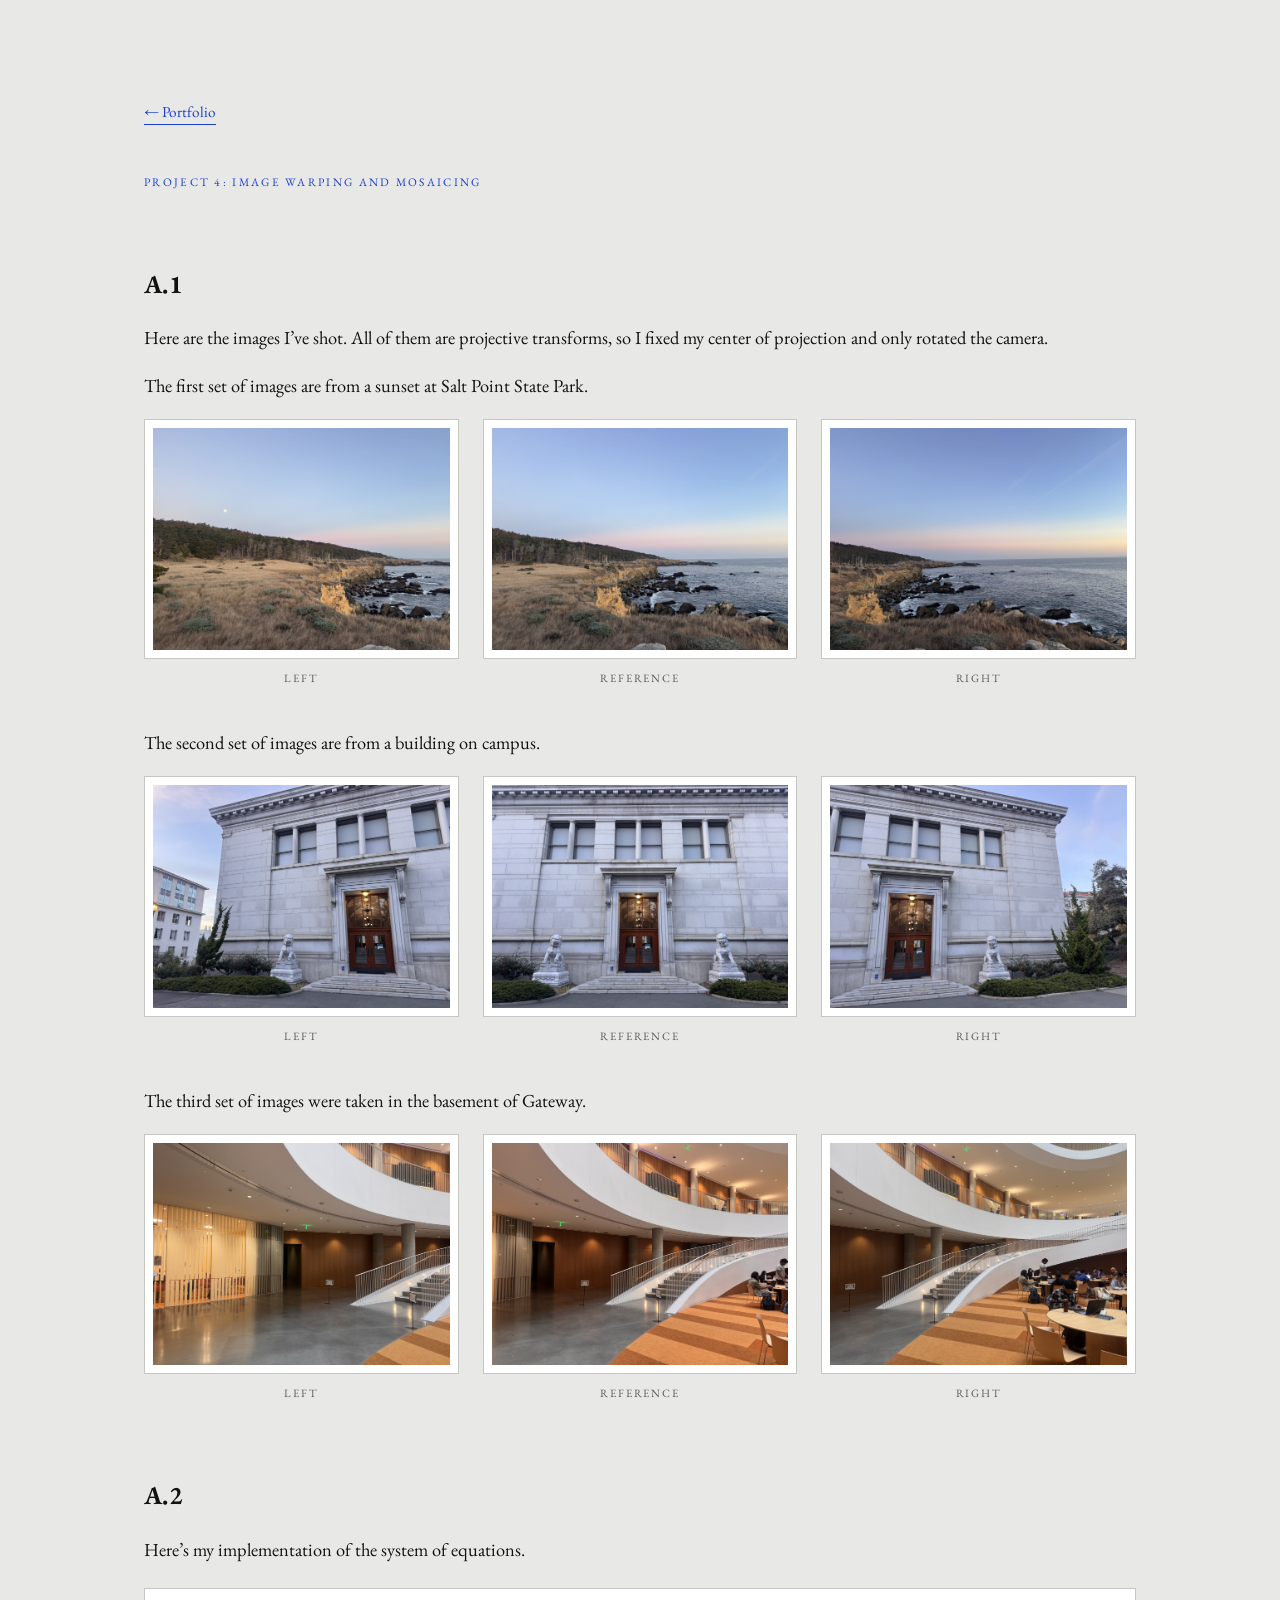
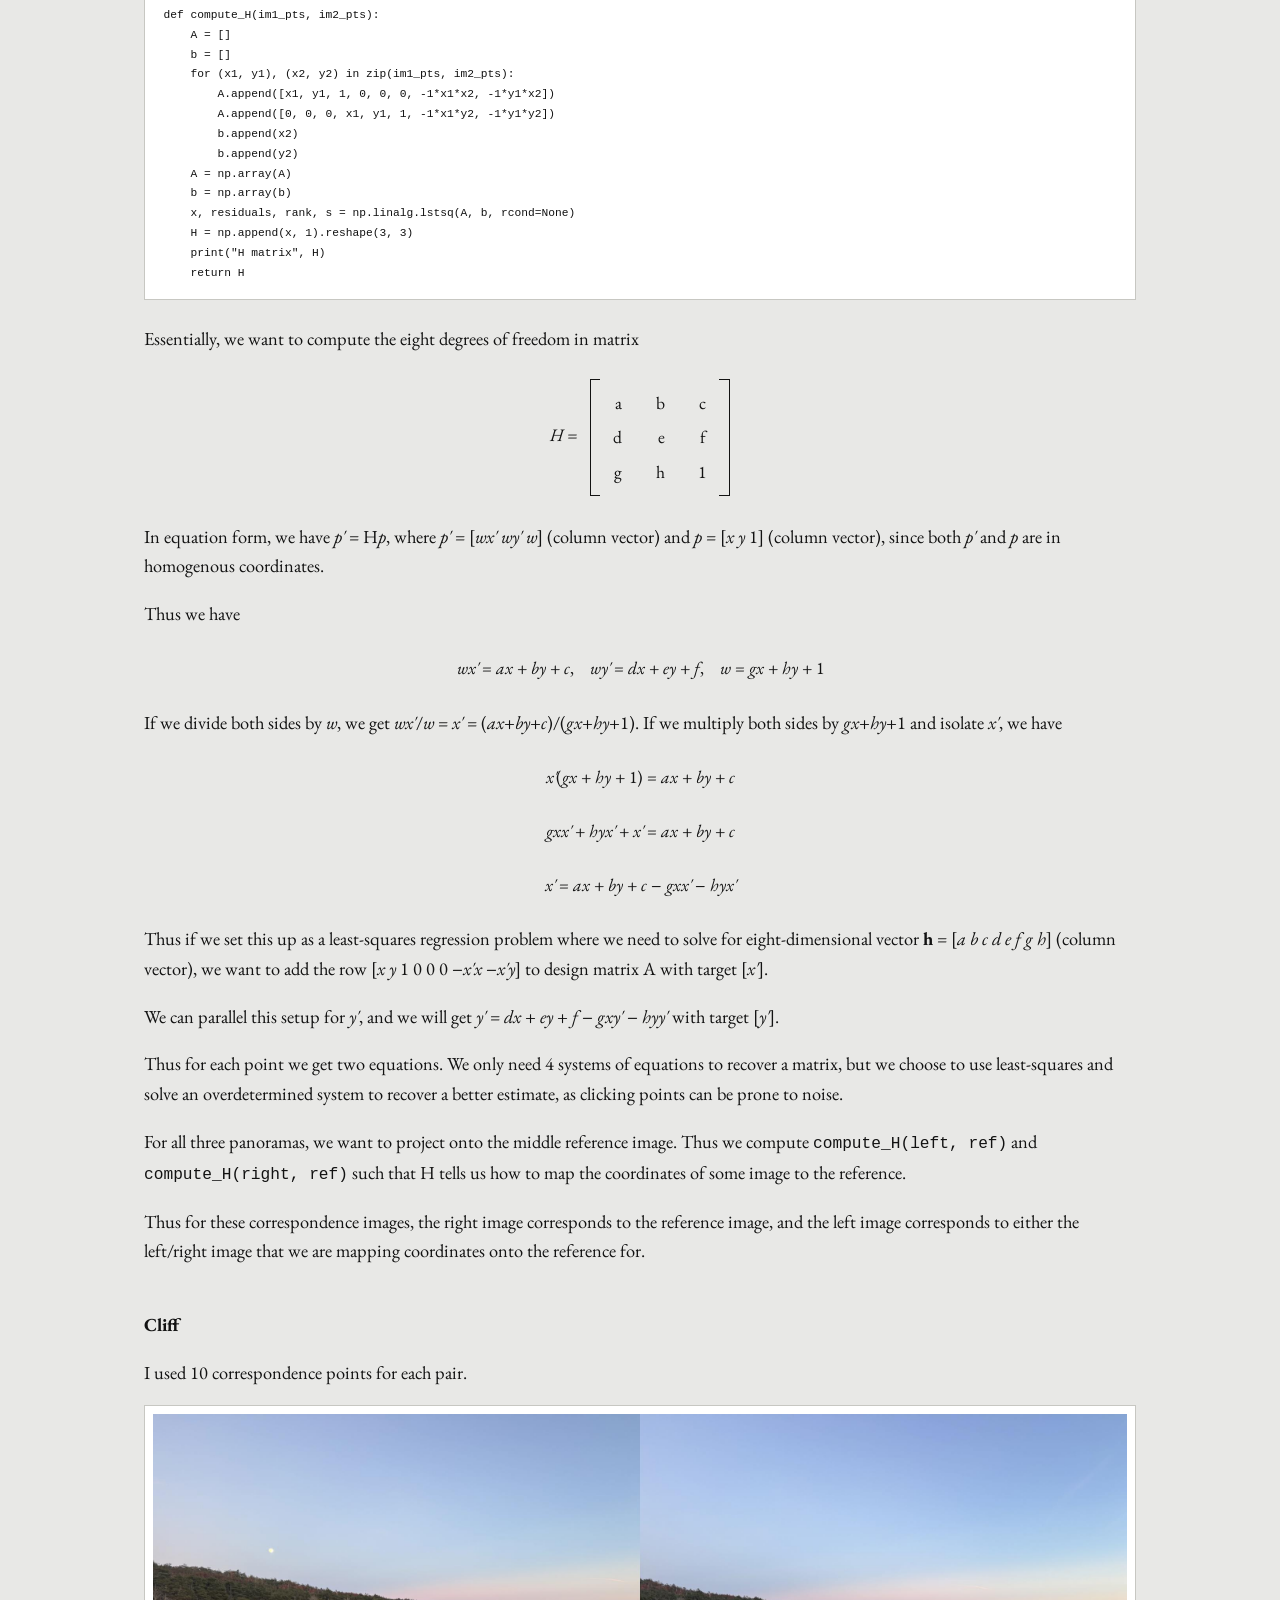
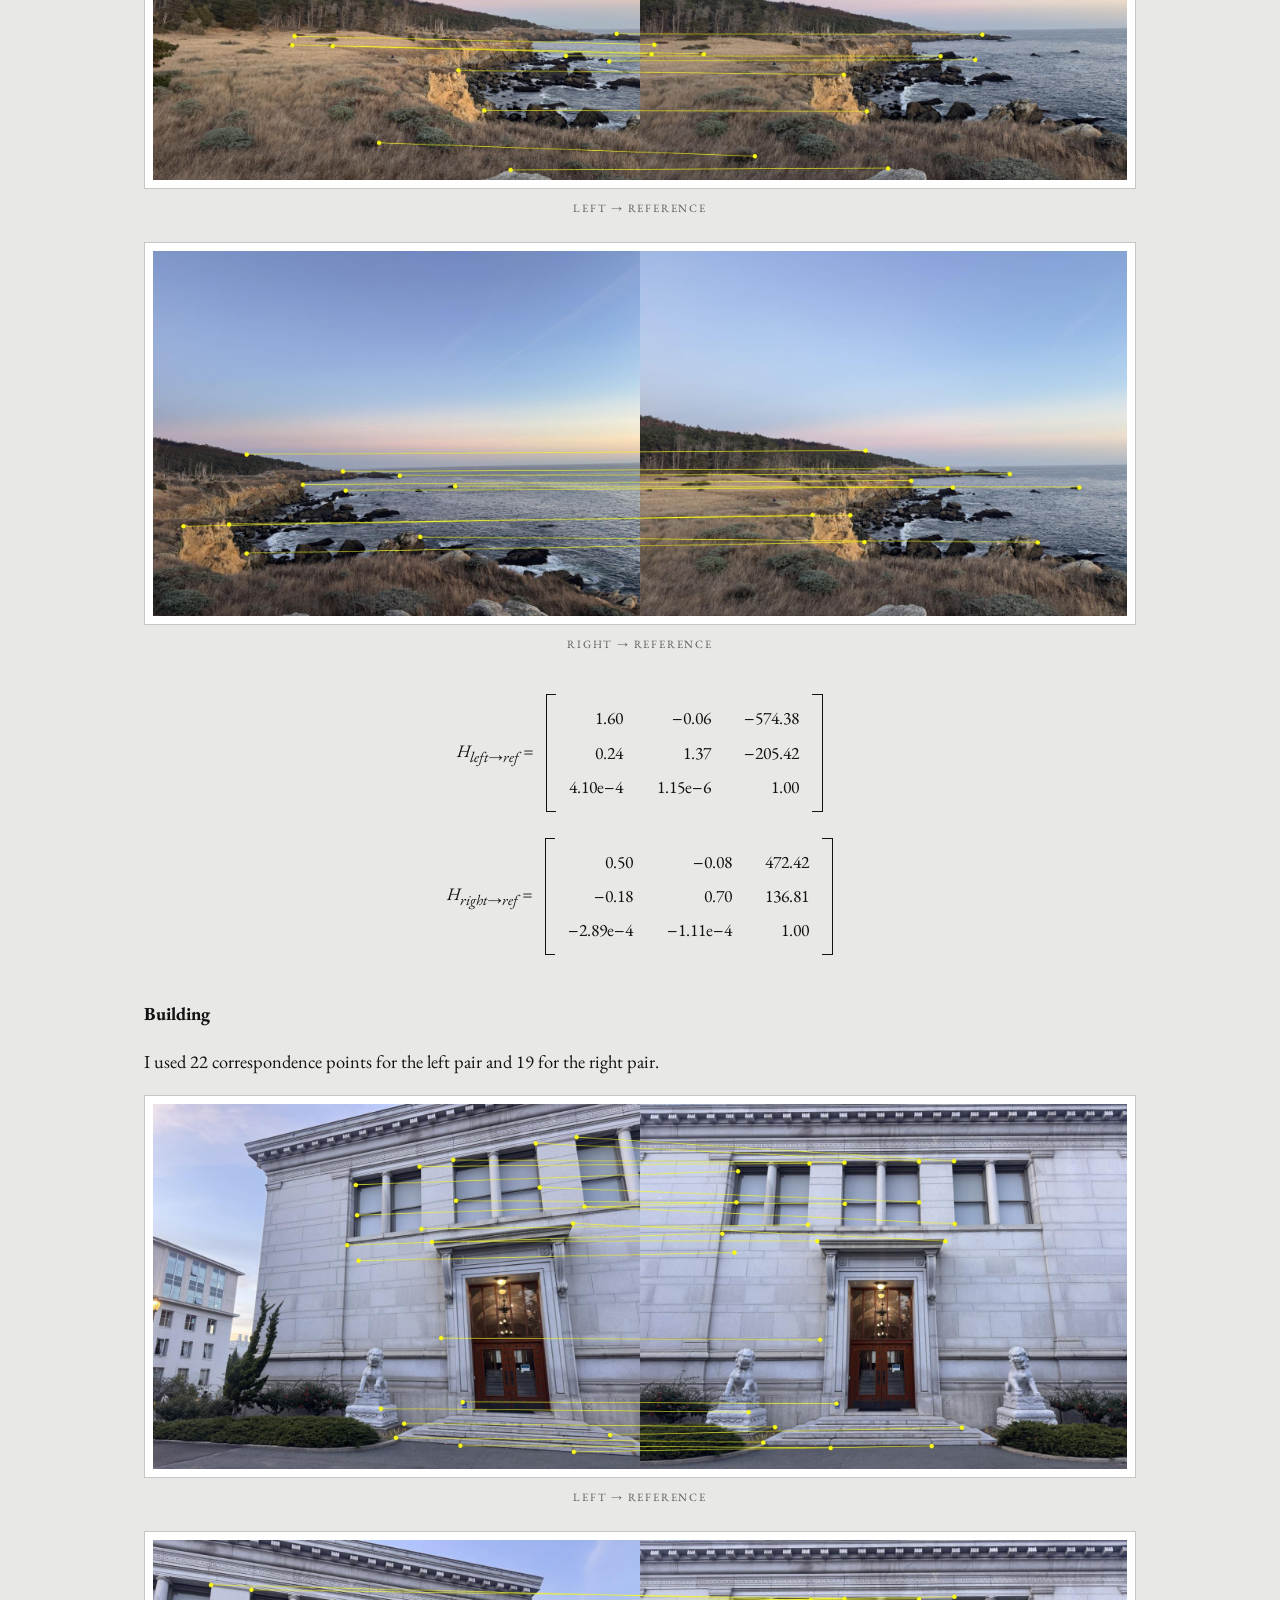
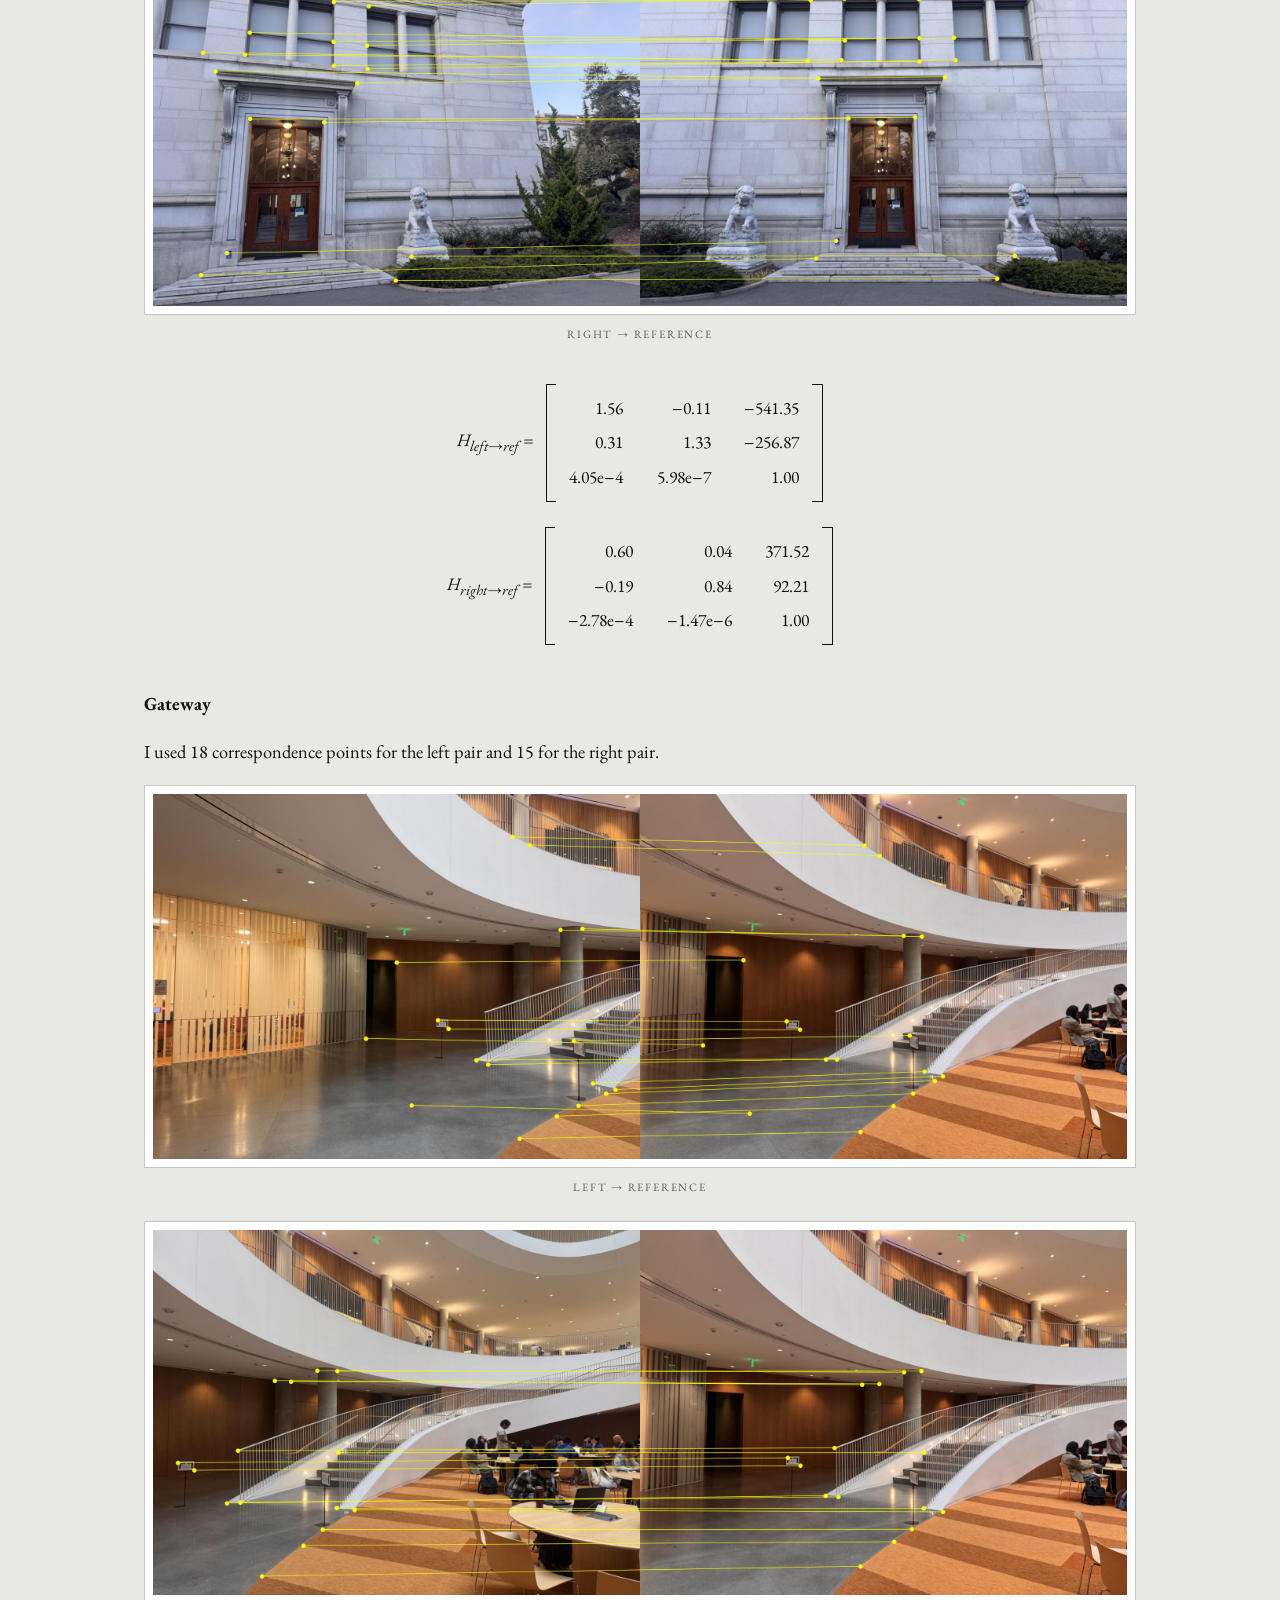
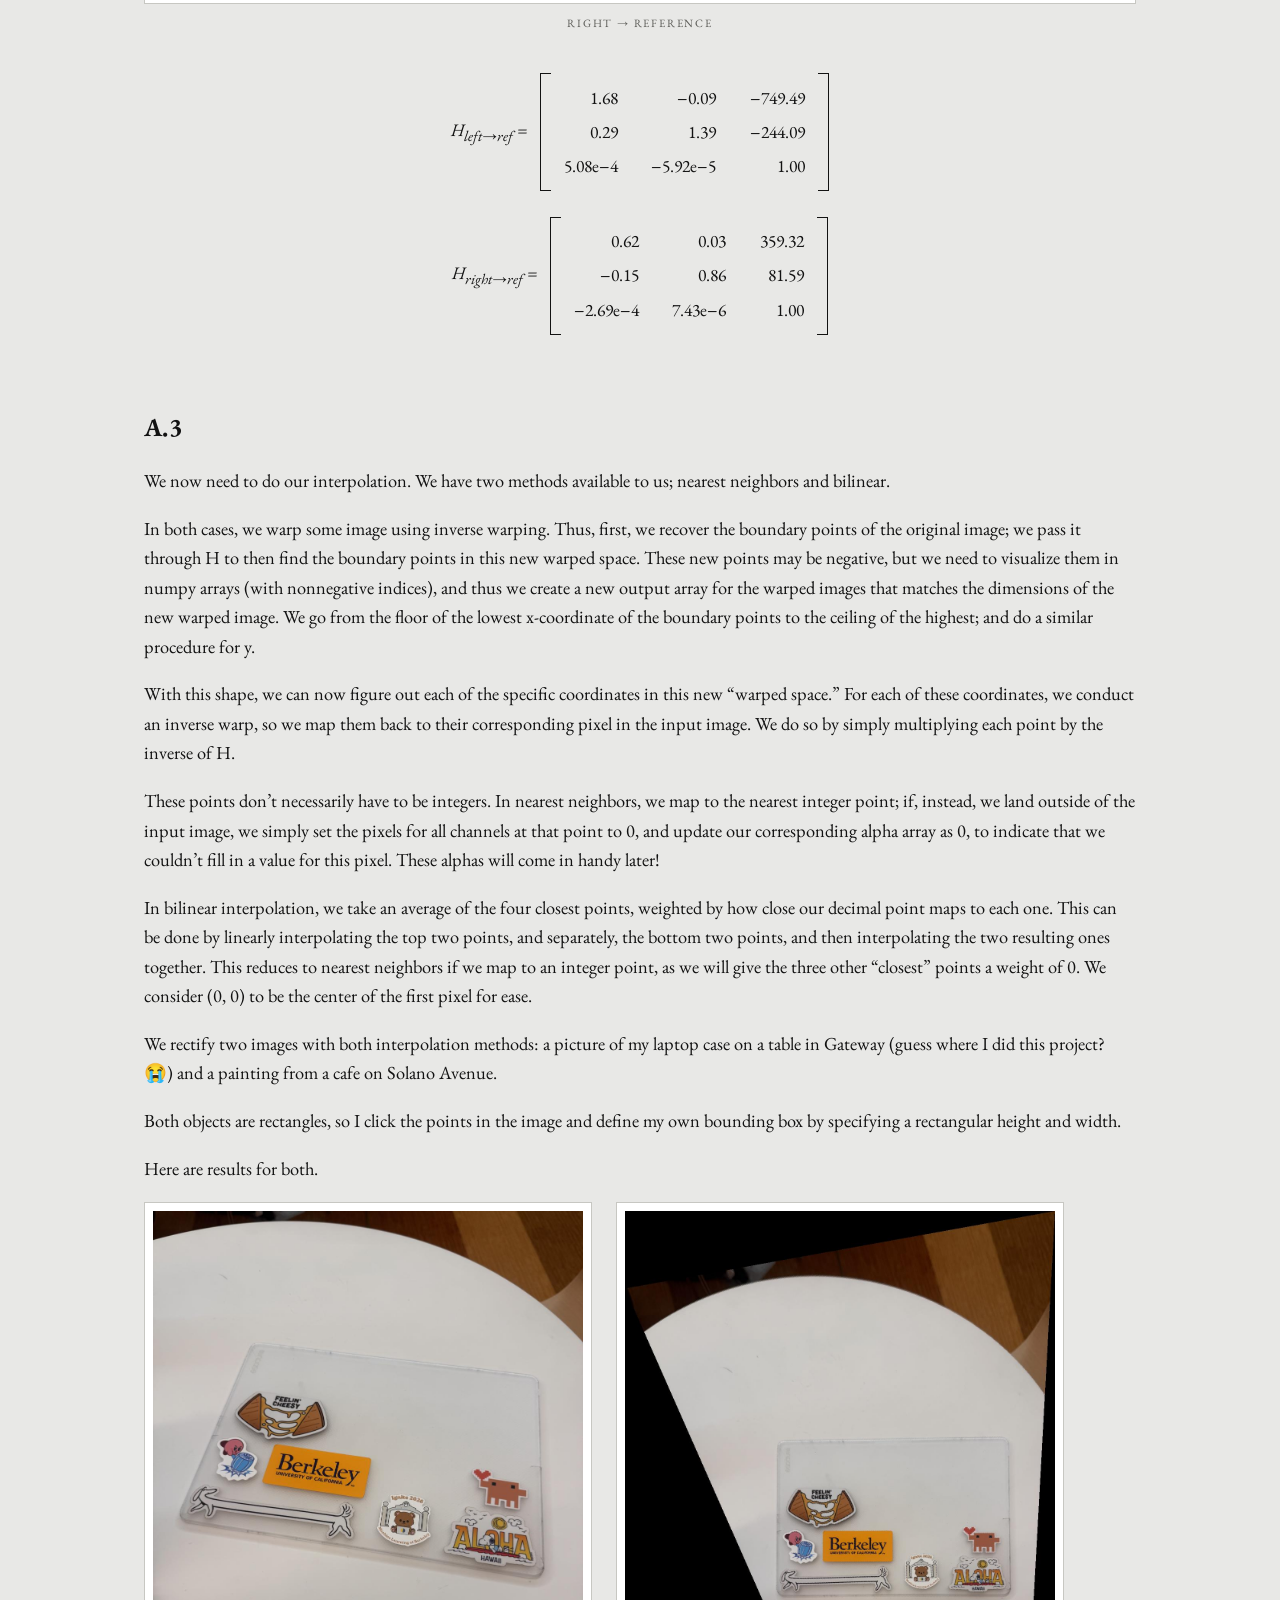
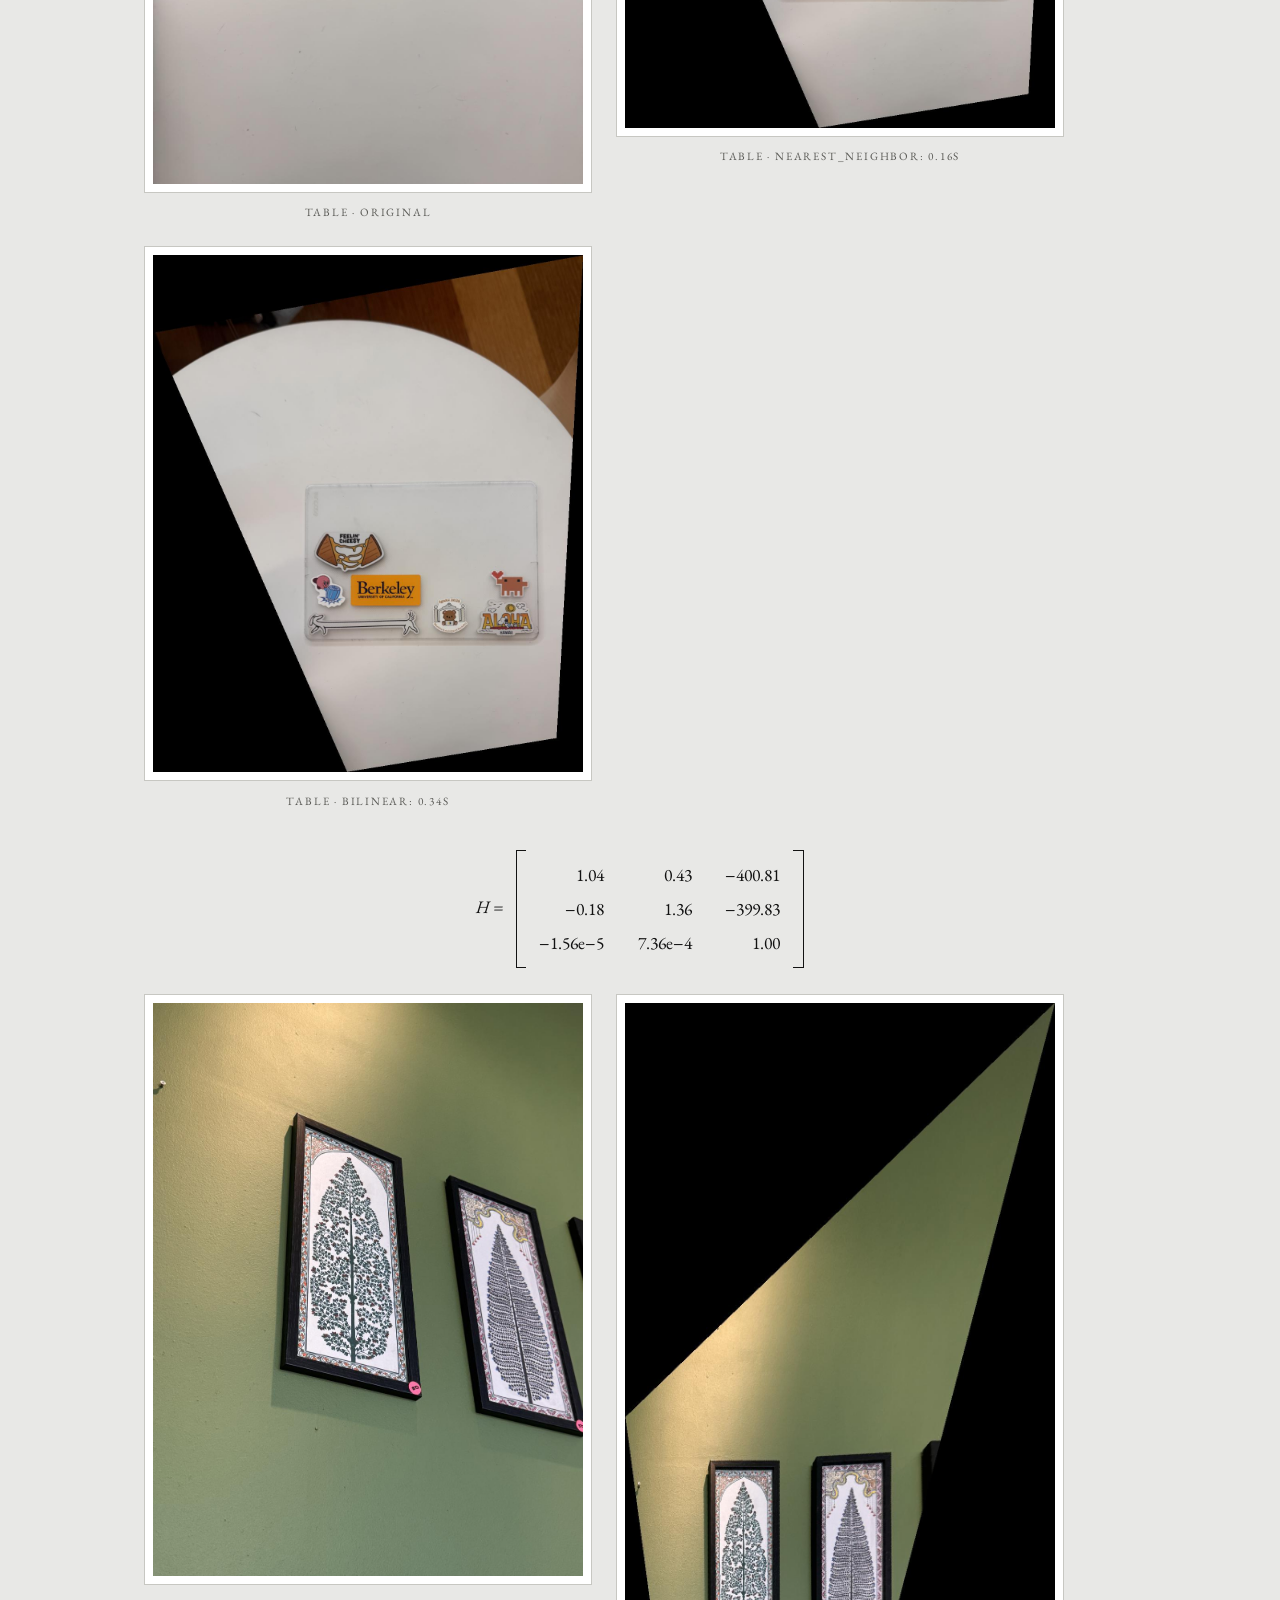
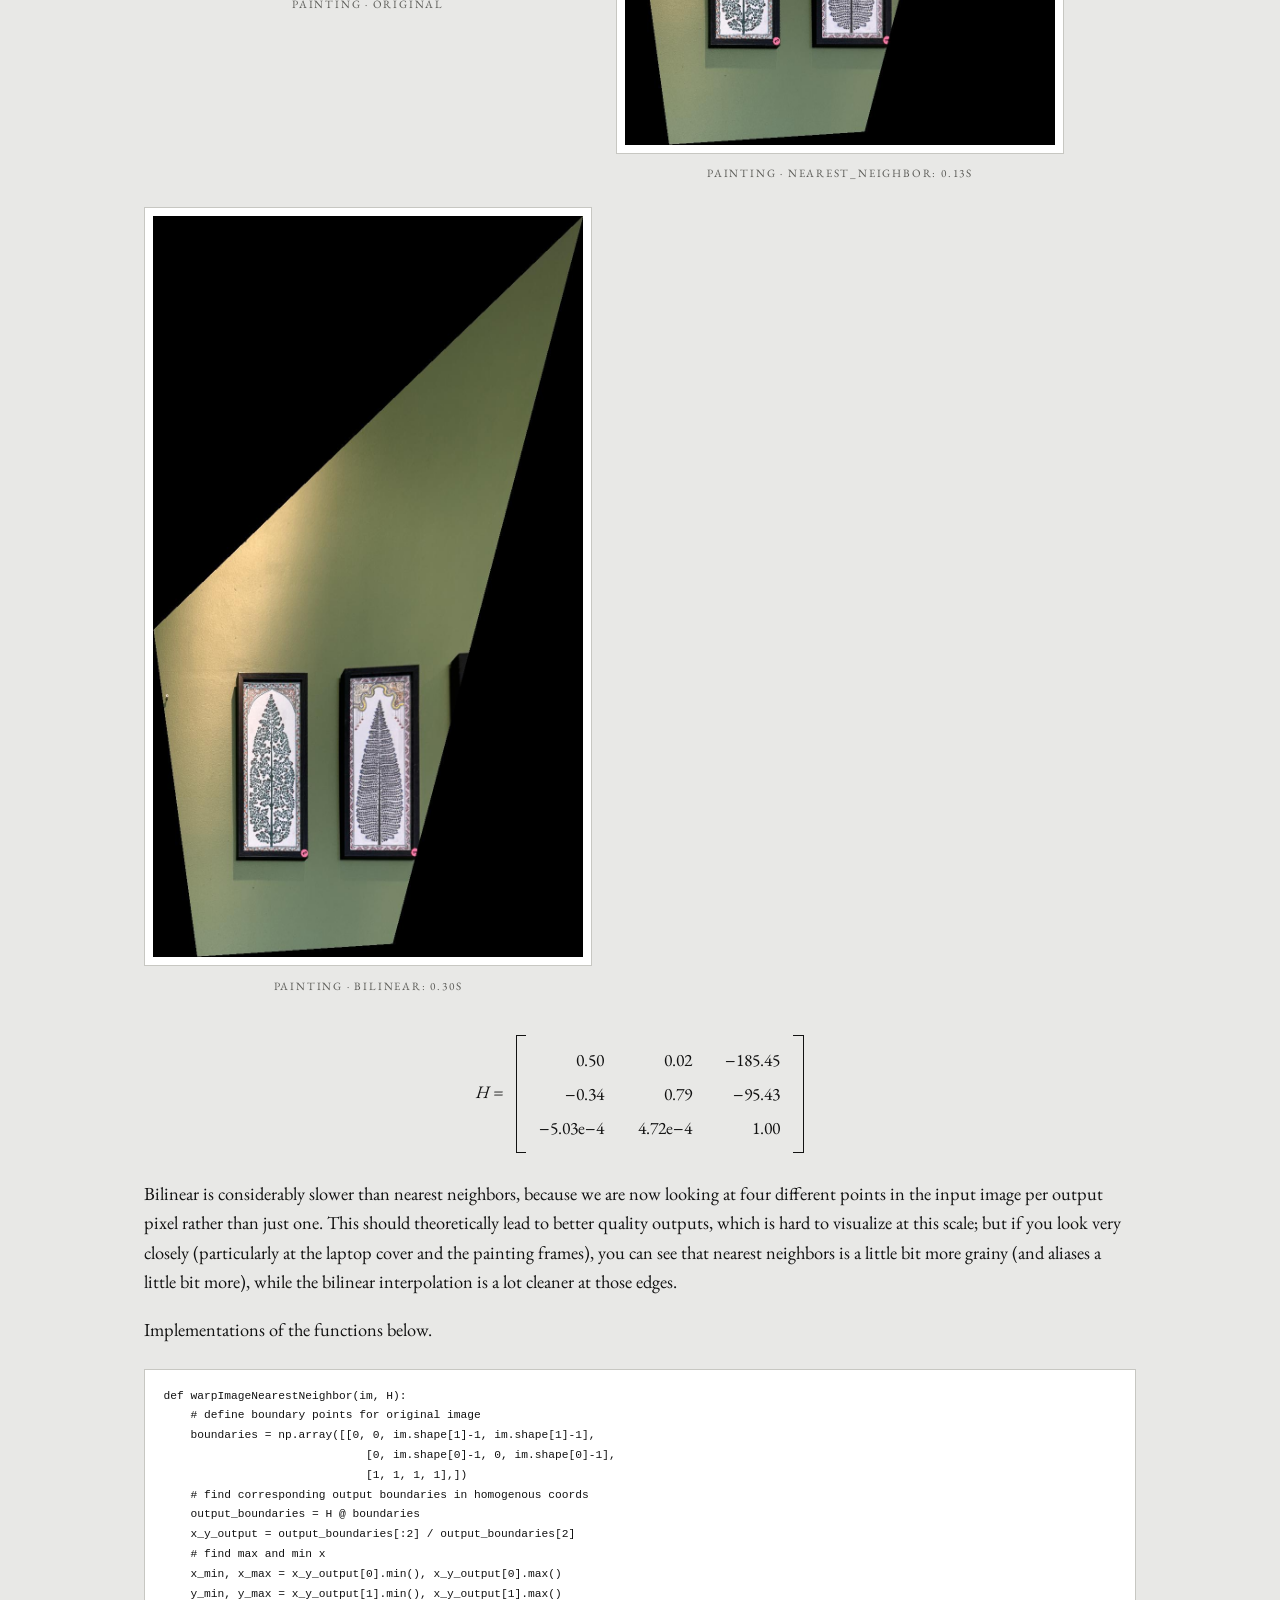
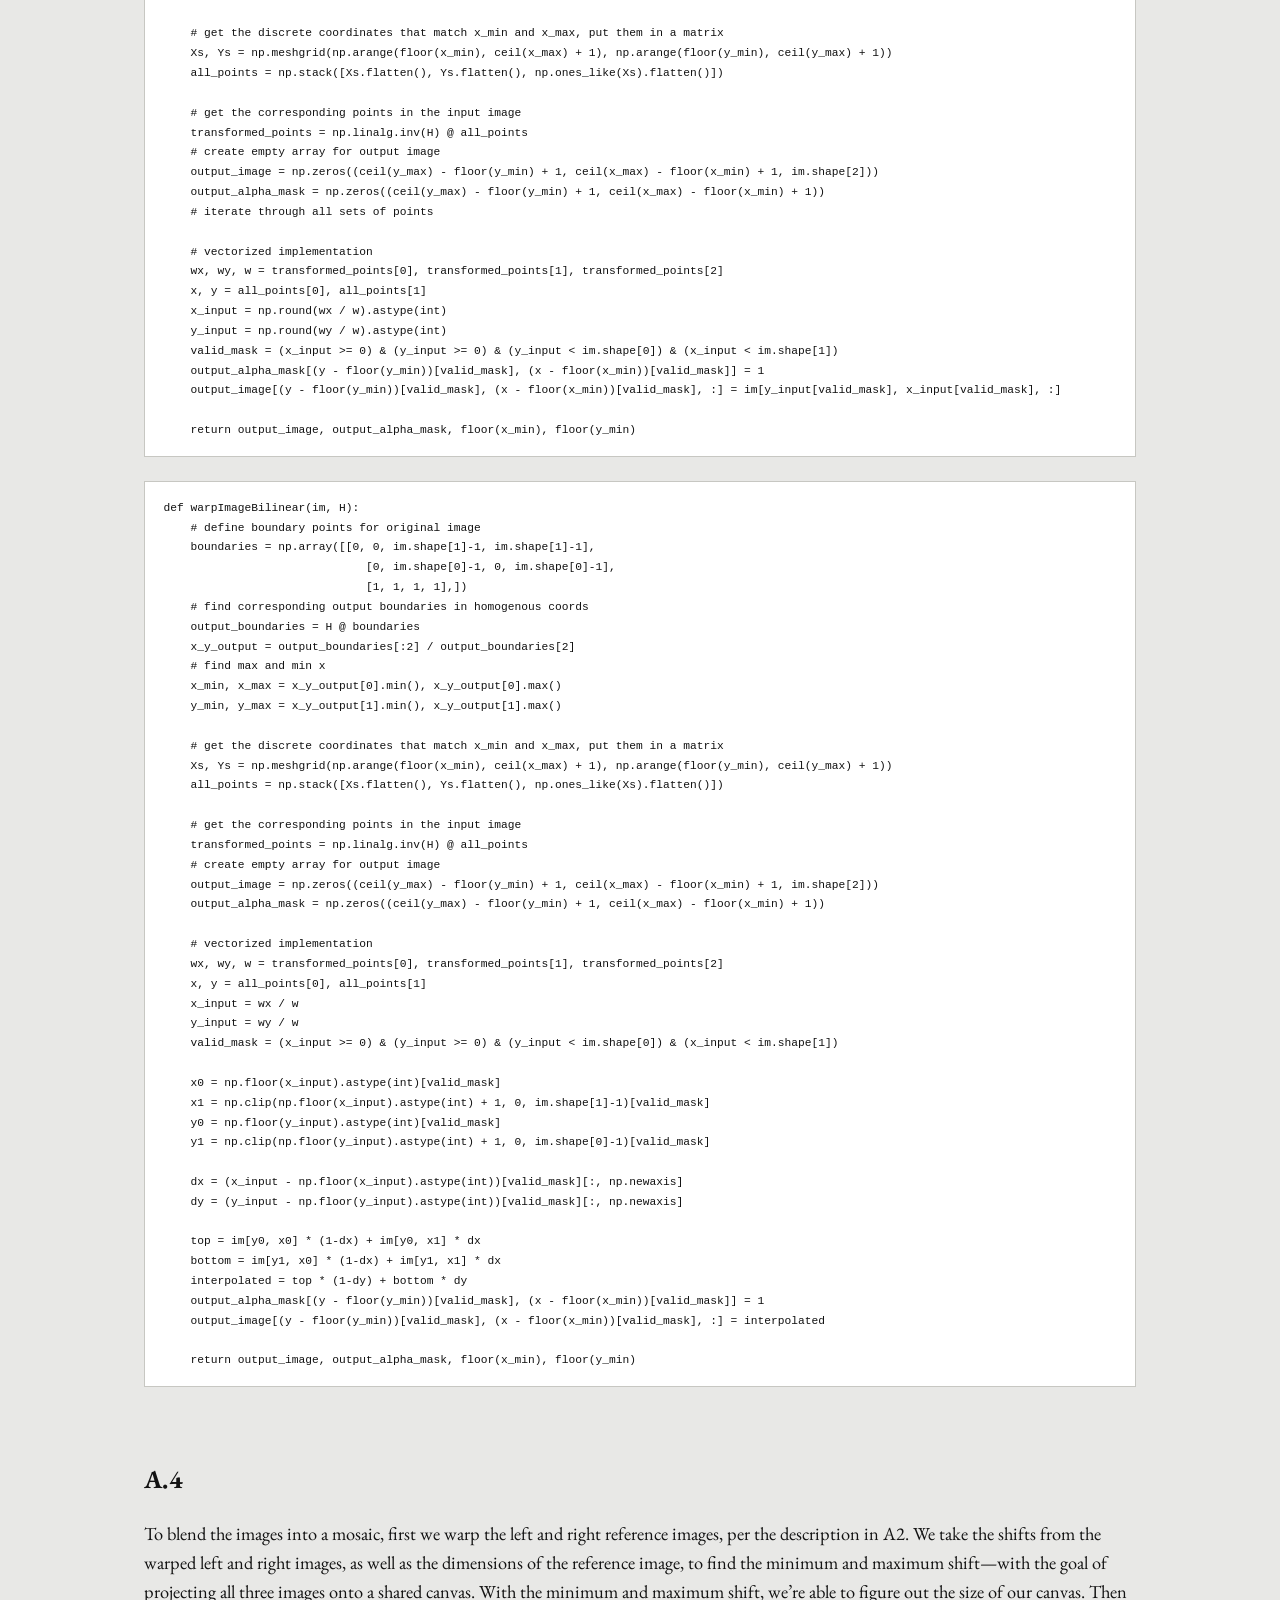
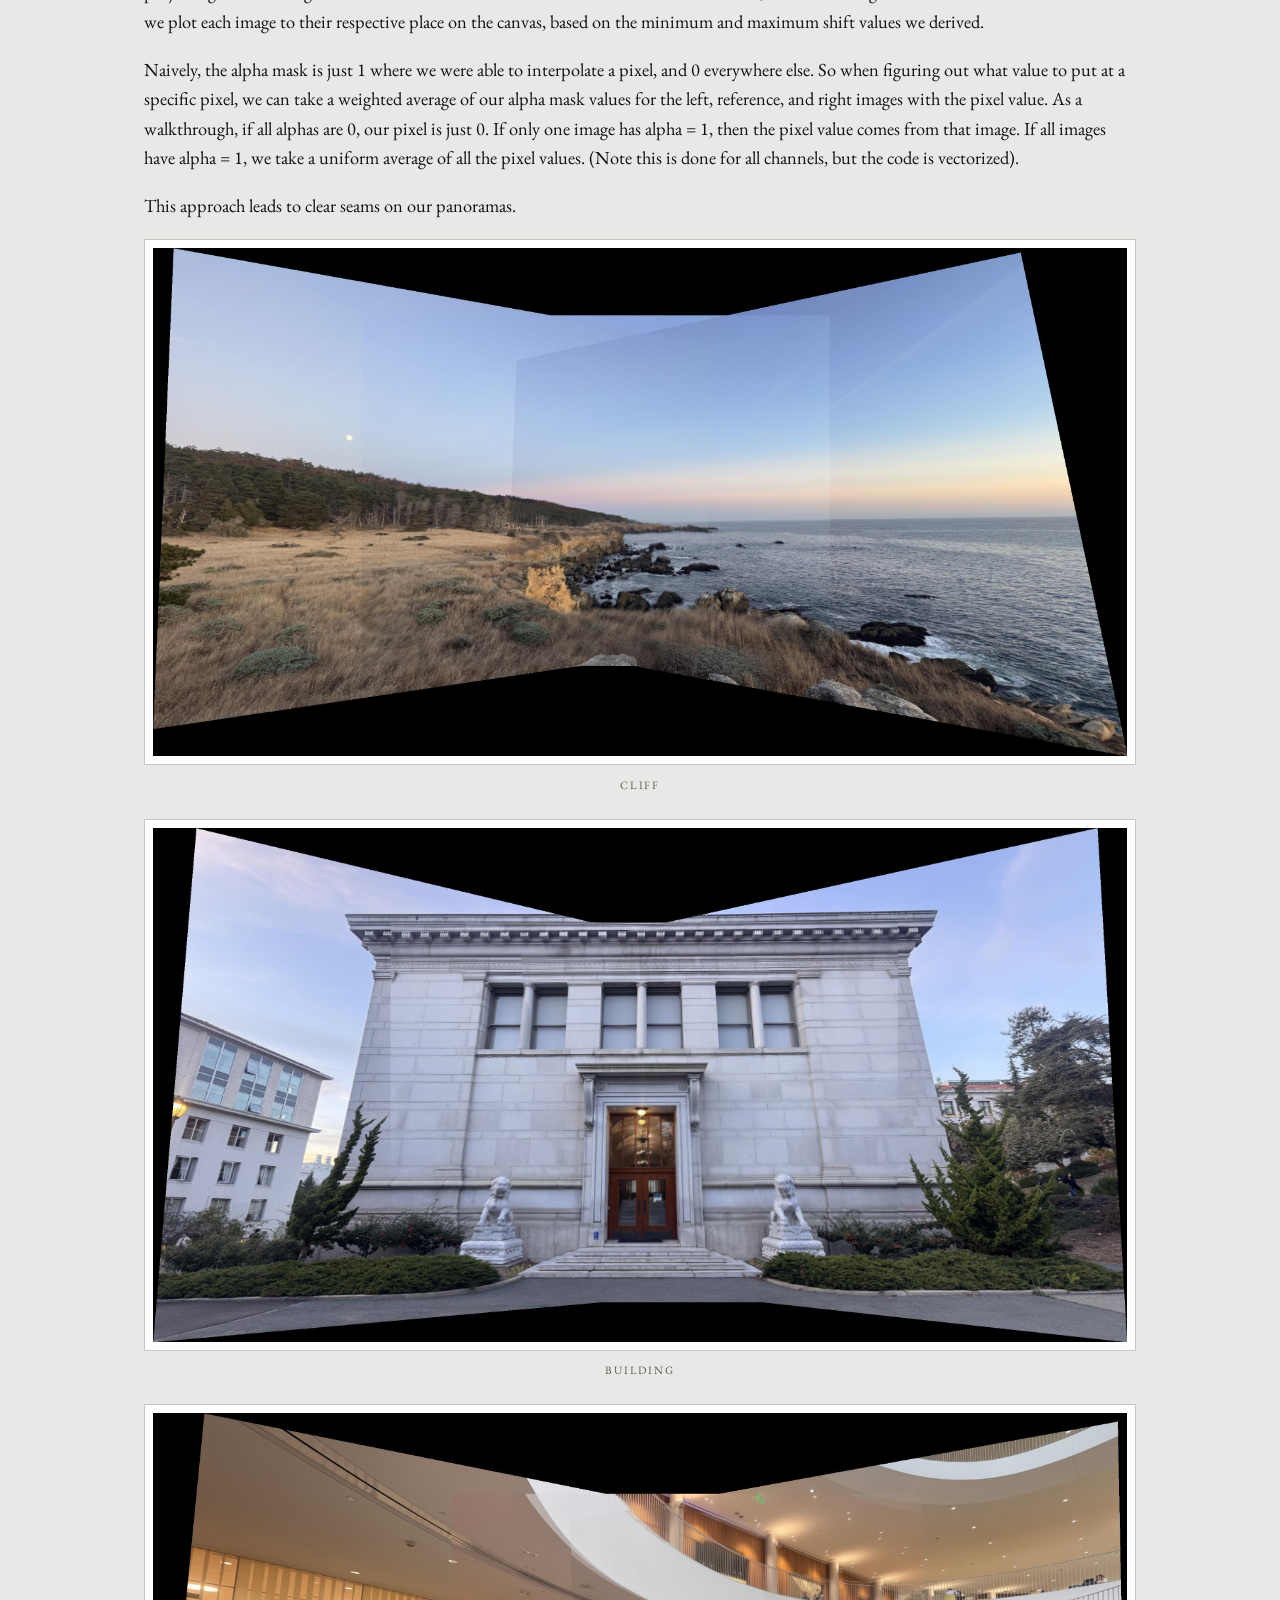
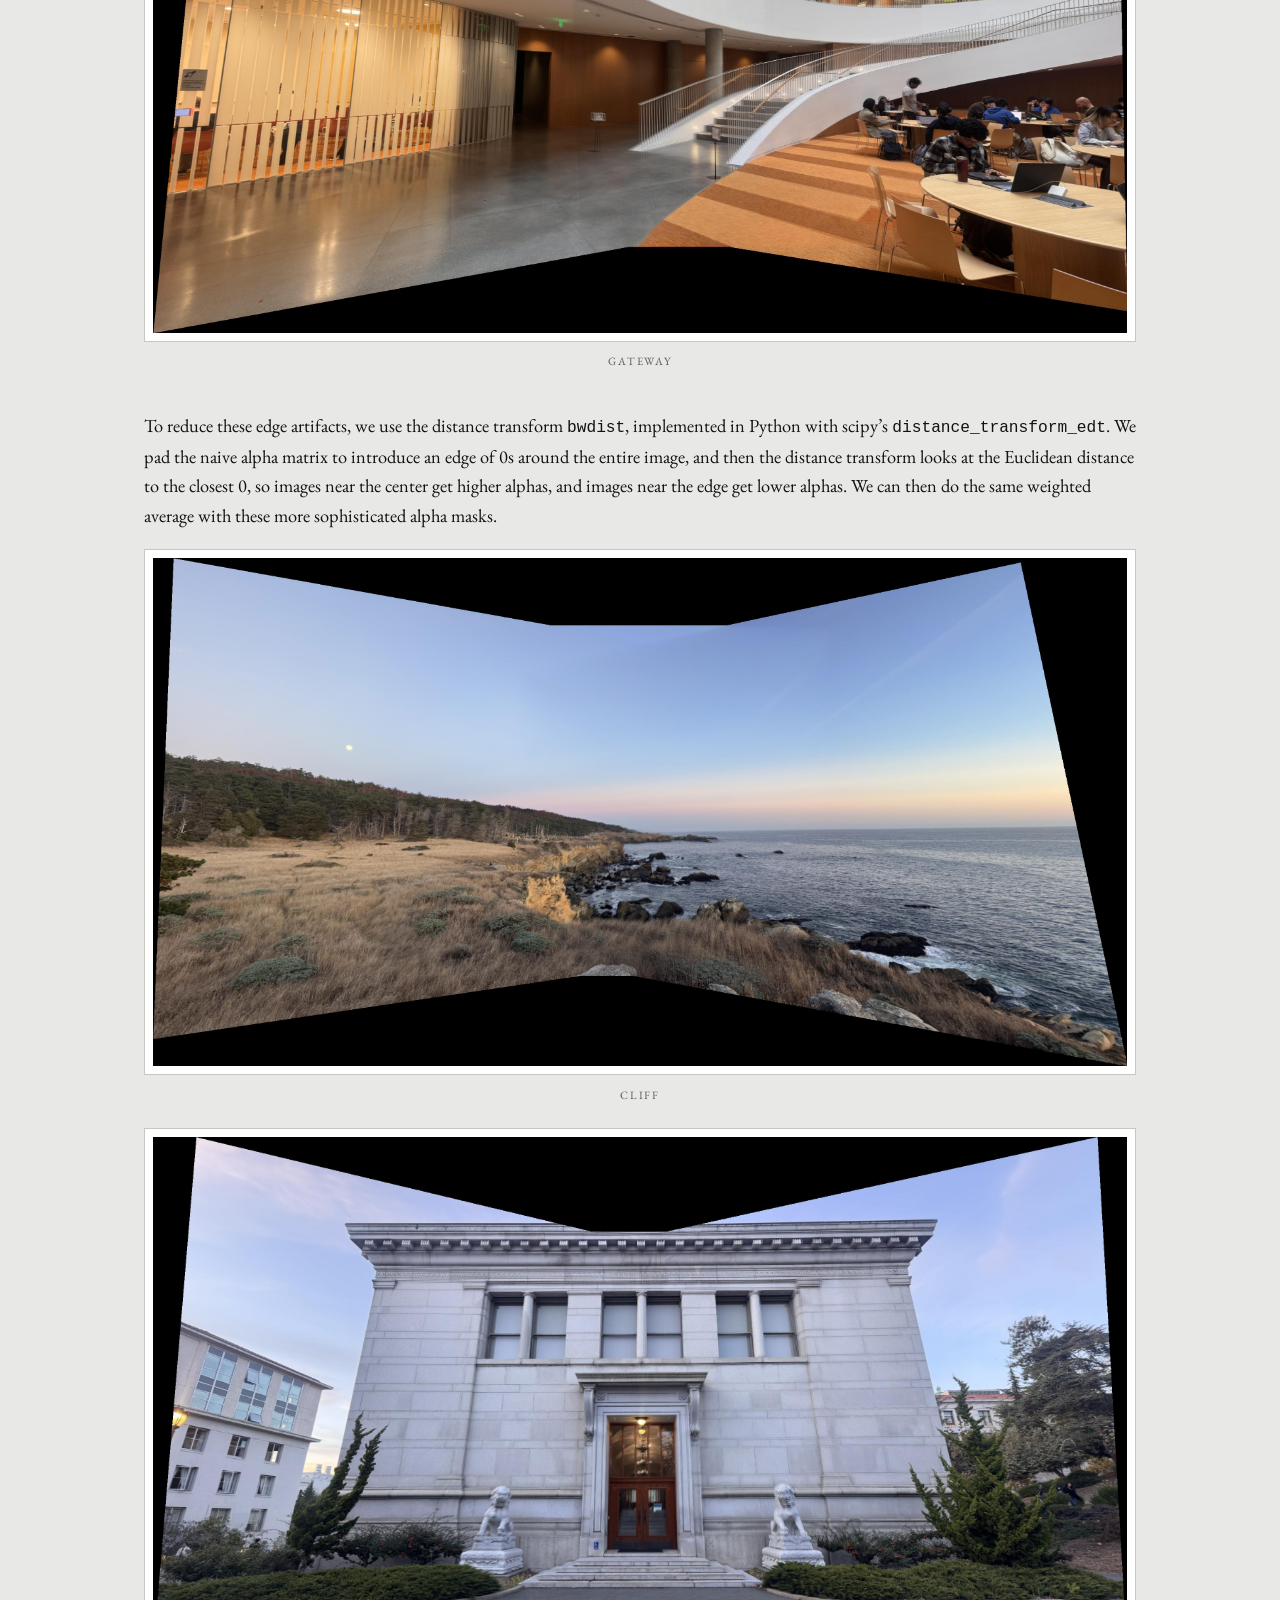
<file: 4a/index.html>
<!DOCTYPE html>
<html lang="en">
<head>
    <meta charset="utf-8">
    <meta name="viewport" content="width=device-width, initial-scale=1">
    <title>Project 4</title>
    <link href="https://fonts.googleapis.com/css2?family=EB+Garamond:ital,wght@0,400;0,700;1,400&display=swap" rel="stylesheet">
    <link rel="stylesheet" href="../style.css">
</head>
<body>
<main>
    <a class="back" href="../index.html">&larr; Portfolio</a>
    <p class="label">Project 4: Image Warping and Mosaicing</p>

    <section>
        <h2>A.1</h2>
        <p>Here are the images I’ve shot. All of them are projective transforms, so I fixed my center of projection and only rotated the camera.</p>

        <p>The first set of images are from a sunset at Salt Point State Park.</p>
        <div class="row">
            <figure>
                <img src="submission/images/cliff1.png" alt="Cliff, left view" loading="lazy">
                <figcaption>left</figcaption>
            </figure>
            <figure>
                <img src="submission/images/cliff2.png" alt="Cliff, reference view" loading="lazy">
                <figcaption>reference</figcaption>
            </figure>
            <figure>
                <img src="submission/images/cliff3.png" alt="Cliff, right view" loading="lazy">
                <figcaption>right</figcaption>
            </figure>
        </div>

        <p>The second set of images are from a building on campus.</p>
        <div class="row">
            <figure>
                <img src="submission/images/building1.png" alt="Building, left view" loading="lazy">
                <figcaption>left</figcaption>
            </figure>
            <figure>
                <img src="submission/images/building2.png" alt="Building, reference view" loading="lazy">
                <figcaption>reference</figcaption>
            </figure>
            <figure>
                <img src="submission/images/building3.png" alt="Building, right view" loading="lazy">
                <figcaption>right</figcaption>
            </figure>
        </div>

        <p>The third set of images were taken in the basement of Gateway.</p>
        <div class="row">
            <figure>
                <img src="submission/images/gateway1.png" alt="Gateway, left view" loading="lazy">
                <figcaption>left</figcaption>
            </figure>
            <figure>
                <img src="submission/images/gateway2.png" alt="Gateway, reference view" loading="lazy">
                <figcaption>reference</figcaption>
            </figure>
            <figure>
                <img src="submission/images/gateway3.png" alt="Gateway, right view" loading="lazy">
                <figcaption>right</figcaption>
            </figure>
        </div>
    </section>

    <section>
        <h2>A.2</h2>
        <p>Here’s my implementation of the system of equations.</p>
<pre><code>def compute_H(im1_pts, im2_pts):
    A = []
    b = []
    for (x1, y1), (x2, y2) in zip(im1_pts, im2_pts):
        A.append([x1, y1, 1, 0, 0, 0, -1*x1*x2, -1*y1*x2])
        A.append([0, 0, 0, x1, y1, 1, -1*x1*y2, -1*y1*y2])
        b.append(x2)
        b.append(y2)
    A = np.array(A)
    b = np.array(b)
    x, residuals, rank, s = np.linalg.lstsq(A, b, rcond=None)
    H = np.append(x, 1).reshape(3, 3)
    print("H matrix", H)
    return H</code></pre>

        <p>Essentially, we want to compute the eight degrees of freedom in matrix</p>
        <div class="eq">
            <span class="lbl">H =</span>
            <span class="mat"><span>a</span><span>b</span><span>c</span><span>d</span><span>e</span><span>f</span><span>g</span><span>h</span><span>1</span></span>
        </div>
        <p>In equation form, we have <em>p′</em> = H<em>p</em>, where <em>p′</em> = [<em>wx′ wy′ w</em>] (column vector) and <em>p</em> = [<em>x y</em> 1] (column vector), since both <em>p′</em> and <em>p</em> are in homogenous coordinates.</p>
        <p>Thus we have</p>
        <div class="eq"><em>wx′</em> = <em>ax</em> + <em>by</em> + <em>c</em>, &nbsp;&nbsp; <em>wy′</em> = <em>dx</em> + <em>ey</em> + <em>f</em>, &nbsp;&nbsp; <em>w</em> = <em>gx</em> + <em>hy</em> + 1</div>
        <p>If we divide both sides by <em>w</em>, we get <em>wx′</em>/<em>w</em> = <em>x′</em> = (<em>ax</em>+<em>by</em>+<em>c</em>)/(<em>gx</em>+<em>hy</em>+1). If we multiply both sides by <em>gx</em>+<em>hy</em>+1 and isolate <em>x′</em>, we have</p>
        <div class="eq"><em>x′</em>(<em>gx</em> + <em>hy</em> + 1) = <em>ax</em> + <em>by</em> + <em>c</em></div>
        <div class="eq"><em>gxx′</em> + <em>hyx′</em> + <em>x′</em> = <em>ax</em> + <em>by</em> + <em>c</em></div>
        <div class="eq"><em>x′</em> = <em>ax</em> + <em>by</em> + <em>c</em> &minus; <em>gxx′</em> &minus; <em>hyx′</em></div>
        <p>Thus if we set this up as a least-squares regression problem where we need to solve for eight-dimensional vector <strong>h</strong> = [<em>a b c d e f g h</em>] (column vector), we want to add the row [<em>x y</em> 1 0 0 0 &minus;<em>x′x</em> &minus;<em>x′y</em>] to design matrix A with target [<em>x′</em>].</p>
        <p>We can parallel this setup for <em>y′</em>, and we will get <em>y′</em> = <em>dx</em> + <em>ey</em> + <em>f</em> &minus; <em>gxy′</em> &minus; <em>hyy′</em> with target [<em>y′</em>].</p>
        <p>Thus for each point we get two equations. We only need 4 systems of equations to recover a matrix, but we choose to use least-squares and solve an overdetermined system to recover a better estimate, as clicking points can be prone to noise.</p>
        <p>For all three panoramas, we want to project onto the middle reference image. Thus we compute <code>compute_H(left, ref)</code> and <code>compute_H(right, ref)</code> such that H tells us how to map the coordinates of some image to the reference.</p>
        <p>Thus for these correspondence images, the right image corresponds to the reference image, and the left image corresponds to either the left/right image that we are mapping coordinates onto the reference for.</p>

        <h3>Cliff</h3>
        <p>I used 10 correspondence points for each pair.</p>
        <div class="row">
            <figure class="full">
                <img src="submission/outputs/cliff1_cliff2_correspondences.jpg" alt="Cliff left to reference correspondences" loading="lazy">
                <figcaption>left &rarr; reference</figcaption>
            </figure>
            <figure class="full">
                <img src="submission/outputs/cliff3_cliff2_correspondences.jpg" alt="Cliff right to reference correspondences" loading="lazy">
                <figcaption>right &rarr; reference</figcaption>
            </figure>
        </div>
        <div class="eq">
            <span class="lbl">H<sub>left&rarr;ref</sub> =</span>
            <span class="mat"><span>1.60</span><span>&minus;0.06</span><span>&minus;574.38</span><span>0.24</span><span>1.37</span><span>&minus;205.42</span><span>4.10e&minus;4</span><span>1.15e&minus;6</span><span>1.00</span></span>
        </div>
        <div class="eq">
            <span class="lbl">H<sub>right&rarr;ref</sub> =</span>
            <span class="mat"><span>0.50</span><span>&minus;0.08</span><span>472.42</span><span>&minus;0.18</span><span>0.70</span><span>136.81</span><span>&minus;2.89e&minus;4</span><span>&minus;1.11e&minus;4</span><span>1.00</span></span>
        </div>

        <h3>Building</h3>
        <p>I used 22 correspondence points for the left pair and 19 for the right pair.</p>
        <div class="row">
            <figure class="full">
                <img src="submission/outputs/building1_building2_correspondences.jpg" alt="Building left to reference correspondences" loading="lazy">
                <figcaption>left &rarr; reference</figcaption>
            </figure>
            <figure class="full">
                <img src="submission/outputs/building3_building2_correspondences.jpg" alt="Building right to reference correspondences" loading="lazy">
                <figcaption>right &rarr; reference</figcaption>
            </figure>
        </div>
        <div class="eq">
            <span class="lbl">H<sub>left&rarr;ref</sub> =</span>
            <span class="mat"><span>1.56</span><span>&minus;0.11</span><span>&minus;541.35</span><span>0.31</span><span>1.33</span><span>&minus;256.87</span><span>4.05e&minus;4</span><span>5.98e&minus;7</span><span>1.00</span></span>
        </div>
        <div class="eq">
            <span class="lbl">H<sub>right&rarr;ref</sub> =</span>
            <span class="mat"><span>0.60</span><span>0.04</span><span>371.52</span><span>&minus;0.19</span><span>0.84</span><span>92.21</span><span>&minus;2.78e&minus;4</span><span>&minus;1.47e&minus;6</span><span>1.00</span></span>
        </div>

        <h3>Gateway</h3>
        <p>I used 18 correspondence points for the left pair and 15 for the right pair.</p>
        <div class="row">
            <figure class="full">
                <img src="submission/outputs/gateway1_gateway2_correspondences.jpg" alt="Gateway left to reference correspondences" loading="lazy">
                <figcaption>left &rarr; reference</figcaption>
            </figure>
            <figure class="full">
                <img src="submission/outputs/gateway3_gateway2_correspondences.jpg" alt="Gateway right to reference correspondences" loading="lazy">
                <figcaption>right &rarr; reference</figcaption>
            </figure>
        </div>
        <div class="eq">
            <span class="lbl">H<sub>left&rarr;ref</sub> =</span>
            <span class="mat"><span>1.68</span><span>&minus;0.09</span><span>&minus;749.49</span><span>0.29</span><span>1.39</span><span>&minus;244.09</span><span>5.08e&minus;4</span><span>&minus;5.92e&minus;5</span><span>1.00</span></span>
        </div>
        <div class="eq">
            <span class="lbl">H<sub>right&rarr;ref</sub> =</span>
            <span class="mat"><span>0.62</span><span>0.03</span><span>359.32</span><span>&minus;0.15</span><span>0.86</span><span>81.59</span><span>&minus;2.69e&minus;4</span><span>7.43e&minus;6</span><span>1.00</span></span>
        </div>
    </section>

    <section>
        <h2>A.3</h2>
        <p>We now need to do our interpolation. We have two methods available to us; nearest neighbors and bilinear.</p>
        <p>In both cases, we warp some image using inverse warping. Thus, first, we recover the boundary points of the original image; we pass it through H to then find the boundary points in this new warped space. These new points may be negative, but we need to visualize them in numpy arrays (with nonnegative indices), and thus we create a new output array for the warped images that matches the dimensions of the new warped image. We go from the floor of the lowest x-coordinate of the boundary points to the ceiling of the highest; and do a similar procedure for y.</p>
        <p>With this shape, we can now figure out each of the specific coordinates in this new “warped space.” For each of these coordinates, we conduct an inverse warp, so we map them back to their corresponding pixel in the input image. We do so by simply multiplying each point by the inverse of H.</p>
        <p>These points don’t necessarily have to be integers. In nearest neighbors, we map to the nearest integer point; if, instead, we land outside of the input image, we simply set the pixels for all channels at that point to 0, and update our corresponding alpha array as 0, to indicate that we couldn’t fill in a value for this pixel. These alphas will come in handy later!</p>
        <p>In bilinear interpolation, we take an average of the four closest points, weighted by how close our decimal point maps to each one. This can be done by linearly interpolating the top two points, and separately, the bottom two points, and then interpolating the two resulting ones together. This reduces to nearest neighbors if we map to an integer point, as we will give the three other “closest” points a weight of 0. We consider (0, 0) to be the center of the first pixel for ease.</p>
        <p>We rectify two images with both interpolation methods: a picture of my laptop case on a table in Gateway (guess where I did this project? 😭) and a painting from a cafe on Solano Avenue.</p>
        <p>Both objects are rectangles, so I click the points in the image and define my own bounding box by specifying a rectangular height and width.</p>
        <p>Here are results for both.</p>
        <div class="row">
            <figure class="half">
                <img src="submission/images/table.jpg" alt="Table, original" loading="lazy">
                <figcaption>table &middot; original</figcaption>
            </figure>
            <figure class="half">
                <img src="submission/outputs/table_rectify_nearest_neighbor.jpg" alt="Table rectified, nearest neighbor" loading="lazy">
                <figcaption>table &middot; nearest_neighbor: 0.16s</figcaption>
            </figure>
            <figure class="half">
                <img src="submission/outputs/table_rectify_bilinear.jpg" alt="Table rectified, bilinear" loading="lazy">
                <figcaption>table &middot; bilinear: 0.34s</figcaption>
            </figure>
        </div>
        <div class="eq">
            <span class="lbl">H =</span>
            <span class="mat"><span>1.04</span><span>0.43</span><span>&minus;400.81</span><span>&minus;0.18</span><span>1.36</span><span>&minus;399.83</span><span>&minus;1.56e&minus;5</span><span>7.36e&minus;4</span><span>1.00</span></span>
        </div>
        <div class="row">
            <figure class="half">
                <img src="submission/images/painting.jpg" alt="Painting, original" loading="lazy">
                <figcaption>painting &middot; original</figcaption>
            </figure>
            <figure class="half">
                <img src="submission/outputs/painting_rectify_nearest_neighbor.jpg" alt="Painting rectified, nearest neighbor" loading="lazy">
                <figcaption>painting &middot; nearest_neighbor: 0.13s</figcaption>
            </figure>
            <figure class="half">
                <img src="submission/outputs/painting_rectify_bilinear.jpg" alt="Painting rectified, bilinear" loading="lazy">
                <figcaption>painting &middot; bilinear: 0.30s</figcaption>
            </figure>
        </div>
        <div class="eq">
            <span class="lbl">H =</span>
            <span class="mat"><span>0.50</span><span>0.02</span><span>&minus;185.45</span><span>&minus;0.34</span><span>0.79</span><span>&minus;95.43</span><span>&minus;5.03e&minus;4</span><span>4.72e&minus;4</span><span>1.00</span></span>
        </div>
        <p>Bilinear is considerably slower than nearest neighbors, because we are now looking at four different points in the input image per output pixel rather than just one. This should theoretically lead to better quality outputs, which is hard to visualize at this scale; but if you look very closely (particularly at the laptop cover and the painting frames), you can see that nearest neighbors is a little bit more grainy (and aliases a little bit more), while the bilinear interpolation is a lot cleaner at those edges.</p>

        <p>Implementations of the functions below.</p>
<pre><code>def warpImageNearestNeighbor(im, H):
    # define boundary points for original image
    boundaries = np.array([[0, 0, im.shape[1]-1, im.shape[1]-1],
                              [0, im.shape[0]-1, 0, im.shape[0]-1],
                              [1, 1, 1, 1],])
    # find corresponding output boundaries in homogenous coords
    output_boundaries = H @ boundaries
    x_y_output = output_boundaries[:2] / output_boundaries[2]
    # find max and min x
    x_min, x_max = x_y_output[0].min(), x_y_output[0].max()
    y_min, y_max = x_y_output[1].min(), x_y_output[1].max()

    # get the discrete coordinates that match x_min and x_max, put them in a matrix
    Xs, Ys = np.meshgrid(np.arange(floor(x_min), ceil(x_max) + 1), np.arange(floor(y_min), ceil(y_max) + 1))
    all_points = np.stack([Xs.flatten(), Ys.flatten(), np.ones_like(Xs).flatten()])

    # get the corresponding points in the input image
    transformed_points = np.linalg.inv(H) @ all_points
    # create empty array for output image
    output_image = np.zeros((ceil(y_max) - floor(y_min) + 1, ceil(x_max) - floor(x_min) + 1, im.shape[2]))
    output_alpha_mask = np.zeros((ceil(y_max) - floor(y_min) + 1, ceil(x_max) - floor(x_min) + 1))
    # iterate through all sets of points

    # vectorized implementation
    wx, wy, w = transformed_points[0], transformed_points[1], transformed_points[2]
    x, y = all_points[0], all_points[1]
    x_input = np.round(wx / w).astype(int)
    y_input = np.round(wy / w).astype(int)
    valid_mask = (x_input &gt;= 0) &amp; (y_input &gt;= 0) &amp; (y_input &lt; im.shape[0]) &amp; (x_input &lt; im.shape[1])
    output_alpha_mask[(y - floor(y_min))[valid_mask], (x - floor(x_min))[valid_mask]] = 1
    output_image[(y - floor(y_min))[valid_mask], (x - floor(x_min))[valid_mask], :] = im[y_input[valid_mask], x_input[valid_mask], :]

    return output_image, output_alpha_mask, floor(x_min), floor(y_min)</code></pre>

<pre><code>def warpImageBilinear(im, H):
    # define boundary points for original image
    boundaries = np.array([[0, 0, im.shape[1]-1, im.shape[1]-1],
                              [0, im.shape[0]-1, 0, im.shape[0]-1],
                              [1, 1, 1, 1],])
    # find corresponding output boundaries in homogenous coords
    output_boundaries = H @ boundaries
    x_y_output = output_boundaries[:2] / output_boundaries[2]
    # find max and min x
    x_min, x_max = x_y_output[0].min(), x_y_output[0].max()
    y_min, y_max = x_y_output[1].min(), x_y_output[1].max()

    # get the discrete coordinates that match x_min and x_max, put them in a matrix
    Xs, Ys = np.meshgrid(np.arange(floor(x_min), ceil(x_max) + 1), np.arange(floor(y_min), ceil(y_max) + 1))
    all_points = np.stack([Xs.flatten(), Ys.flatten(), np.ones_like(Xs).flatten()])

    # get the corresponding points in the input image
    transformed_points = np.linalg.inv(H) @ all_points
    # create empty array for output image
    output_image = np.zeros((ceil(y_max) - floor(y_min) + 1, ceil(x_max) - floor(x_min) + 1, im.shape[2]))
    output_alpha_mask = np.zeros((ceil(y_max) - floor(y_min) + 1, ceil(x_max) - floor(x_min) + 1))

    # vectorized implementation
    wx, wy, w = transformed_points[0], transformed_points[1], transformed_points[2]
    x, y = all_points[0], all_points[1]
    x_input = wx / w
    y_input = wy / w
    valid_mask = (x_input &gt;= 0) &amp; (y_input &gt;= 0) &amp; (y_input &lt; im.shape[0]) &amp; (x_input &lt; im.shape[1])

    x0 = np.floor(x_input).astype(int)[valid_mask]
    x1 = np.clip(np.floor(x_input).astype(int) + 1, 0, im.shape[1]-1)[valid_mask]
    y0 = np.floor(y_input).astype(int)[valid_mask]
    y1 = np.clip(np.floor(y_input).astype(int) + 1, 0, im.shape[0]-1)[valid_mask]

    dx = (x_input - np.floor(x_input).astype(int))[valid_mask][:, np.newaxis]
    dy = (y_input - np.floor(y_input).astype(int))[valid_mask][:, np.newaxis]

    top = im[y0, x0] * (1-dx) + im[y0, x1] * dx
    bottom = im[y1, x0] * (1-dx) + im[y1, x1] * dx
    interpolated = top * (1-dy) + bottom * dy
    output_alpha_mask[(y - floor(y_min))[valid_mask], (x - floor(x_min))[valid_mask]] = 1
    output_image[(y - floor(y_min))[valid_mask], (x - floor(x_min))[valid_mask], :] = interpolated

    return output_image, output_alpha_mask, floor(x_min), floor(y_min)</code></pre>
    </section>

    <section>
        <h2>A.4</h2>
        <p>To blend the images into a mosaic, first we warp the left and right reference images, per the description in A2. We take the shifts from the warped left and right images, as well as the dimensions of the reference image, to find the minimum and maximum shift—with the goal of projecting all three images onto a shared canvas. With the minimum and maximum shift, we’re able to figure out the size of our canvas. Then we plot each image to their respective place on the canvas, based on the minimum and maximum shift values we derived.</p>
        <p>Naively, the alpha mask is just 1 where we were able to interpolate a pixel, and 0 everywhere else. So when figuring out what value to put at a specific pixel, we can take a weighted average of our alpha mask values for the left, reference, and right images with the pixel value. As a walkthrough, if all alphas are 0, our pixel is just 0. If only one image has alpha = 1, then the pixel value comes from that image. If all images have alpha = 1, we take a uniform average of all the pixel values. (Note this is done for all channels, but the code is vectorized).</p>
        <p>This approach leads to clear seams on our panoramas.</p>
        <div class="row">
            <figure class="full">
                <img src="submission/outputs/cliff_result_naive.jpg" alt="Cliff mosaic, naive blending" loading="lazy">
                <figcaption>cliff</figcaption>
            </figure>
            <figure class="full">
                <img src="submission/outputs/building_result_naive.jpg" alt="Building mosaic, naive blending" loading="lazy">
                <figcaption>building</figcaption>
            </figure>
            <figure class="full">
                <img src="submission/outputs/gateway_result_naive.jpg" alt="Gateway mosaic, naive blending" loading="lazy">
                <figcaption>gateway</figcaption>
            </figure>
        </div>
        <p>To reduce these edge artifacts, we use the distance transform <code>bwdist</code>, implemented in Python with scipy’s <code>distance_transform_edt</code>. We pad the naive alpha matrix to introduce an edge of 0s around the entire image, and then the distance transform looks at the Euclidean distance to the closest 0, so images near the center get higher alphas, and images near the edge get lower alphas. We can then do the same weighted average with these more sophisticated alpha masks.</p>
        <div class="row">
            <figure class="full">
                <img src="submission/outputs/cliff_result_alpha_mask.jpg" alt="Cliff mosaic, distance transform blending" loading="lazy">
                <figcaption>cliff</figcaption>
            </figure>
            <figure class="full">
                <img src="submission/outputs/building_result_alpha_mask.jpg" alt="Building mosaic, distance transform blending" loading="lazy">
                <figcaption>building</figcaption>
            </figure>
            <figure class="full">
                <img src="submission/outputs/gateway_result_alpha_mask.jpg" alt="Gateway mosaic, distance transform blending" loading="lazy">
                <figcaption>gateway</figcaption>
            </figure>
        </div>
        <p>This is better, as the edge artifacts have largely disappeared. However, we’re seeing a lot of ghosting of high-frequency terms; you can see how blurry the building warp is near the door, and the cliffs/ocean near the rocks.</p>
        <p>To mitigate this, we separate the frequencies. It’s not quite a Laplacian pyramid, as we’re not doing any downsizing, but we do use Laplacian blending techniques. We do a Gaussian blur over each warped image to extract the low frequencies, and subtract from the original image to get the high frequencies. We combine the low frequencies with the <code>distance_transform_edt</code> alpha mask. For the high frequencies, we do not want to blend them; rather we want to choose one image per pixel to retain them from. So we find the largest alpha across the left, reference, and right masks, and only keep the high-frequency information for the image corresponding to that largest alpha (essentially an argmax). This is much better; you can see the high-frequency detail return to the door of the building, the rocks in the ocean, and the staircase of the Gateway.</p>
        <div class="row">
            <figure class="full">
                <img src="submission/outputs/cliff_result_laplacian.jpg" alt="Cliff mosaic, frequency separated blending" loading="lazy">
                <figcaption>cliff</figcaption>
            </figure>
            <figure class="full">
                <img src="submission/outputs/building_result_laplacian.jpg" alt="Building mosaic, frequency separated blending" loading="lazy">
                <figcaption>building</figcaption>
            </figure>
            <figure class="full">
                <img src="submission/outputs/gateway_result_laplacian.jpg" alt="Gateway mosaic, frequency separated blending" loading="lazy">
                <figcaption>gateway</figcaption>
            </figure>
        </div>
    </section>

    <section>
        <h2>B.1</h2>
        <p>To search for potential features that we can use to match, we use Harris corner detection. The crux of Harris is to find values where there’s lots of “change” in both directions, reflected in an h-value, implying that we are at a corner (and thus in a good place to match).</p>
        <p>When we apply the implementation given by the starter code on the left cliff image (used in part (a) above), we find lots of Harris corners (46K+).</p>
        <div class="row">
            <figure class="full">
                <img src="../4b/submission/outputs/cliff_left_harris_corners.png" alt="All Harris corners on the left cliff image" loading="lazy">
            </figure>
        </div>
        <p>This meant that when we implemented Adaptive Non-Maximal Suppression (ANMS), which requires computing pairwise distances of points, we quickly ran out of memory. To reduce the amount of corners, I first applied thresholding. However, this resulted in many of the points from the sky essentially being “selected out” because their magnitude wasn’t high enough.</p>
        <p>Thus, to slightly decrease the number of inputs to ANMS, I increased the minimum distance used in identifying peak local maxima to 3. This still left us with an ample amount of candidate points.</p>
        <div class="row">
            <figure class="full">
                <img src="../4b/submission/outputs/cliff_left_harris_corners_candidate.png" alt="Candidate Harris corners after raising the minimum distance to 3" loading="lazy">
            </figure>
        </div>
        <p>Then I applied ANMS. First, I compute the distance between each two pairs of coordinates, and store them in a matrix. Then I identify pairs i, j where, for coordinate i (corresponding to row i of the matrix), coordinate j isn’t “clearly stronger” (based on the parameters given by the paper). We then replace the distances corresponding to those pairs with positive infinity, so when we take the minimum for row i in the matrix, we find coordinate i’s minimum distance to a larger h-value, which is also its “r” value. For our global maximum (highest h-value), this will be infinity, as the paper specifies. Then we can find the coordinates with the 500 highest r values, and return them for ANMS. As a contrast, I also just put the 500 points with the highest magnitude h-values from the candidate coordinates, to show that ANMS picks points that are well-distributed across the image.</p>
        <div class="row">
            <figure class="half">
                <img src="../4b/submission/outputs/cliff_left_harris_corners_anms.png" alt="500 corners chosen by ANMS" loading="lazy">
                <figcaption>ANMS</figcaption>
            </figure>
            <figure class="half">
                <img src="../4b/submission/outputs/cliff_left_harris_corners_non_anms.png" alt="500 corners chosen by highest h-value" loading="lazy">
                <figcaption>top 500 by h-value</figcaption>
            </figure>
        </div>
    </section>

    <section>
        <h2>B.2</h2>
        <p>Now, to extract feature descriptors, we take axis-aligned 8x8 patches by first doing a Gaussian blur over the image, aligning with the paper’s instructions to sample at a higher pyramid level. I use a sigma of 2 because we are scaling down / subsampling by a factor of 5, matching the scikit-image convention. My method thus takes in the blurred image and corner to sample, extracts a 40x40 patch, and samples pixels (starting at index 2, up to index 37) to get an 8x8 patch. I randomly sample 10 features from those selected by ANMS for the left cliff to display below.</p>
        <div class="row">
            <figure class="full">
                <img src="../4b/submission/outputs/cliff_left_descriptors.png" alt="Normalized 8x8 feature descriptors sampled from the left cliff" loading="lazy">
            </figure>
        </div>
    </section>

    <section>
        <h2>B.3</h2>
        <p>Then, given some reference image, and other image we are warping onto the reference image, I take each of the reference image features. I use a similar approach with ANMS in computing a matrix of distances, where row i corresponds to the distance that reference image feature descriptor i has with all feature descriptors from the other image. By “distance,” I am referring to the pixelwise error of the 8x8 patches. Then, for each row / reference image feature descriptor, I find the first and second nearest neighbor in the other image feature descriptors. I calculate the following ratio: the error with the first nearest neighbor over the error with the second nearest neighbor, and only keep the features that have a ratio below a certain threshold. This implies that the first nearest neighbor is very clearly a match, and the second nearest neighbor clearly isn’t. I use Figure 6b to help guide my choice of threshold; we see somewhere between a threshold of 0.6 and 0.7, it becomes equally likely that a patch that passes is correct or incorrect. We ideally want to be below that number, so that most of our patches are correct, while also not drastically limiting the number of features we can use for correspondence. Thus I choose a threshold of 0.5, which seems to work well. When we visualize a random sample of correspondences between the reference cliff (top row) and left cliff (bottom row), we see they look very similar (if not the same), giving us confidence that this is working properly. We can also visualize those correspondences on the image, where two boxes of the same color outline indicate a correspondence. We see that the boxes visually correspond.</p>
        <div class="row">
            <figure class="full">
                <img src="../4b/submission/outputs/cliff_ref_left_descriptor_matches.png" alt="Matched descriptor patches, reference cliff on top and left cliff below" loading="lazy">
                <figcaption>reference (top) &middot; left (bottom)</figcaption>
            </figure>
            <figure class="full">
                <img src="../4b/submission/outputs/cliff_ref_left_correspondences.png" alt="Matched features boxed on the reference and left cliff images" loading="lazy">
            </figure>
        </div>
    </section>

    <section>
        <h2>B.4</h2>
        <p>Then we implement RANSAC! We use a fixed seed for reproducibility. Essentially, we select four feature pairs (that have made it through all of this screening) and compute an exact homography (projecting the other image to the reference image). Then we take all of our feature coordinates on the “other” image (for which we have correspondences on the reference image), project them using our homography matrix, and calculate the error with the corresponding feature coordinates on the reference image. We see how many of these pairs have an error below some epsilon. I found that having ~30 inliers was often enough to get a great correspondence, and epsilon=3 gave me that result on the cliff and gateway images. For the building, I was still seeing some clear alignment defects (but there were also many more inliers), so I reduced epsilon to 2 and got a better result. We continually repeat (I do for 1000 iterations) to see what the best H we can get is (i.e. what H leads to the most amount of inliers). We use this H for our final homography.</p>
        <p>We do this to both warp the left image onto the reference and the right image onto the reference. After finding the homography matrix with RANSAC, we use identical warping code to part (a).</p>
        <p>Here are the three correspondences, manual and automatic side-by-side.</p>
        <p>For the cliff, we see that the grass is a lot more defined with automatic alignment. This makes sense; it’s super hard to manually align these specs of grass, as each of our points are not very precise. That leads to a lot of ghosting. In contrast, the automatic alignment can identify features there and get it correct.</p>
        <div class="row">
            <figure class="full">
                <img src="submission/outputs/cliff_result_laplacian.jpg" alt="Cliff mosaic, manual correspondences" loading="lazy">
                <figcaption>manual</figcaption>
            </figure>
            <figure class="full">
                <img src="../4b/submission/outputs/cliff_result_automatic.jpg" alt="Cliff mosaic, automatic correspondences" loading="lazy">
                <figcaption>automatic</figcaption>
            </figure>
        </div>
        <p>For the building, we see the grid isn’t well-aligned next to the gargoyle on the right side with the manual alignment. There is still a defect in automatic alignment, but it is noticeably better.</p>
        <div class="row">
            <figure class="full">
                <img src="submission/outputs/building_result_laplacian.jpg" alt="Building mosaic, manual correspondences" loading="lazy">
                <figcaption>manual</figcaption>
            </figure>
            <figure class="full">
                <img src="../4b/submission/outputs/building_result_automatic.jpg" alt="Building mosaic, automatic correspondences" loading="lazy">
                <figcaption>automatic</figcaption>
            </figure>
        </div>
        <p>Finally, for the Gateway, the clearest sign that automatic alignment beats the manual alignment is the sign next to the staircase. There is ghosting with the manual alignment, but it is clearly aligned with our RANSAC algorithm.</p>
        <div class="row">
            <figure class="full">
                <img src="submission/outputs/gateway_result_laplacian.jpg" alt="Gateway mosaic, manual correspondences" loading="lazy">
                <figcaption>manual</figcaption>
            </figure>
            <figure class="full">
                <img src="../4b/submission/outputs/gateway_result_automatic.jpg" alt="Gateway mosaic, automatic correspondences" loading="lazy">
                <figcaption>automatic</figcaption>
            </figure>
        </div>
    </section>
</main>
</body>
</html>
</file>
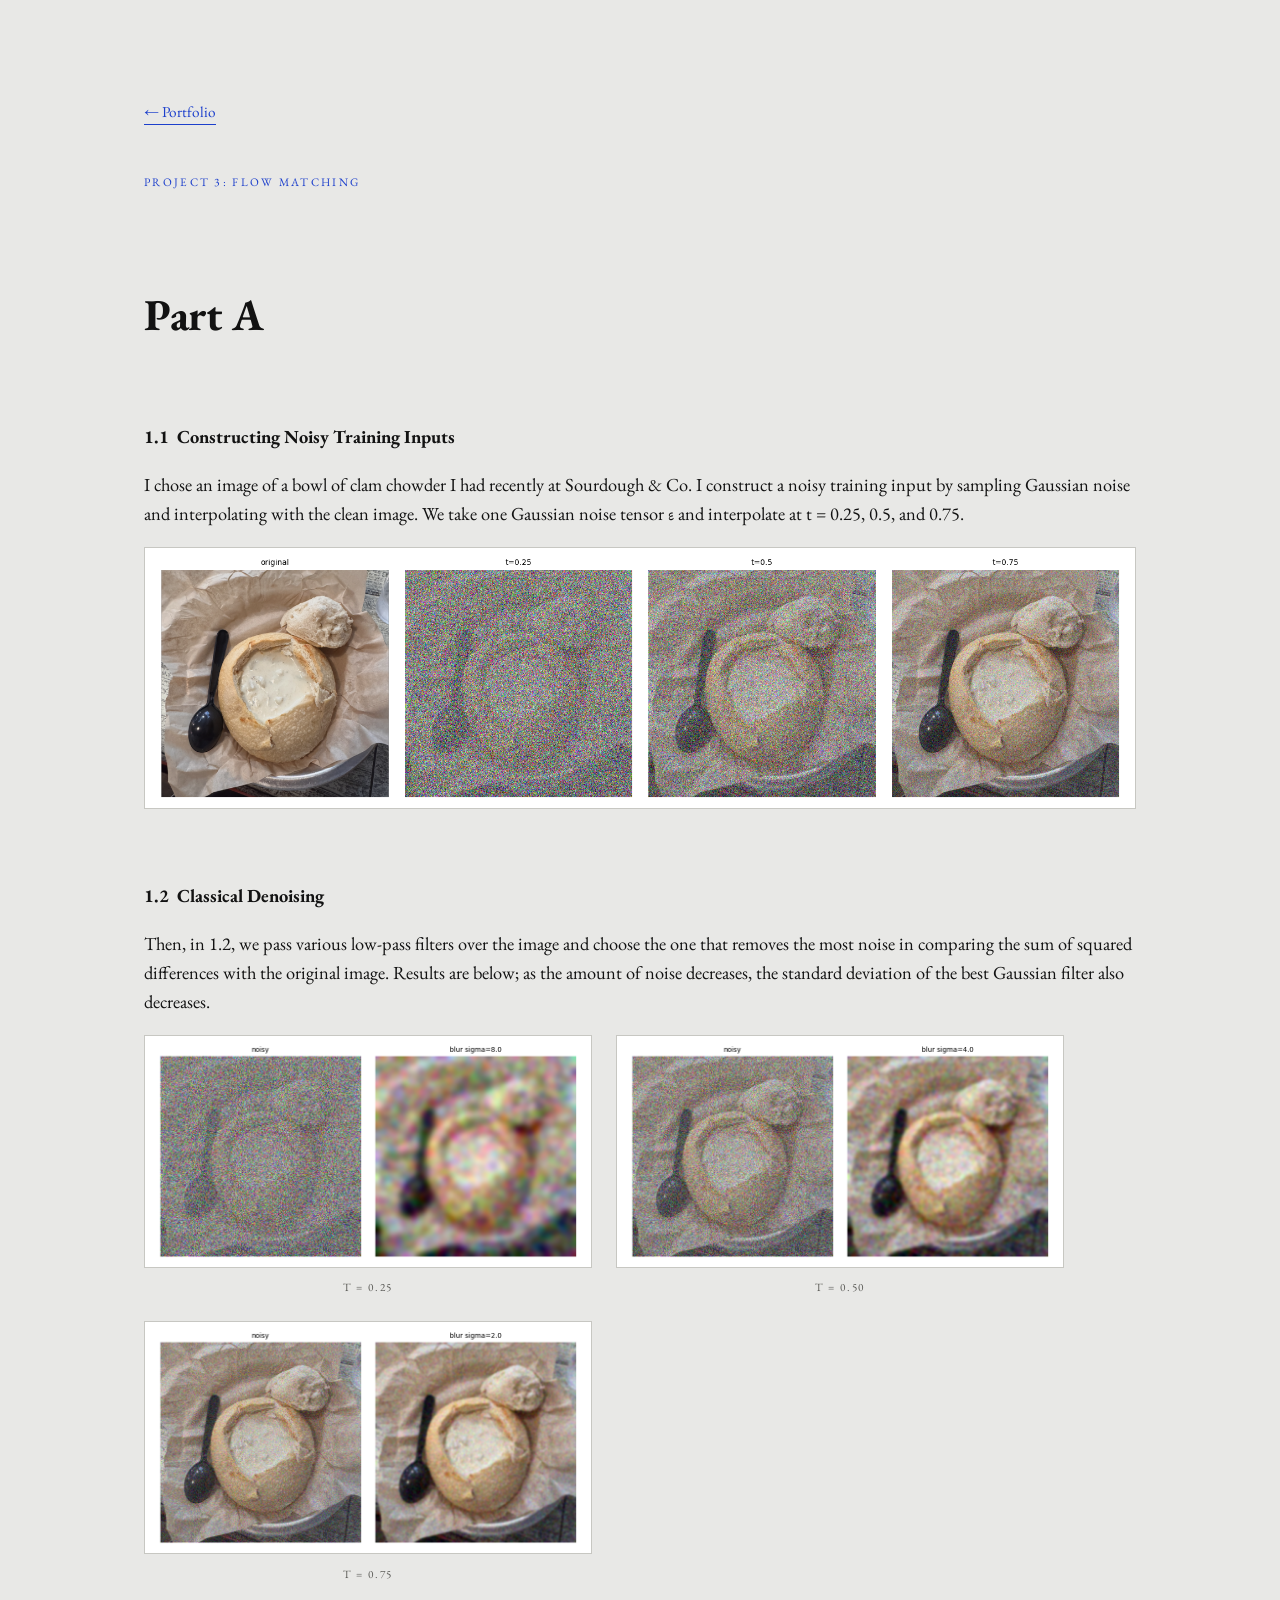
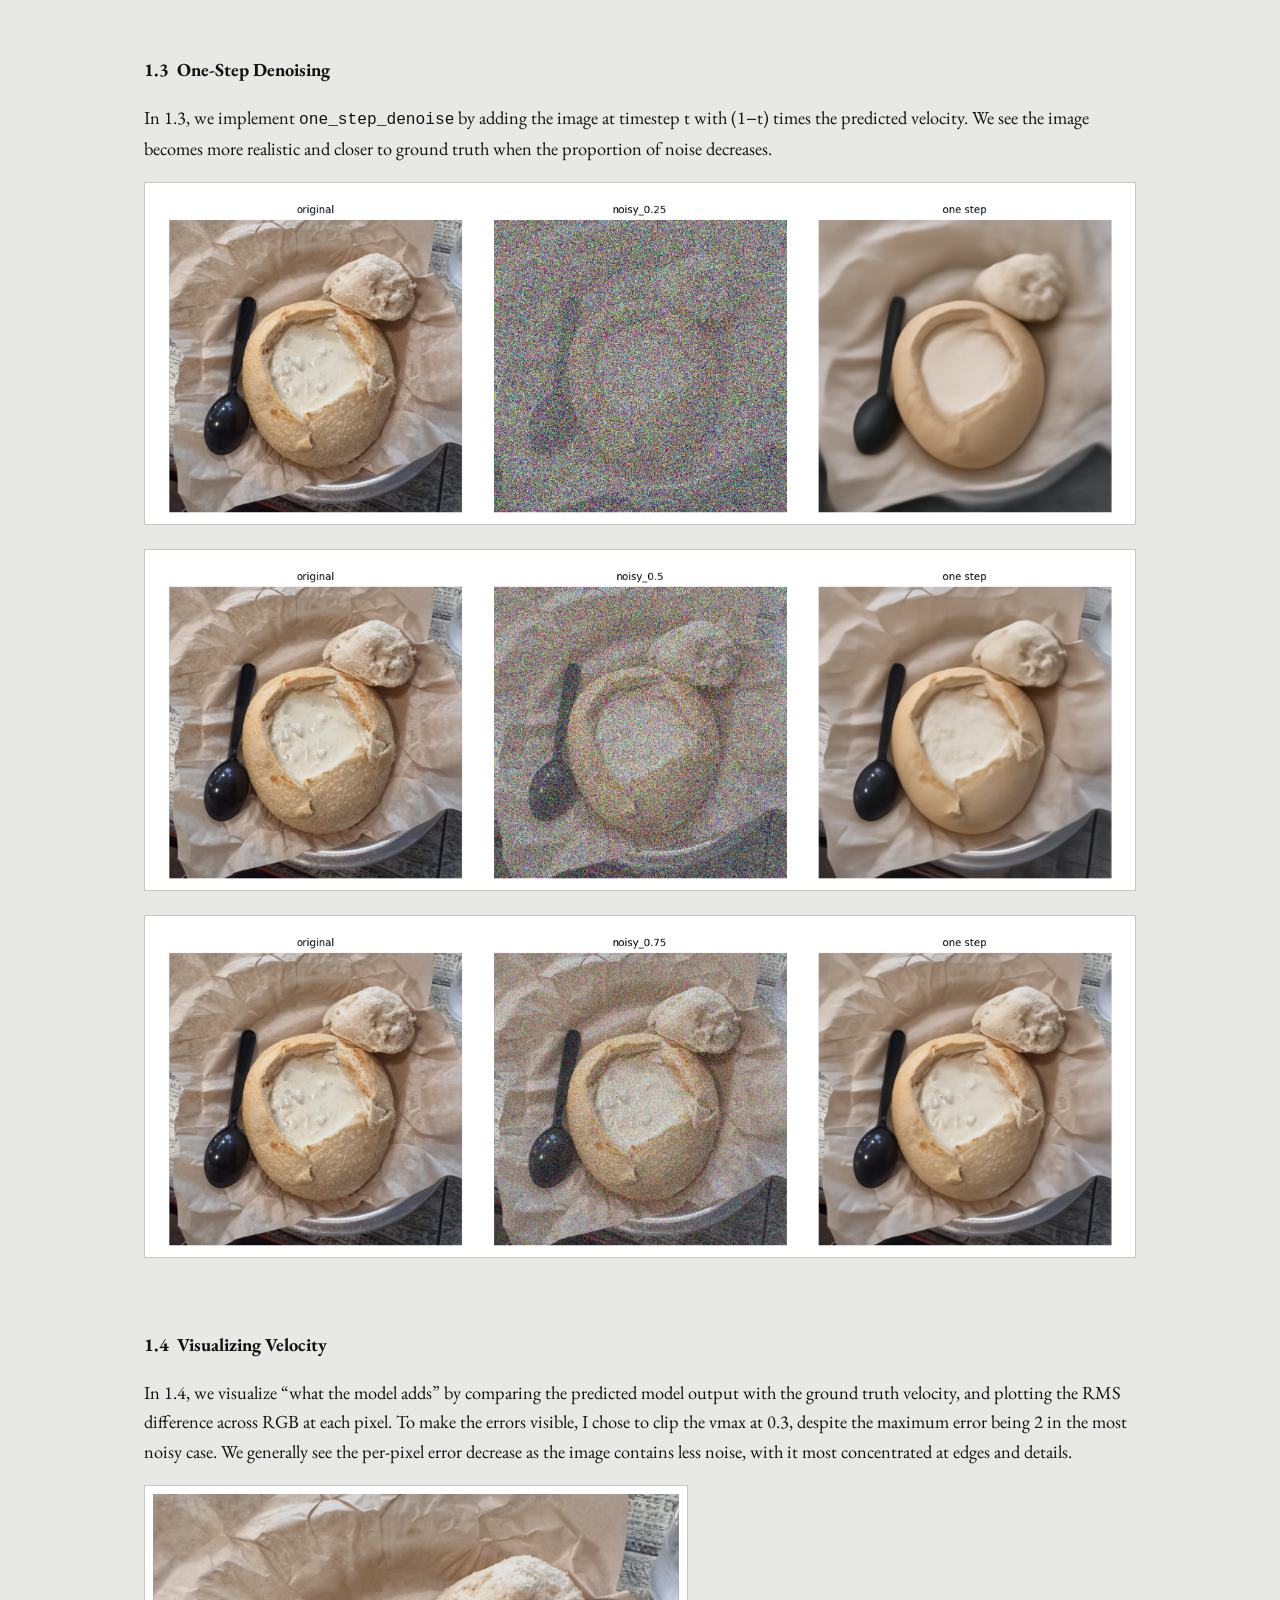
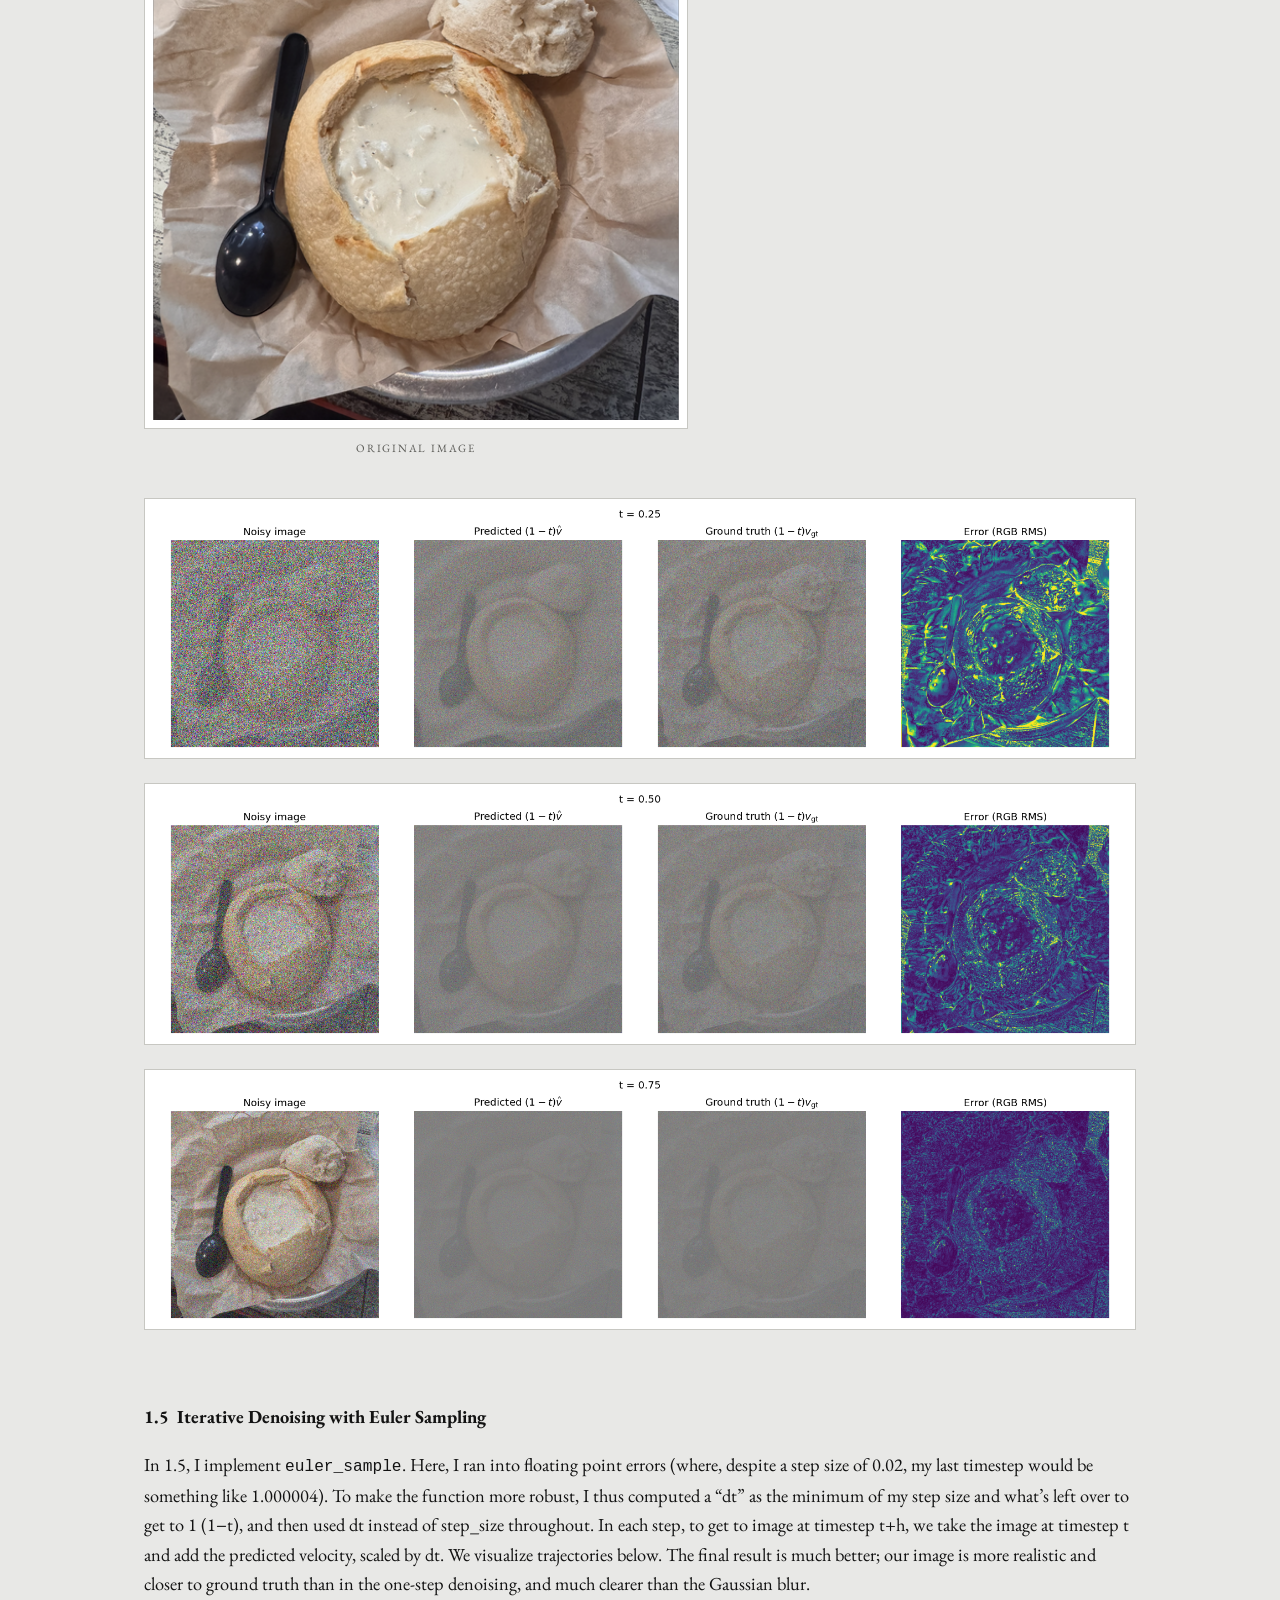
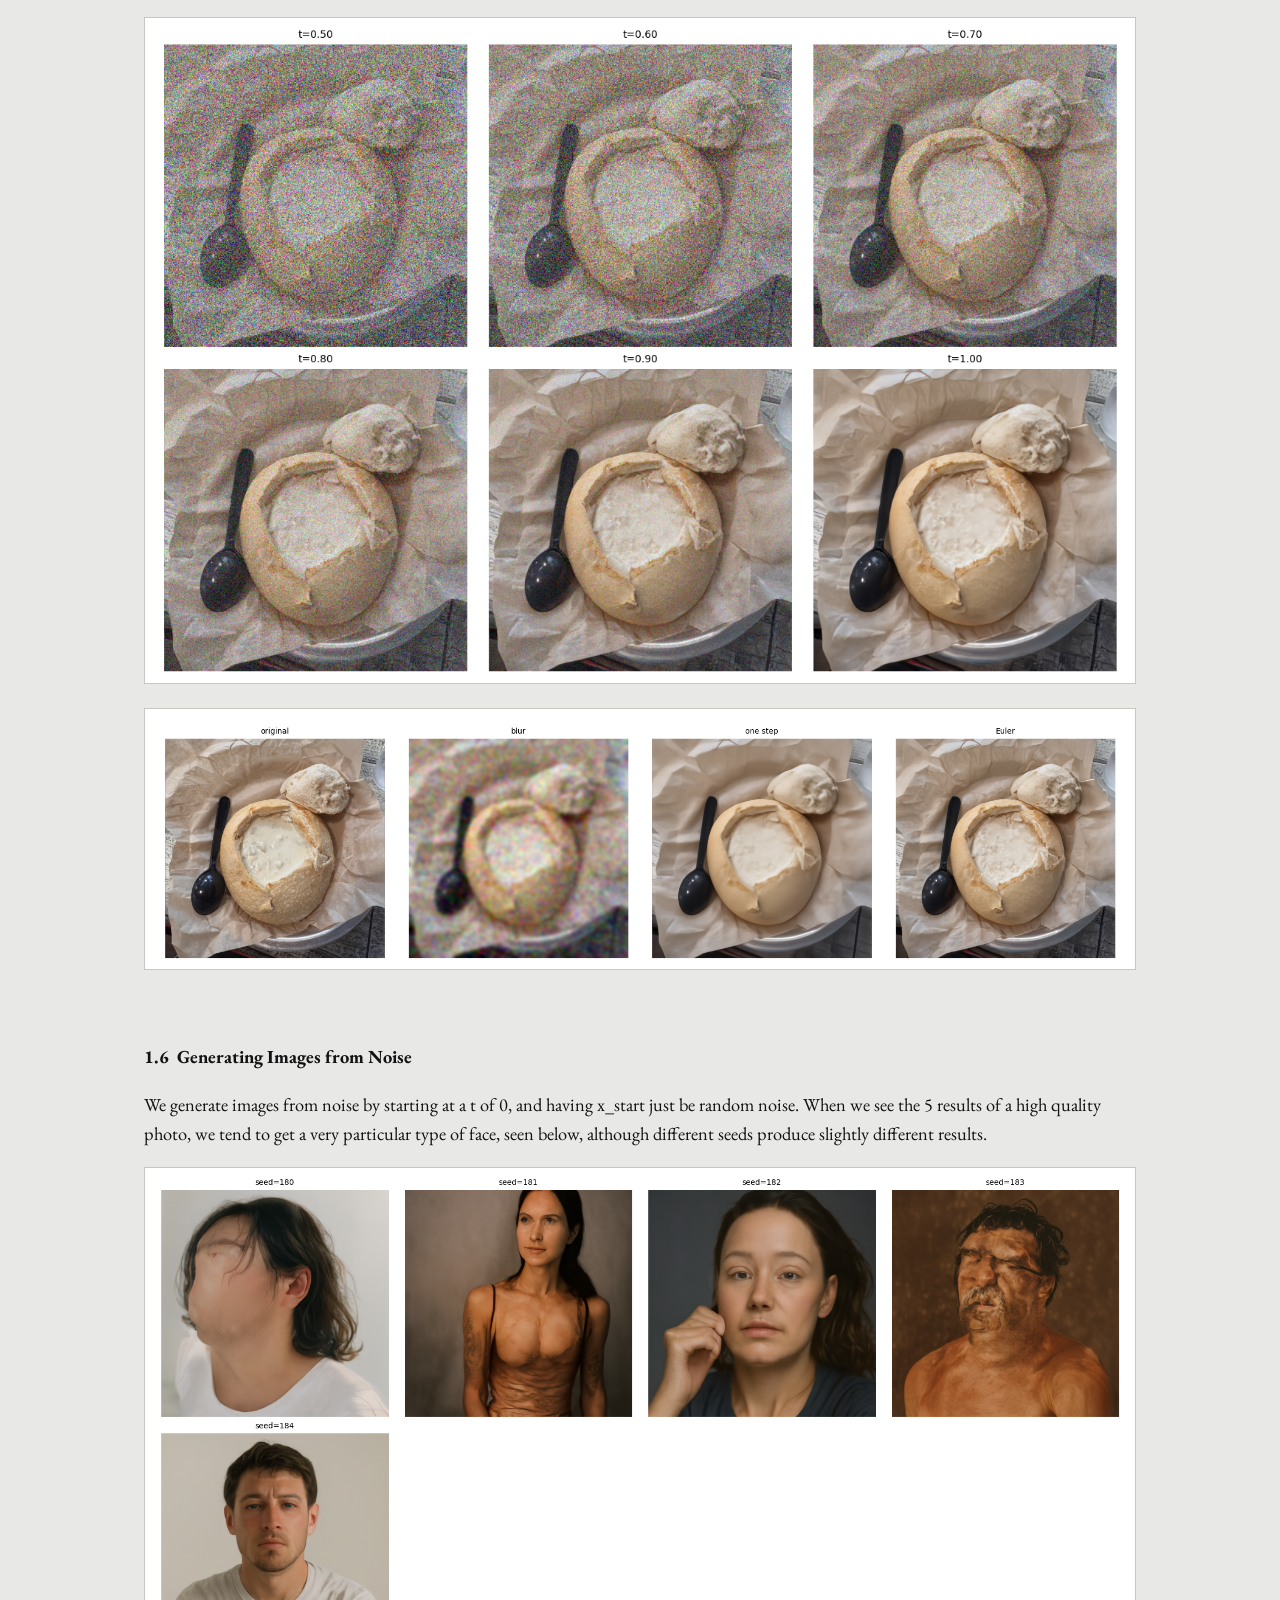
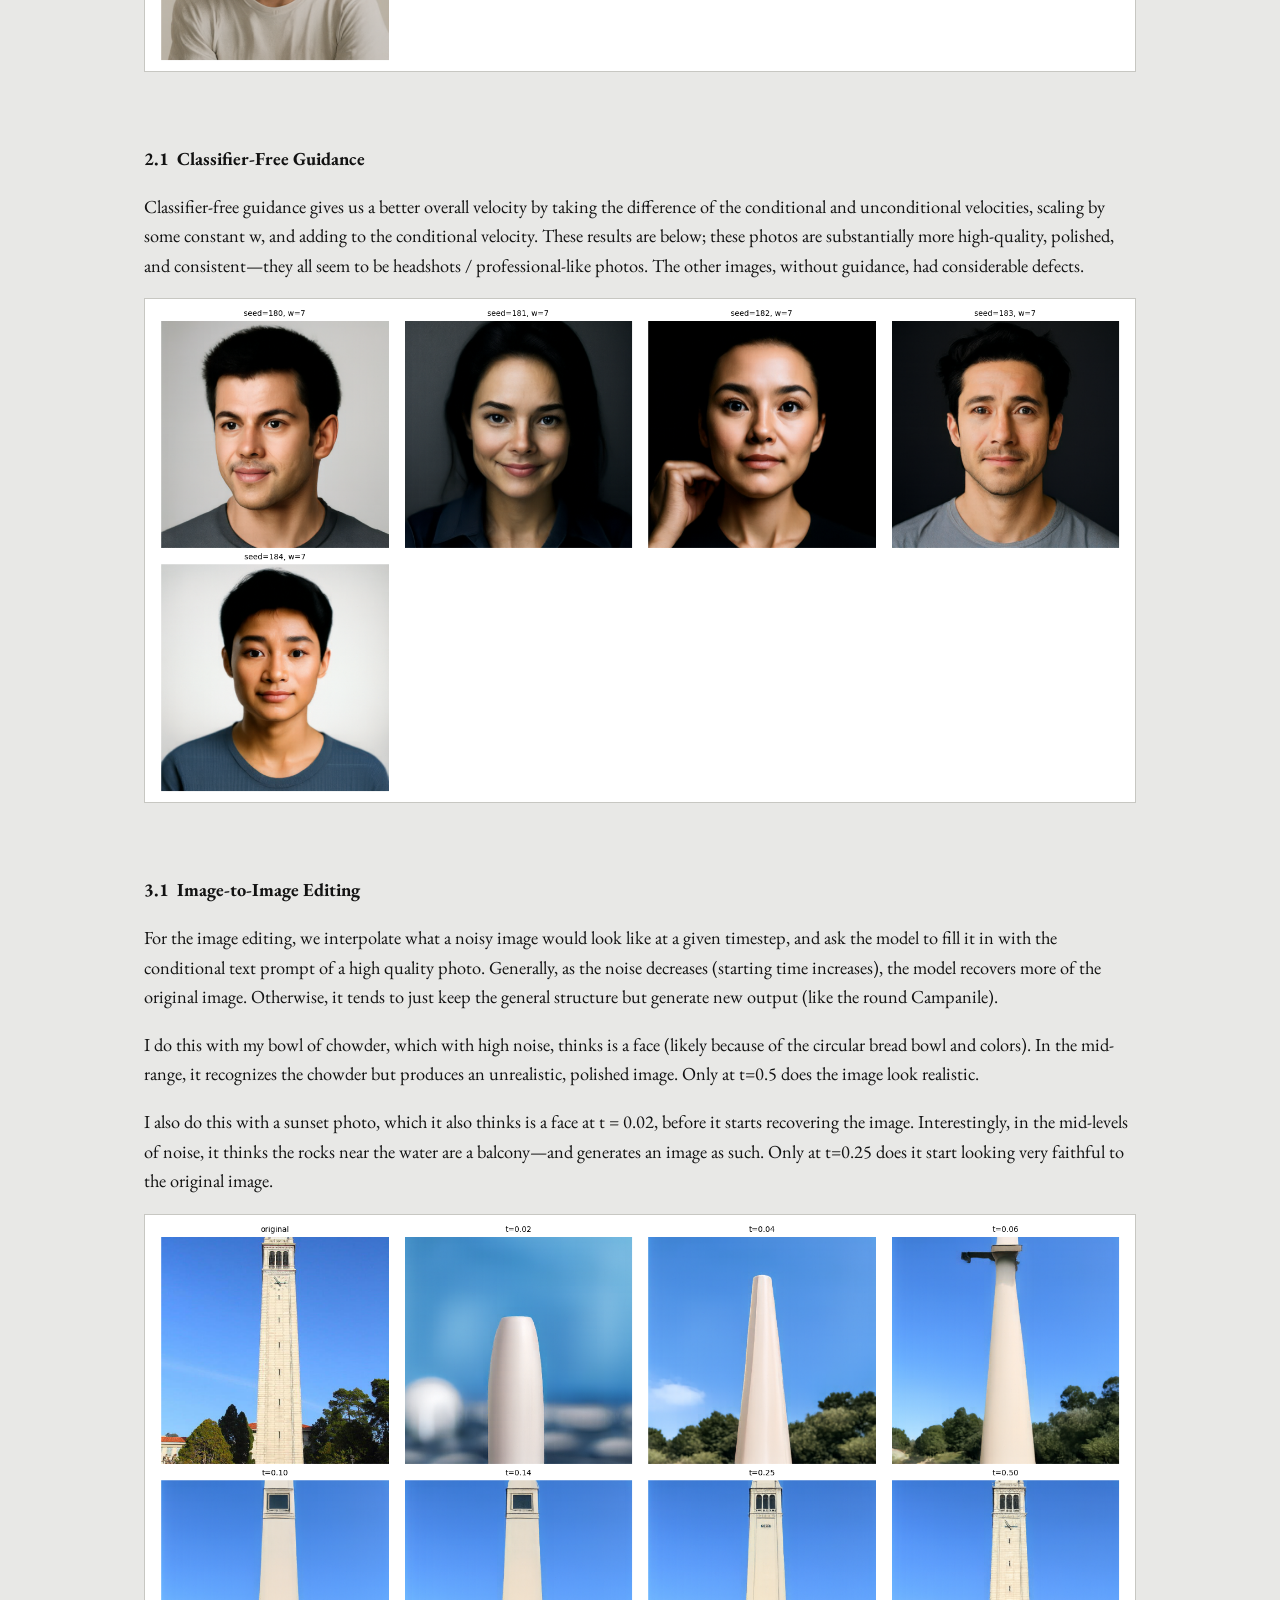
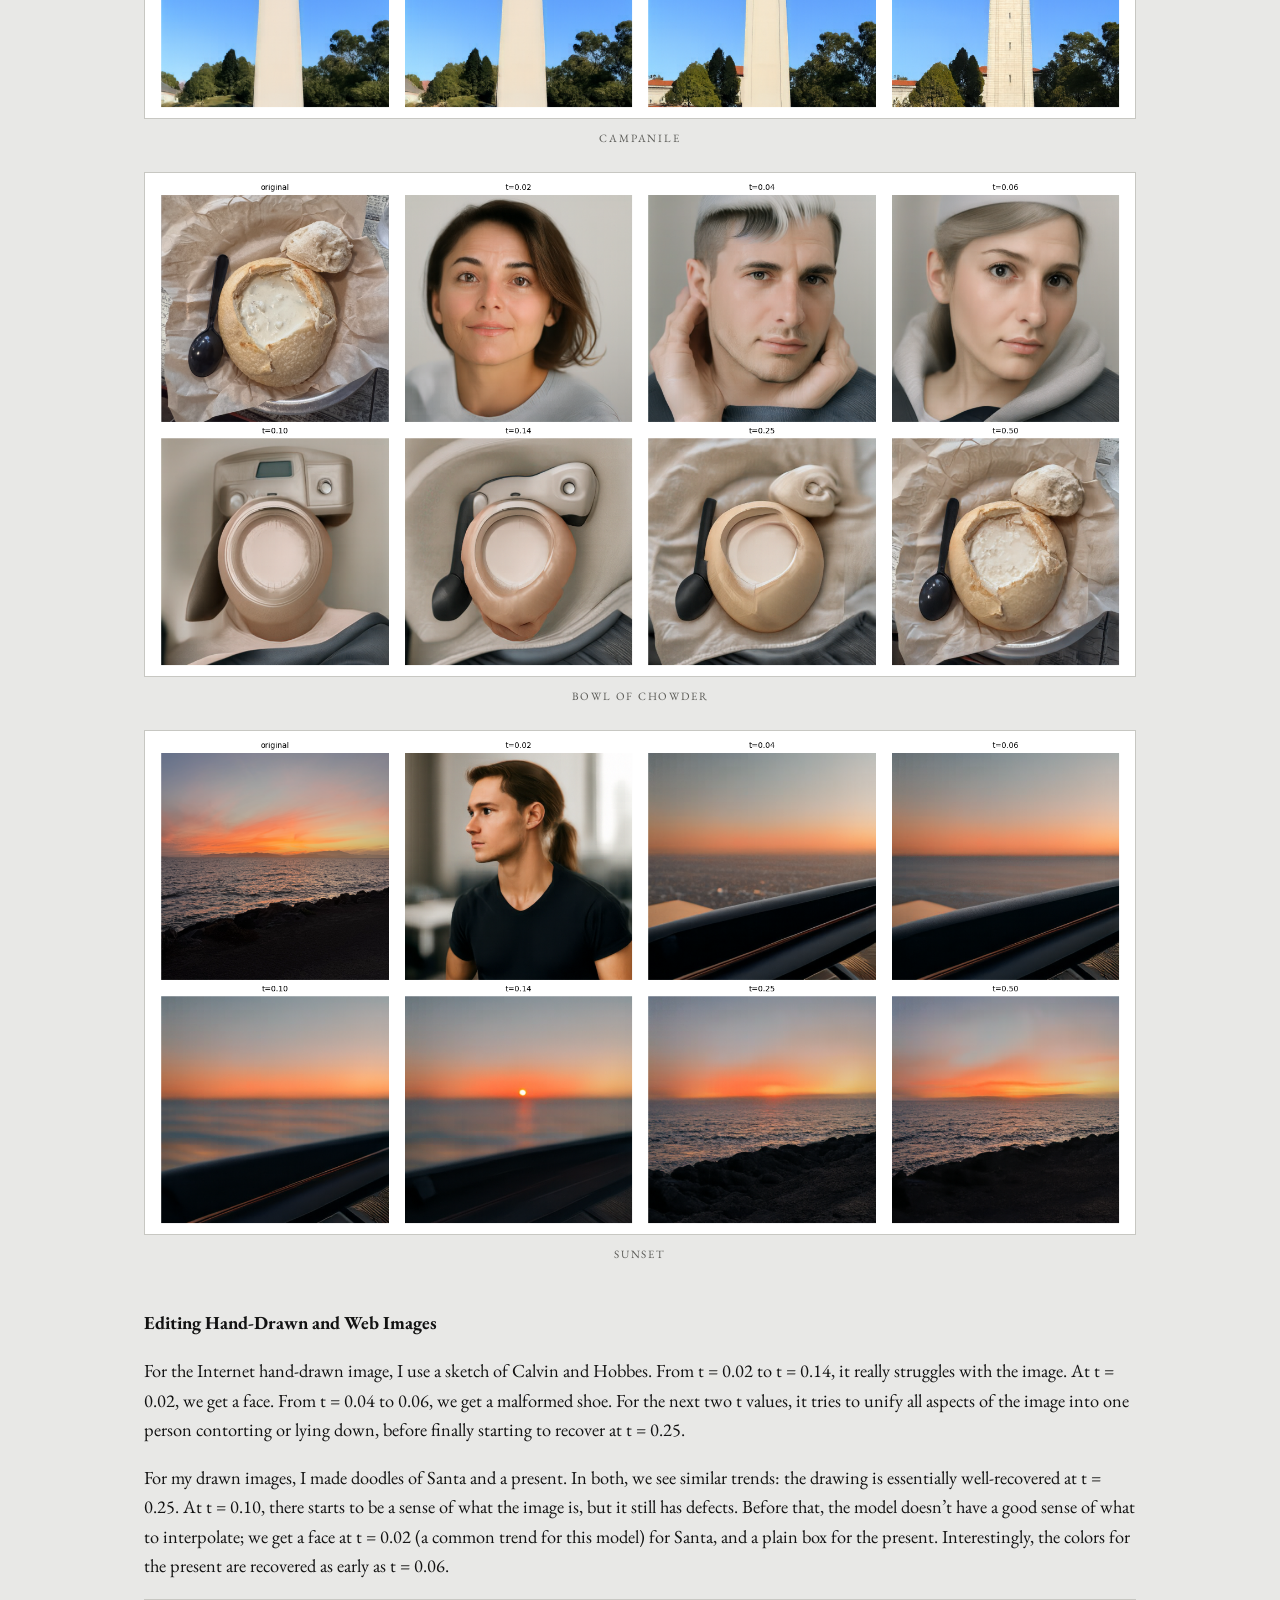
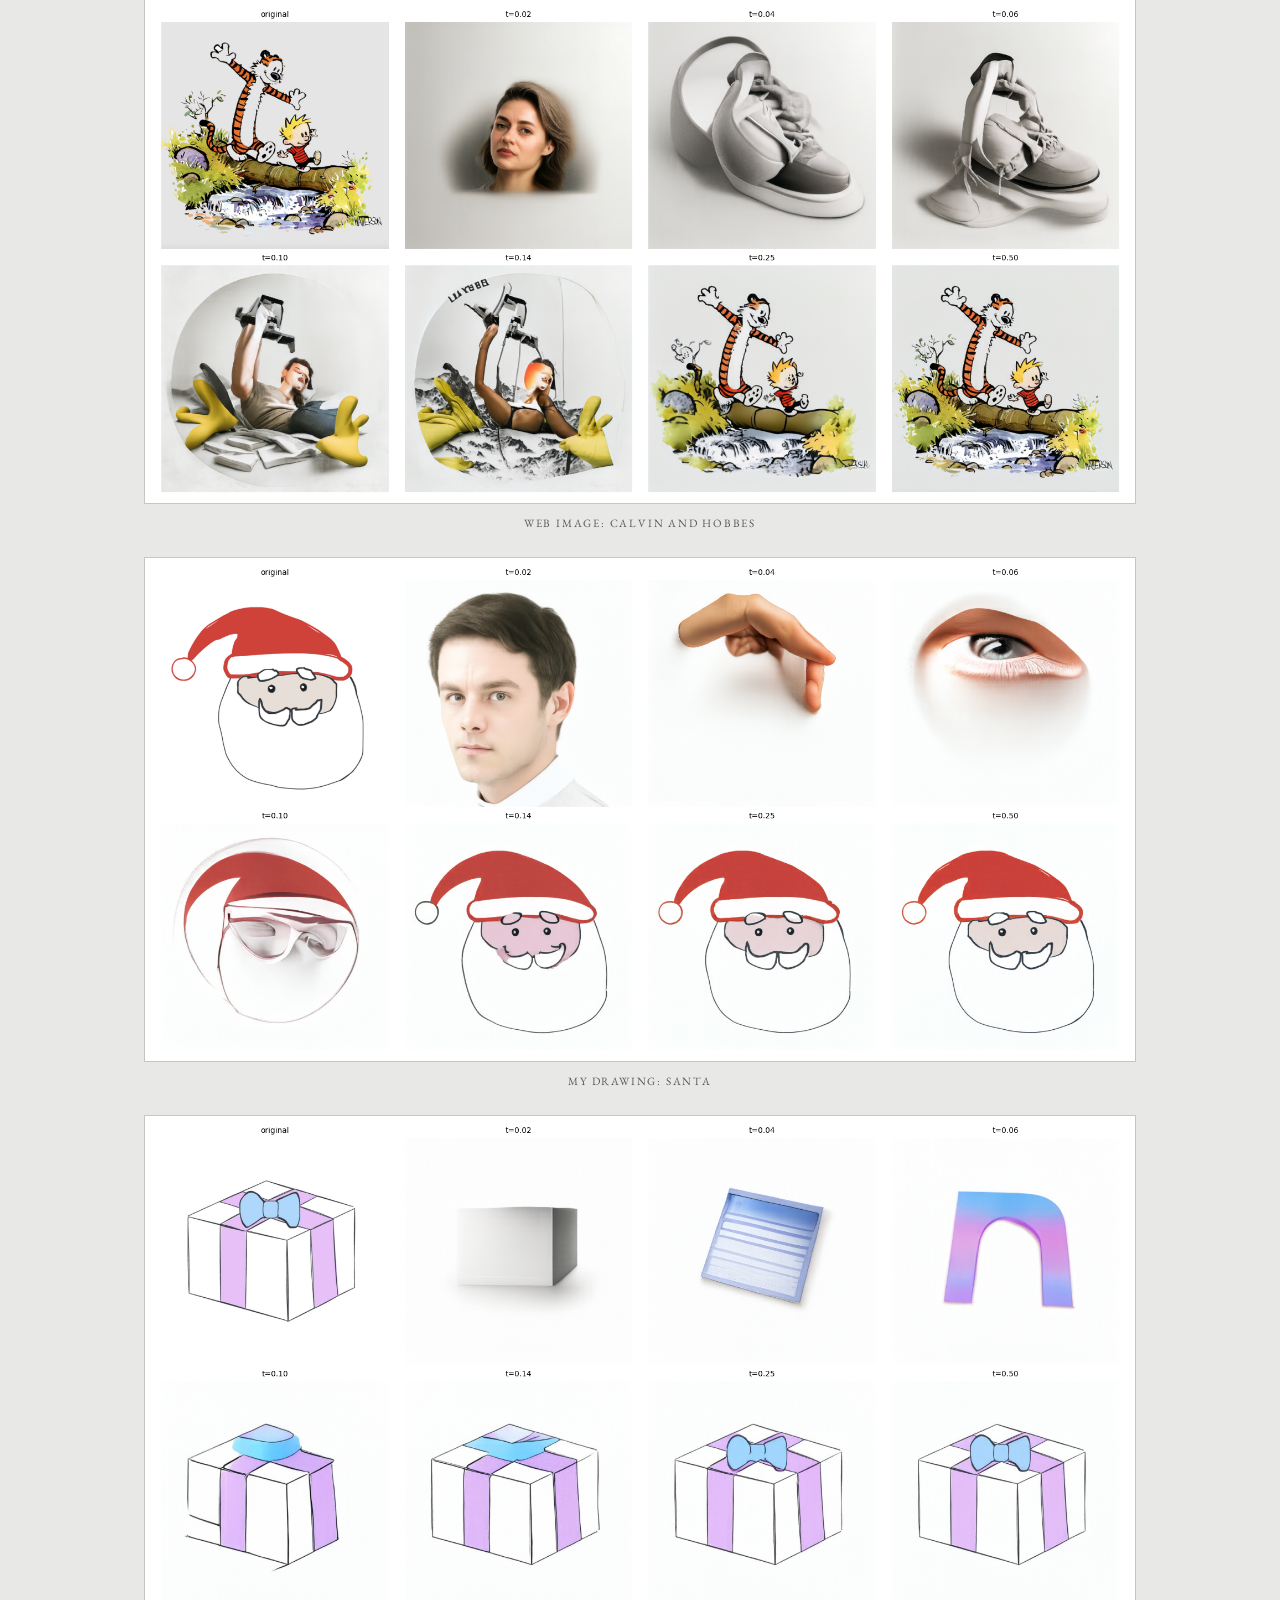
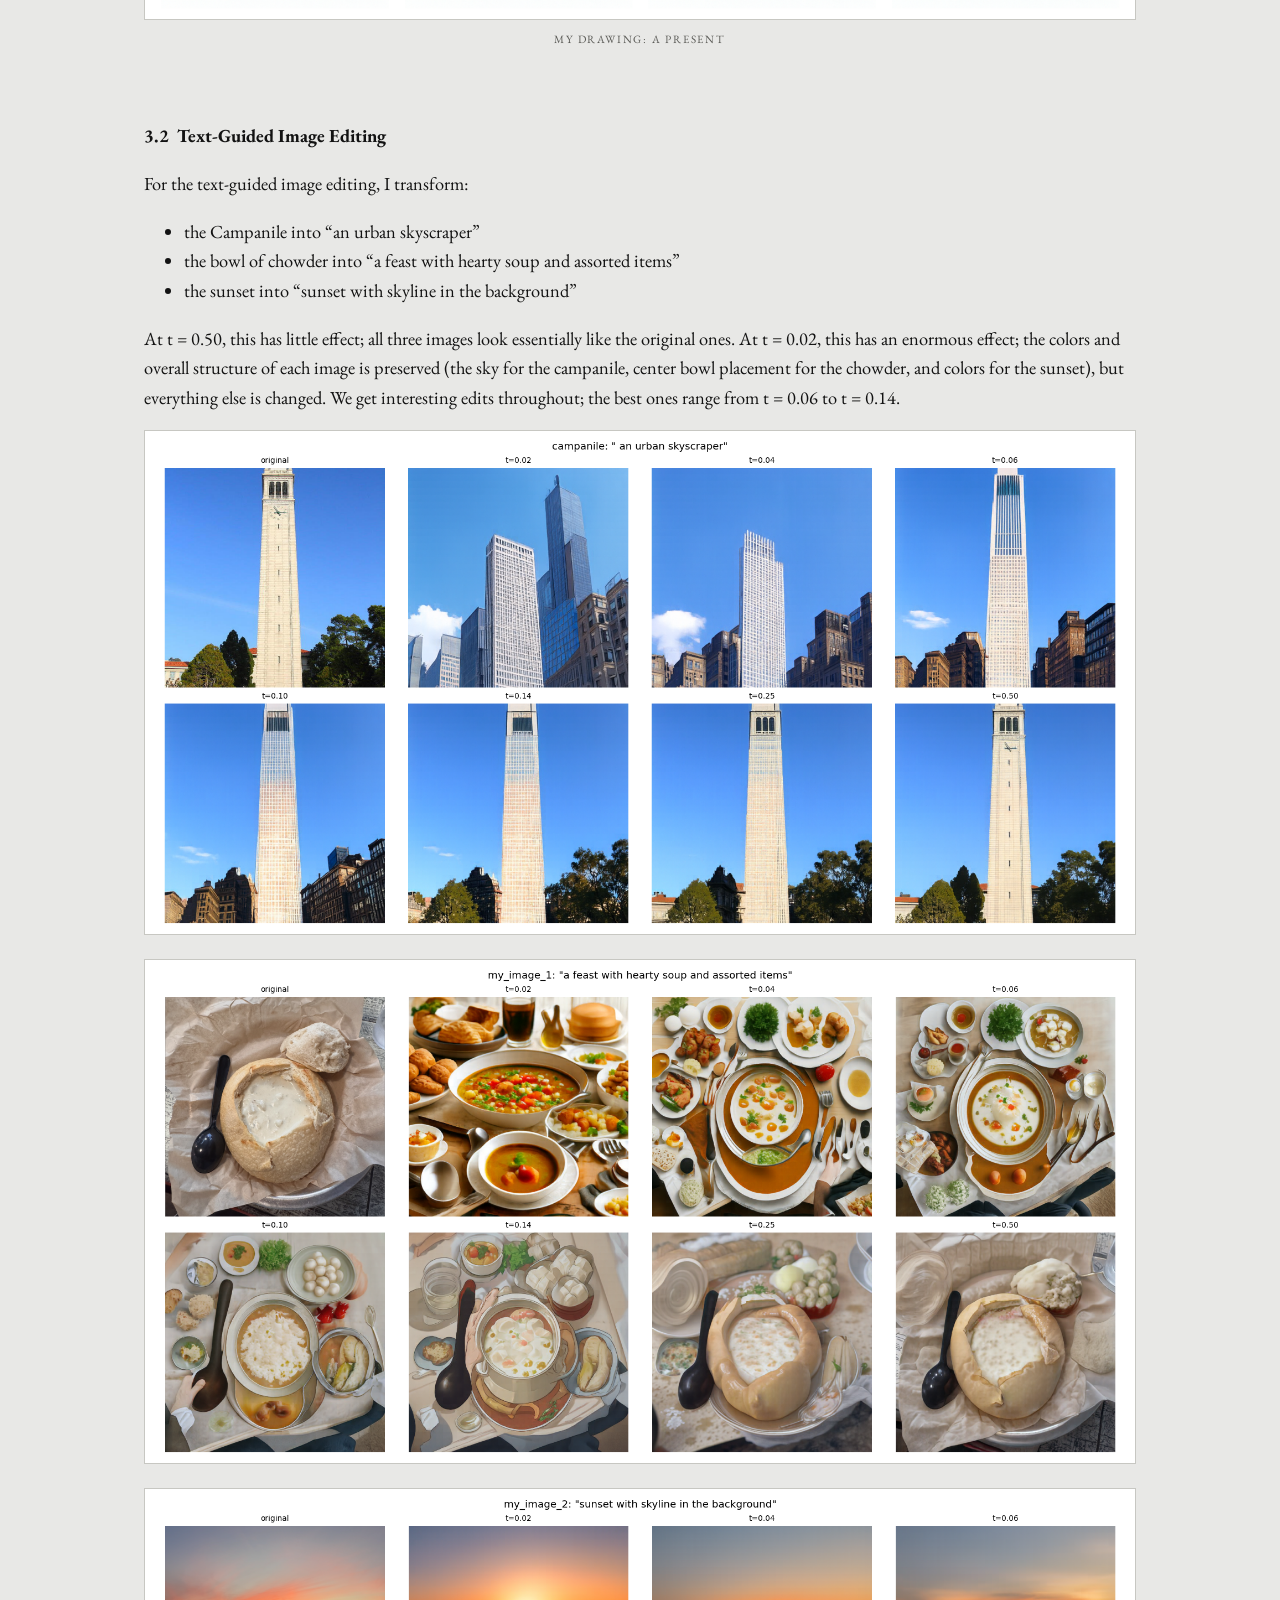
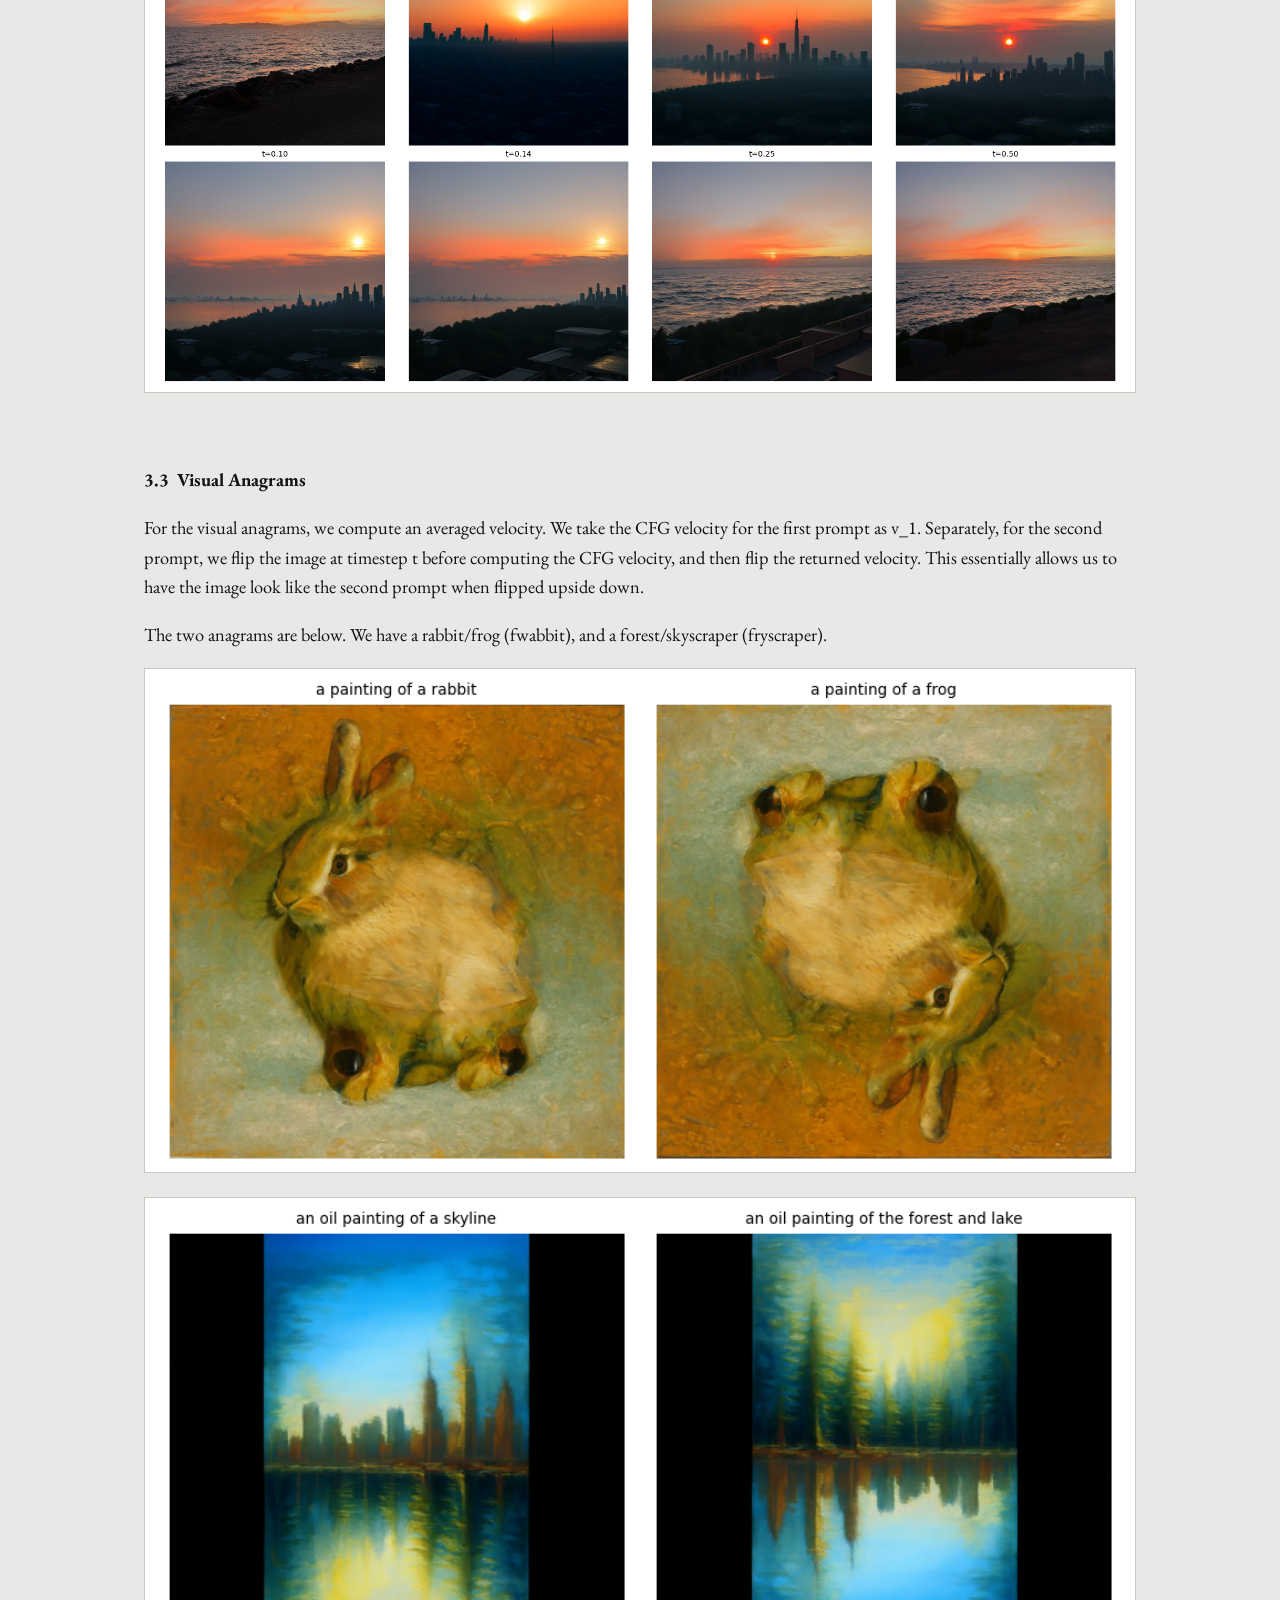
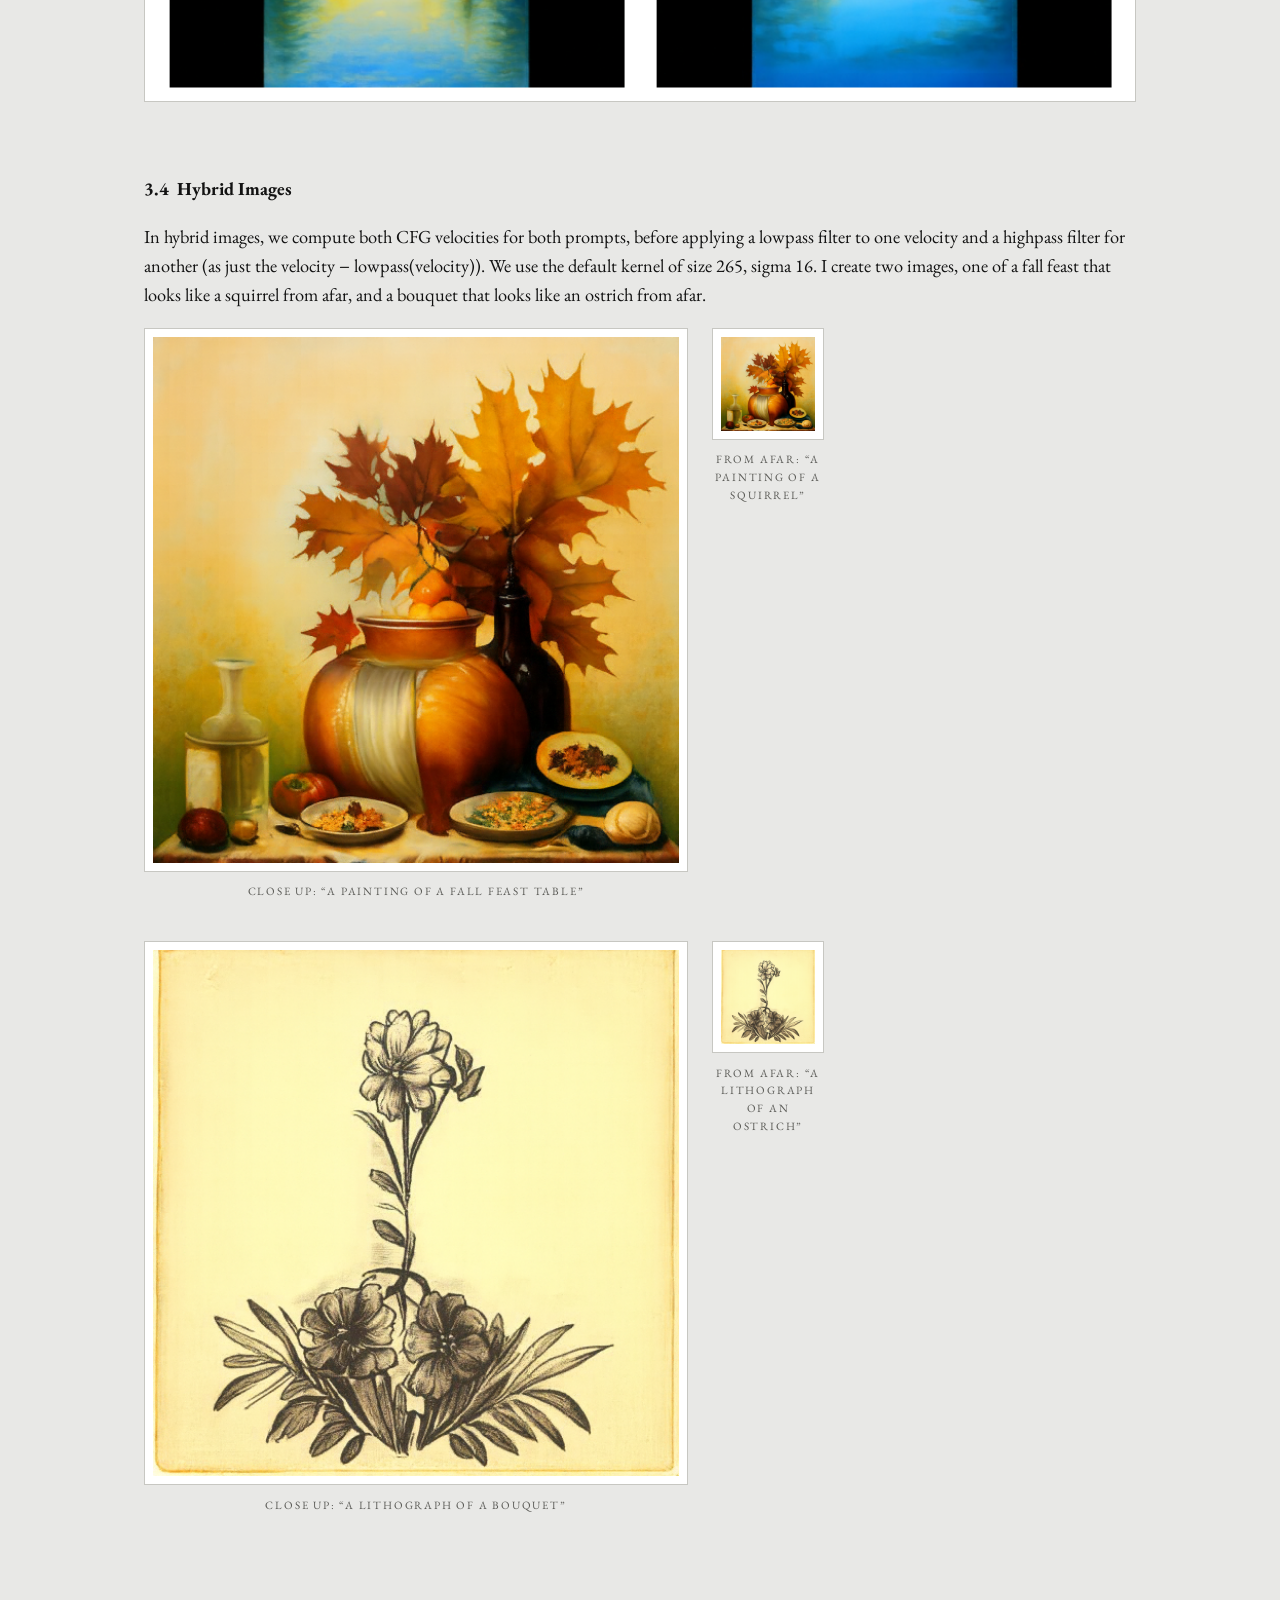
<file: 3/submission/index.html>
<!DOCTYPE html>
<html lang="en">
<head>
    <meta charset="utf-8">
    <meta name="viewport" content="width=device-width, initial-scale=1">
    <title>Project 3</title>
    <link href="https://fonts.googleapis.com/css2?family=EB+Garamond:ital,wght@0,400;0,700;1,400&display=swap" rel="stylesheet">
    <link rel="stylesheet" href="../../style.css">
</head>
<body>
<main>
    <a class="back" href="../../index.html">&larr; Portfolio</a>
    <p class="label">Project 3: Flow Matching</p>

    <h2 class="part">Part A</h2>

    <section>
        <h3>1.1 &nbsp;Constructing Noisy Training Inputs</h3>
        <p>I chose an image of a bowl of clam chowder I had recently at Sourdough &amp; Co. I construct a noisy training input by sampling Gaussian noise and interpolating with the clean image. We take one Gaussian noise tensor &epsilon; and interpolate at t = 0.25, 0.5, and 0.75.</p>
        <div class="row">
            <figure class="full">
                <img src="results/part_a_images/training_inputs.png" alt="Original image and three noisy interpolations" loading="lazy">
            </figure>
        </div>
    </section>

    <section>
        <h3>1.2 &nbsp;Classical Denoising</h3>
        <p>Then, in 1.2, we pass various low-pass filters over the image and choose the one that removes the most noise in comparing the sum of squared differences with the original image. Results are below; as the amount of noise decreases, the standard deviation of the best Gaussian filter also decreases.</p>
        <div class="row">
            <figure class="half">
                <img src="results/part_a_images/blur_0.25.png" alt="Noisy and Gaussian-denoised at t=0.25" loading="lazy">
                <figcaption>t = 0.25</figcaption>
            </figure>
            <figure class="half">
                <img src="results/part_a_images/blur_0.5.png" alt="Noisy and Gaussian-denoised at t=0.50" loading="lazy">
                <figcaption>t = 0.50</figcaption>
            </figure>
            <figure class="half">
                <img src="results/part_a_images/blur_0.75.png" alt="Noisy and Gaussian-denoised at t=0.75" loading="lazy">
                <figcaption>t = 0.75</figcaption>
            </figure>
        </div>
    </section>

    <section>
        <h3>1.3 &nbsp;One-Step Denoising</h3>
        <p>In 1.3, we implement <code>one_step_denoise</code> by adding the image at timestep t with (1&minus;t) times the predicted velocity. We see the image becomes more realistic and closer to ground truth when the proportion of noise decreases.</p>
        <div class="row">
            <figure class="full">
                <img src="results/part_a_images/one_step_0.25.png" alt="One-step denoising at t=0.25" loading="lazy">
            </figure>
            <figure class="full">
                <img src="results/part_a_images/one_step_0.5.png" alt="One-step denoising at t=0.50" loading="lazy">
            </figure>
            <figure class="full">
                <img src="results/part_a_images/one_step_0.75.png" alt="One-step denoising at t=0.75" loading="lazy">
            </figure>
        </div>
    </section>

    <section>
        <h3>1.4 &nbsp;Visualizing Velocity</h3>
        <p>In 1.4, we visualize “what the model adds” by comparing the predicted model output with the ground truth velocity, and plotting the RMS difference across RGB at each pixel. To make the errors visible, I chose to clip the vmax at 0.3, despite the maximum error being 2 in the most noisy case. We generally see the per-pixel error decrease as the image contains less noise, with it most concentrated at edges and details.</p>
        <div class="row">
            <figure class="wide">
                <img src="results/part_a_images/velocity_original.png" alt="Original image" loading="lazy">
                <figcaption>original image</figcaption>
            </figure>
        </div>
        <div class="row">
            <figure class="full">
                <img src="results/part_a_images/velocity_0.25.png" alt="Velocity visualization at t=0.25" loading="lazy">
            </figure>
            <figure class="full">
                <img src="results/part_a_images/velocity_0.50.png" alt="Velocity visualization at t=0.50" loading="lazy">
            </figure>
            <figure class="full">
                <img src="results/part_a_images/velocity_0.75.png" alt="Velocity visualization at t=0.75" loading="lazy">
            </figure>
        </div>
    </section>

    <section>
        <h3>1.5 &nbsp;Iterative Denoising with Euler Sampling</h3>
        <p>In 1.5, I implement <code>euler_sample</code>. Here, I ran into floating point errors (where, despite a step size of 0.02, my last timestep would be something like 1.000004). To make the function more robust, I thus computed a “dt” as the minimum of my step size and what’s left over to get to 1 (1&minus;t), and then used dt instead of step_size throughout. In each step, to get to image at timestep t+h, we take the image at timestep t and add the predicted velocity, scaled by dt. We visualize trajectories below. The final result is much better; our image is more realistic and closer to ground truth than in the one-step denoising, and much clearer than the Gaussian blur.</p>
        <div class="row">
            <figure class="full">
                <img src="results/part_a_images/trajectory.png" alt="Euler sampling trajectory" loading="lazy">
            </figure>
            <figure class="full">
                <img src="results/part_a_images/comparison.png" alt="Comparison of denoising methods" loading="lazy">
            </figure>
        </div>
    </section>

    <section>
        <h3>1.6 &nbsp;Generating Images from Noise</h3>
        <p>We generate images from noise by starting at a t of 0, and having x_start just be random noise. When we see the 5 results of a high quality photo, we tend to get a very particular type of face, seen below, although different seeds produce slightly different results.</p>
        <div class="row">
            <figure class="full">
                <img src="results/part_a_images/conditional_samples.png" alt="Five samples generated from noise" loading="lazy">
            </figure>
        </div>
    </section>

    <section>
        <h3>2.1 &nbsp;Classifier-Free Guidance</h3>
        <p>Classifier-free guidance gives us a better overall velocity by taking the difference of the conditional and unconditional velocities, scaling by some constant w, and adding to the conditional velocity. These results are below; these photos are substantially more high-quality, polished, and consistent—they all seem to be headshots / professional-like photos. The other images, without guidance, had considerable defects.</p>
        <div class="row">
            <figure class="full">
                <img src="results/part_a_images/cfg_samples.png" alt="Five CFG samples" loading="lazy">
            </figure>
        </div>
    </section>

    <section>
        <h3>3.1 &nbsp;Image-to-Image Editing</h3>
        <p>For the image editing, we interpolate what a noisy image would look like at a given timestep, and ask the model to fill it in with the conditional text prompt of a high quality photo. Generally, as the noise decreases (starting time increases), the model recovers more of the original image. Otherwise, it tends to just keep the general structure but generate new output (like the round Campanile).</p>
        <p>I do this with my bowl of chowder, which with high noise, thinks is a face (likely because of the circular bread bowl and colors). In the mid-range, it recognizes the chowder but produces an unrealistic, polished image. Only at t=0.5 does the image look realistic.</p>
        <p>I also do this with a sunset photo, which it also thinks is a face at t = 0.02, before it starts recovering the image. Interestingly, in the mid-levels of noise, it thinks the rocks near the water are a balcony—and generates an image as such. Only at t=0.25 does it start looking very faithful to the original image.</p>
        <div class="row">
            <figure class="full">
                <img src="results/part_a_images/edit_campanile.png" alt="Campanile edits across seven starting times" loading="lazy">
                <figcaption>campanile</figcaption>
            </figure>
            <figure class="full">
                <img src="results/part_a_images/edit_my_image_1.png" alt="Chowder edits across seven starting times" loading="lazy">
                <figcaption>bowl of chowder</figcaption>
            </figure>
            <figure class="full">
                <img src="results/part_a_images/edit_my_image_2.png" alt="Sunset edits across seven starting times" loading="lazy">
                <figcaption>sunset</figcaption>
            </figure>
        </div>

        <h3>Editing Hand-Drawn and Web Images</h3>
        <p>For the Internet hand-drawn image, I use a sketch of Calvin and Hobbes. From t = 0.02 to t = 0.14, it really struggles with the image. At t = 0.02, we get a face. From t = 0.04 to 0.06, we get a malformed shoe. For the next two t values, it tries to unify all aspects of the image into one person contorting or lying down, before finally starting to recover at t = 0.25.</p>
        <p>For my drawn images, I made doodles of Santa and a present. In both, we see similar trends: the drawing is essentially well-recovered at t = 0.25. At t = 0.10, there starts to be a sense of what the image is, but it still has defects. Before that, the model doesn’t have a good sense of what to interpolate; we get a face at t = 0.02 (a common trend for this model) for Santa, and a plain box for the present. Interestingly, the colors for the present are recovered as early as t = 0.06.</p>
        <div class="row">
            <figure class="full">
                <img src="results/part_a_images/edit_web_image.png" alt="Calvin and Hobbes sketch edits across seven starting times" loading="lazy">
                <figcaption>web image: Calvin and Hobbes</figcaption>
            </figure>
            <figure class="full">
                <img src="results/part_a_images/edit_drawing_1.png" alt="Santa doodle edits across seven starting times" loading="lazy">
                <figcaption>my drawing: Santa</figcaption>
            </figure>
            <figure class="full">
                <img src="results/part_a_images/edit_drawing_2.png" alt="Present doodle edits across seven starting times" loading="lazy">
                <figcaption>my drawing: a present</figcaption>
            </figure>
        </div>
    </section>

    <section>
        <h3>3.2 &nbsp;Text-Guided Image Editing</h3>
        <p>For the text-guided image editing, I transform:</p>
        <ul>
            <li>the Campanile into “an urban skyscraper”</li>
            <li>the bowl of chowder into “a feast with hearty soup and assorted items”</li>
            <li>the sunset into “sunset with skyline in the background”</li>
        </ul>
        <p>At t = 0.50, this has little effect; all three images look essentially like the original ones. At t = 0.02, this has an enormous effect; the colors and overall structure of each image is preserved (the sky for the campanile, center bowl placement for the chowder, and colors for the sunset), but everything else is changed. We get interesting edits throughout; the best ones range from t = 0.06 to t = 0.14.</p>
        <div class="row">
            <figure class="full">
                <img src="results/part_a_images/text_edit_campanile.png" alt="Campanile text-guided edits" loading="lazy">
            </figure>
            <figure class="full">
                <img src="results/part_a_images/text_edit_my_image_1.png" alt="Chowder text-guided edits" loading="lazy">
            </figure>
            <figure class="full">
                <img src="results/part_a_images/text_edit_my_image_2.png" alt="Sunset text-guided edits" loading="lazy">
            </figure>
        </div>
    </section>

    <section>
        <h3>3.3 &nbsp;Visual Anagrams</h3>
        <p>For the visual anagrams, we compute an averaged velocity. We take the CFG velocity for the first prompt as v_1. Separately, for the second prompt, we flip the image at timestep t before computing the CFG velocity, and then flip the returned velocity. This essentially allows us to have the image look like the second prompt when flipped upside down.</p>
        <p>The two anagrams are below. We have a rabbit/frog (fwabbit), and a forest/skyscraper (fryscraper).</p>
        <div class="row">
            <figure class="full">
                <img src="results/part_a_images/anagram_views_1.png" alt="Rabbit and frog anagram, both orientations" loading="lazy">
            </figure>
            <figure class="full">
                <img src="results/part_a_images/anagram_views_0.png" alt="Skyline and forest anagram, both orientations" loading="lazy">
            </figure>
        </div>
    </section>

    <section>
        <h3>3.4 &nbsp;Hybrid Images</h3>
        <p>In hybrid images, we compute both CFG velocities for both prompts, before applying a lowpass filter to one velocity and a highpass filter for another (as just the velocity &minus; lowpass(velocity)). We use the default kernel of size 265, sigma 16. I create two images, one of a fall feast that looks like a squirrel from afar, and a bouquet that looks like an ostrich from afar.</p>
        <div class="row">
            <figure class="wide">
                <img src="results/part_a_images/hybrid_0.png" alt="Fall feast and squirrel hybrid, close view" loading="lazy">
                <figcaption>close up: “a painting of a fall feast table”</figcaption>
            </figure>
            <figure class="tiny">
                <img src="results/part_a_images/hybrid_0.png" alt="Fall feast and squirrel hybrid, distant view" loading="lazy">
                <figcaption>from afar: “a painting of a squirrel”</figcaption>
            </figure>
        </div>
        <div class="row">
            <figure class="wide">
                <img src="results/part_a_images/hybrid_1.png" alt="Bouquet and ostrich hybrid, close view" loading="lazy">
                <figcaption>close up: “a lithograph of a bouquet”</figcaption>
            </figure>
            <figure class="tiny">
                <img src="results/part_a_images/hybrid_1.png" alt="Bouquet and ostrich hybrid, distant view" loading="lazy">
                <figcaption>from afar: “a lithograph of an ostrich”</figcaption>
            </figure>
        </div>
    </section>

    <h2 class="part">Part B</h2>
    <p class="quip">Flow matching from scratch, on MNIST.</p>

    <section>
        <h3>1.2 &nbsp;Training a Single-Step Denoising UNet</h3>
        <p>In Part 1, we train a single-step denoising UNet and optimize over an L2 image loss. We want our model to recover the cleaned image based on a noisy version; thus we first sweep over a set of “noise weights” &sigma;, where our noisy image is the original image + &sigma; * noise, and the noise is sampled from the standard normal. For three digits (5, 0, 4), we visualize across a sweep of noise weights.</p>
        <div class="row">
            <figure class="full">
                <img src="results/part_b_images/all/noise_viz.jpg" alt="Noising process across seven sigma values" loading="lazy">
            </figure>
        </div>
    </section>

    <section>
        <h3>1.2.1 &nbsp;Training</h3>
        <p>We then train our model, and choose a noise weight of 0.5. Our training loss curve shows relatively stable training; the mean squared error decreases quickly within the first 100 optimizer steps and then slowly converges. We use the recommended hyperparameters: a hidden dimension of 128, a learning rate of 1e-4 (with Adam optimizer), a batch size of 256, and 5 epochs of training. We see that the model does relatively well even after epoch 1, but whatever blemishes exist in and around the digits are largely gone by epoch 5.</p>
        <div class="row">
            <figure class="wide">
                <img src="results/part_b_images/all/train_loss.png" alt="Single-step denoiser training loss" loading="lazy">
            </figure>
        </div>
        <div class="row">
            <figure class="full">
                <img src="results/part_b_images/all/epoch1test_denoised.jpg" alt="Denoised test samples after epoch 1" loading="lazy">
            </figure>
            <figure class="full">
                <img src="results/part_b_images/all/epoch5test_denoised.jpg" alt="Denoised test samples after epoch 5" loading="lazy">
            </figure>
        </div>
    </section>

    <section>
        <h3>1.2.2 &nbsp;Out-of-Distribution Testing</h3>
        <p>We can also test model performance across the varying levels of noise: &sigma; = [0.0, 0.2, 0.4, 0.5, 0.6, 0.8, 1.0]. In the visualization below, each row corresponds to the input we give to our denoising model. Rows represent the noise level (in increasing order) and columns represent a given datapoint / digit.</p>
        <div class="row">
            <figure class="full">
                <img src="results/part_b_images/all/noises_test.jpg" alt="Noisy test inputs across seven sigma values" loading="lazy">
            </figure>
        </div>
        <p>Now, in each row, we can look at the denoised output. We see that the finalized model’s performance starts to deteriorate at &sigma; = 0.5 (it’s the first 9 that starts to have recognizable blemishes). It then progressively gets worse, and at &sigma; = 0.8, the outputs are far too noisy.</p>
        <div class="row">
            <figure class="full">
                <img src="results/part_b_images/all/denoises_test.jpg" alt="Denoised outputs across seven sigma values" loading="lazy">
            </figure>
        </div>
    </section>

    <section>
        <h3>1.2.3 &nbsp;Denoising Pure Noise</h3>
        <p>Now, we train a UNet to denoise from pure, random Gaussian noise sampled from the standard normal.</p>
        <p>Training remains stable, although we see a lot more variation than before. This makes sense, as our outputs from pure noise are likely to have a higher MSE than when we started from the image with some noise.</p>
        <div class="row">
            <figure class="wide">
                <img src="results/part_b_images/all/train_pure_noise_loss.png" alt="Pure-noise denoiser training loss" loading="lazy">
            </figure>
        </div>
        <p>The generated outputs are consistently the same; namely, they all resemble some “average” of the images/digits. With an MSE loss, we are minimizing the sum of squared distances—so without any type of conditioning—the best we can do, or the minimum we converge on, will just be the average of our training datapoints. This is reflected in the generated outputs.</p>
        <div class="row">
            <figure class="full">
                <img src="results/part_b_images/all/epoch1test_purenoise.jpg" alt="Pure-noise outputs after epoch 1" loading="lazy">
            </figure>
            <figure class="full">
                <img src="results/part_b_images/all/epoch5test_purenoise.jpg" alt="Pure-noise outputs after epoch 5" loading="lazy">
            </figure>
        </div>
    </section>

    <section>
        <h3>2.1&ndash;2.3 &nbsp;Time Conditioning</h3>
        <p>In Part 2, we add various types of conditioning to our model so we can do flow matching—as one-step denoising is not enough.</p>
        <p>We first condition on time by adding a fully-connected block into the “upsampling” half of the U-Net. Each fully-connected block is 2 linear layers with a GELU, and takes t as an input. In the unflatten step, we multiply by the result of the first fully connected block before concatenating with the equivalent “down” step and upsampling. We then multiply this result by the second fully connected block before continuing the process as normal.</p>
        <p>We now use a different set of hyperparameters: batch size of 64, hidden dimension of 64, and 10 epochs of training. Our learning rate starts at 1e-2, and we include an exponential learning rate decay scheduler.</p>
        <p>We train to recover velocity, or the change from x_0 to x_1, given x_t. We see stable training; some peaks and valleys across optimizer steps, but nothing out of the ordinary.</p>
        <div class="row">
            <figure class="wide">
                <img src="results/part_b_images/all/train_time_conditional_loss.png" alt="Time-conditioned UNet training loss" loading="lazy">
            </figure>
        </div>
        <p>To recover outputs, we initialize some random noise, and then implement a similar algorithm to the Euler sampling above. For each timestep, we receive the predicted velocity from the model, and then add that to our image at timestep t, weighted by our step size / dt. We take care of timestep normalization by ensuring that during training, all timesteps are generated uniformly at random from 0 to 1.</p>
        <p>In epoch 1, our outputs are unintelligible. By epoch 5, most digits are somewhat recognizable, although defects persist. We improve even more by epoch 10, but substantial noise and inconsistencies remain. Training continues to be relatively stable.</p>
        <div class="row">
            <figure class="full">
                <img src="results/part_b_images/all/timeepoch1test.jpg" alt="Time-conditioned samples after epoch 1" loading="lazy">
            </figure>
            <figure class="full">
                <img src="results/part_b_images/all/timeepoch5test.jpg" alt="Time-conditioned samples after epoch 5" loading="lazy">
            </figure>
            <figure class="full">
                <img src="results/part_b_images/all/timeepoch10test.jpg" alt="Time-conditioned samples after epoch 10" loading="lazy">
            </figure>
        </div>
        <p>I modify the skeleton code slightly to allow us to do inference on a batch of images together, by extending our sample methods to take in parameter <code>num_images</code>.</p>
    </section>

    <section>
        <h3>2.4&ndash;2.5 &nbsp;Class Conditioning</h3>
        <p>To add class conditioning, we add two more fully-connected blocks. In the time-conditioned case, these blocks took in a scalar time t; here, we ensure they take in a one-hot vector (of dimensionality num_classes = 10). We also add dropout by uniformly sampling (from 0 to 1) a mask that is the same size of our conditioning vector, and zeroing out all values below our dropout threshold, which is the chance that for a given input, we do unconditional denoising. Thus the UNet is able to learn both conditional and unconditional denoising, which will be helpful for classifier free guidance.</p>
        <p>These fully-connected blocks are incorporated per the project spec. In the first unflatten layer, we multiply by the class fully-connected block and add the time to the fully-connected block. Then we do the necessary concatenations and upsamples before repeating the same procedure with the second set of fully-connected blocks.</p>
        <p>Training remains the same, we see that it’s relatively stable.</p>
        <div class="row">
            <figure class="wide">
                <img src="results/part_b_images/all/train_class_conditional_loss.png" alt="Class-conditioned UNet training loss" loading="lazy">
            </figure>
        </div>
    </section>

    <section>
        <h3>2.6 &nbsp;Sampling from the Class-Conditioned UNet</h3>
        <p>To sample from the U-Net, we use class-conditioning and classifier-free guidance. We take the difference of the predicted conditional vector and unconditional vectors, weighted by a scalar gamma (in this case 5), and add it to the predicted unconditional vector (per Algorithm 4, note this is different from A). In the visualizations below, we start from random noise and condition on 0 through 9. We see that even at epoch 1, the model is able to generate numbers with the correct general structure, although defects persist. By epoch 5, most numbers are close to perfect, save for a few defects. They marginally improve in sharpness and overall quality by epoch 10.</p>
        <div class="row">
            <figure class="full">
                <img src="results/part_b_images/all/classepoch1test.jpg" alt="Class-conditioned samples after epoch 1" loading="lazy">
            </figure>
            <figure class="full">
                <img src="results/part_b_images/all/classepoch5test.jpg" alt="Class-conditioned samples after epoch 5" loading="lazy">
            </figure>
            <figure class="full">
                <img src="results/part_b_images/all/classepoch10test.jpg" alt="Class-conditioned samples after epoch 10" loading="lazy">
            </figure>
        </div>

        <h3>Removing the learning rate scheduler</h3>
        <p>We try to remove the learning rate scheduler. When we do so, because of the high initial learning rate, performance seems to deteriorate; while the training loss curve still shows us converging, we are likely not getting to as good of a minimum on the loss surface as before. If we compare per-epoch outputs to the original class-conditioned model, we see noticeably worse output (this is especially stark for the 8s, where this model consistently has gaps in the number, even at epoch 8).</p>
        <div class="row">
            <figure class="wide">
                <img src="results/part_b_images/all/train_class_conditional_no_sched_loss.png" alt="Training loss without scheduler" loading="lazy">
                <figcaption>lr = 1e-2</figcaption>
            </figure>
        </div>
        <div class="row">
            <figure class="full">
                <img src="results/part_b_images/all/classepoch1test_no_sched.jpg" alt="No-scheduler samples after epoch 1" loading="lazy">
                <figcaption>no scheduler, lr = 1e-2</figcaption>
            </figure>
            <figure class="full">
                <img src="results/part_b_images/all/classepoch5test_no_sched.jpg" alt="No-scheduler samples after epoch 5" loading="lazy">
                <figcaption>no scheduler, lr = 1e-2</figcaption>
            </figure>
            <figure class="full">
                <img src="results/part_b_images/all/classepoch10test_no_sched.jpg" alt="No-scheduler samples after epoch 10" loading="lazy">
                <figcaption>no scheduler, lr = 1e-2</figcaption>
            </figure>
        </div>
        <p>So to remedy this, we train a better model where the learning rate is lower (1e-4), but we don’t have a scheduler. This seems to have better quality outputs than with no scheduler, most notably on epoch 1, shown below.</p>
        <div class="row">
            <figure class="wide">
                <img src="results/part_b_images/all/train_class_conditional_mod_loss.png" alt="Training loss, no scheduler, lower learning rate" loading="lazy">
                <figcaption>no scheduler, lr = 1e-4</figcaption>
            </figure>
        </div>
        <div class="row">
            <figure class="full">
                <img src="results/part_b_images/all/classepoch1test_mod.jpg" alt="Lower learning rate samples after epoch 1" loading="lazy">
                <figcaption>no scheduler, lr = 1e-4</figcaption>
            </figure>
            <figure class="full">
                <img src="results/part_b_images/all/classepoch5test_mod.jpg" alt="Lower learning rate samples after epoch 5" loading="lazy">
                <figcaption>no scheduler, lr = 1e-4</figcaption>
            </figure>
            <figure class="full">
                <img src="results/part_b_images/all/classepoch10test_mod.jpg" alt="Lower learning rate samples after epoch 10" loading="lazy">
                <figcaption>no scheduler, lr = 1e-4</figcaption>
            </figure>
        </div>
    </section>
</main>
</body>
</html>
</file>
<file: style.css>
:root {
  --bg:   #e8e8e6;
  --ink:  #121212;
  --blue: #1c3fcc;
  --line: #c7c7c2;
}

* { box-sizing: border-box; }

body {
  margin: 0;
  padding: clamp(2.5rem, 8vw, 6rem) clamp(1.25rem, 6vw, 3.5rem);
  background: var(--bg);
  color: var(--ink);
  font: 400 1.15rem/1.6 "EB Garamond", Garamond, "Adobe Garamond Pro", Baskerville, Georgia, serif;
}

main { max-width: 62rem; margin: 0 auto; }

/* --- masthead --- */

.label {
  text-transform: uppercase;
  letter-spacing: .2em;
  font-size: .72rem;
  color: var(--blue);
  margin: 0 0 1.25rem;
}

h1 {
  font-weight: 400;
  font-size: clamp(2.75rem, 8vw, 5rem);
  line-height: 1.02;
  letter-spacing: -.02em;
  margin: 0 0 1.5rem;
}

.lede { font-size: 1.35rem; font-style: italic; margin: 0; }

/* --- sections --- */

section { margin-top: clamp(2.5rem, 6vw, 4.5rem); }

h2 {
  font-weight: 700;
  font-size: 1.6rem;
  letter-spacing: .01em;
  margin: 0 0 .4rem;
}

/* the aside before each part */
.quip {
  font-style: italic;
  font-size: 1.25rem;
  color: var(--blue);
  margin: 0 0 2.25rem;
}

/* --- image rows --- */

.row {
  display: flex;
  flex-wrap: wrap;
  align-items: flex-start;
  gap: 1.5rem;
  margin-bottom: 2.5rem;
}

figure { flex: 1 1 14rem; max-width: 20rem; margin: 0; }
figure.wide { flex-basis: 28rem; max-width: 34rem; }
figure.half { flex-basis: 22rem; max-width: 28rem; }
figure.full { flex: 1 1 100%; max-width: 100%; }
figure.tiny { flex: 0 0 auto; max-width: 7rem; }

h3 { font-weight: 700; font-size: 1.15rem; margin: 2.75rem 0 .5rem; }

.part {
  font-size: clamp(2rem, 5vw, 2.75rem);
  margin-top: clamp(3.5rem, 8vw, 5.5rem);
  letter-spacing: -.01em;
}

img {
  display: block;
  width: 100%;
  height: auto;
  background: #fff;
  padding: .5rem;
  border: 1px solid var(--line);
}

figcaption {
  text-align: center;
  margin-top: .7rem;
  text-transform: uppercase;
  letter-spacing: .16em;
  font-size: .7rem;
  color: #5a5a56;
}

/* per-image comment space under a caption; empty until filled */
.note { margin: .5rem 0 0; font-size: .95rem; font-style: italic; text-align: center; }

/* --- prose extras --- */

code { font-size: .88em; }

math[display="block"] { margin: 1.5rem 0; font-size: 1.2rem; }

/* --- math and code --- */

.eq { text-align: center; margin: 1.6rem 0; font-size: 1.1rem; }
.eq .lbl { font-style: italic; margin-right: .5em; }

/* bracketed matrix */
.mat {
  position: relative;
  display: inline-grid;
  grid-template-columns: repeat(3, auto);
  gap: .55em 1.9em;
  padding: .7em 1.35em;
  text-align: right;
  line-height: 1.4;
  font-variant-numeric: lining-nums tabular-nums;
  vertical-align: middle;
}

.mat::before, .mat::after {
  content: '';
  position: absolute;
  top: 0; bottom: 0;
  width: .55em;
  border: 1.5px solid var(--ink);
}

.mat::before { left: 0;  border-right: 0; }
.mat::after  { right: 0; border-left: 0; }

.mat sub { font-size: .75em; }

pre {
  background: #fff;
  border: 1px solid var(--line);
  padding: 1rem 1.15rem;
  overflow-x: auto;
  font-size: .8rem;
  line-height: 1.55;
  margin: 1.5rem 0;
}

/* --- links --- */

a {
  color: var(--blue);
  text-decoration: none;
  border-bottom: 1px solid currentColor;
}

a:hover { background: var(--blue); color: #fff; border-color: transparent; }

.back { display: inline-block; margin-bottom: 3rem; font-size: .95rem; }

/* --- home page index --- */

.index { list-style: none; padding: 0; margin: 3.5rem 0 0; }

.index a {
  display: flex;
  flex-wrap: wrap;
  gap: .5rem 1.5rem;
  align-items: baseline;
  padding: 1.25rem 0;
  border: 0;
  font-size: 1.9rem;
}

.index a span {
  font-style: italic;
  font-size: 1.05rem;
  color: #5a5a56;
}

.index a:hover { background: none; color: var(--blue); }
.index a:hover span { color: var(--blue); }
</file>
